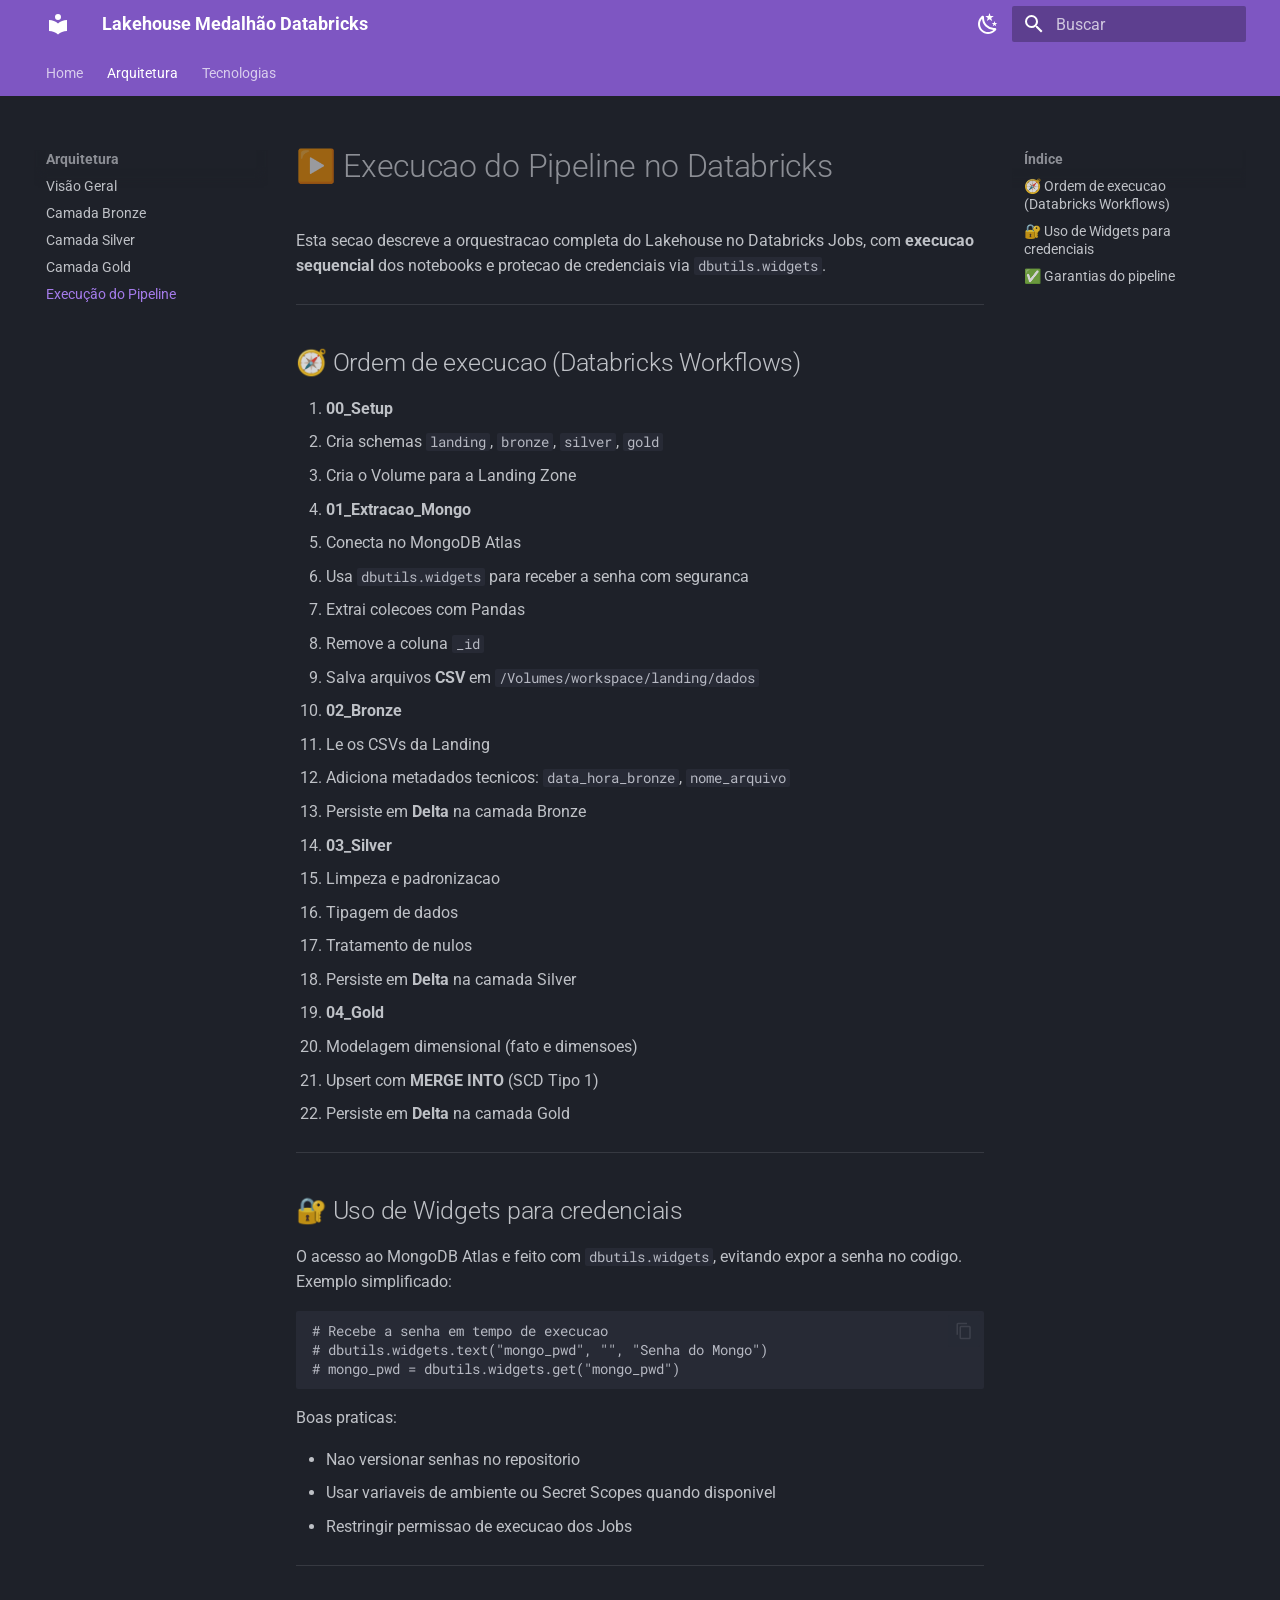
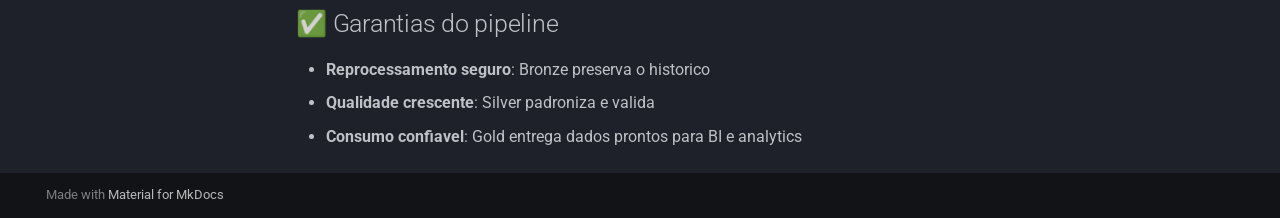
<file: execucao-pipeline/index.html>
<!doctype html>
<html lang="pt" class="no-js">
  <head>
    
      <meta charset="utf-8">
      <meta name="viewport" content="width=device-width,initial-scale=1">
      
      
      
      
        <link rel="prev" href="../gold/">
      
      
        <link rel="next" href="../databricks/">
      
      
        
      
      
      <link rel="icon" href="../assets/images/favicon.png">
      <meta name="generator" content="mkdocs-1.6.1, mkdocs-material-9.7.6">
    
    
      
        <title>Execução do Pipeline - Lakehouse Medalhão Databricks</title>
      
    
    
      <link rel="stylesheet" href="../assets/stylesheets/main.484c7ddc.min.css">
      
        
        <link rel="stylesheet" href="../assets/stylesheets/palette.ab4e12ef.min.css">
      
      


    
    
      
    
    
      
        
        
        <link rel="preconnect" href="https://fonts.gstatic.com" crossorigin>
        <link rel="stylesheet" href="https://fonts.googleapis.com/css?family=Roboto:300,300i,400,400i,700,700i%7CRoboto+Mono:400,400i,700,700i&display=fallback">
        <style>:root{--md-text-font:"Roboto";--md-code-font:"Roboto Mono"}</style>
      
    
    
    <script>__md_scope=new URL("..",location),__md_hash=e=>[...e].reduce(((e,_)=>(e<<5)-e+_.charCodeAt(0)),0),__md_get=(e,_=localStorage,t=__md_scope)=>JSON.parse(_.getItem(t.pathname+"."+e)),__md_set=(e,_,t=localStorage,a=__md_scope)=>{try{t.setItem(a.pathname+"."+e,JSON.stringify(_))}catch(e){}}</script>
    
      

    
    
  </head>
  
  
    
    
      
    
    
    
    
    <body dir="ltr" data-md-color-scheme="slate" data-md-color-primary="deep-purple" data-md-color-accent="cyan">
  
    
    <input class="md-toggle" data-md-toggle="drawer" type="checkbox" id="__drawer" autocomplete="off">
    <input class="md-toggle" data-md-toggle="search" type="checkbox" id="__search" autocomplete="off">
    <label class="md-overlay" for="__drawer"></label>
    <div data-md-component="skip">
      
        
        <a href="#execucao-do-pipeline-no-databricks" class="md-skip">
          Pular para conteúdo
        </a>
      
    </div>
    <div data-md-component="announce">
      
    </div>
    
    
      

<header class="md-header" data-md-component="header">
  <nav class="md-header__inner md-grid" aria-label="Cabeçalho">
    <a href=".." title="Lakehouse Medalhão Databricks" class="md-header__button md-logo" aria-label="Lakehouse Medalhão Databricks" data-md-component="logo">
      
  
  <svg xmlns="http://www.w3.org/2000/svg" viewBox="0 0 24 24"><path d="M12 8a3 3 0 0 0 3-3 3 3 0 0 0-3-3 3 3 0 0 0-3 3 3 3 0 0 0 3 3m0 3.54C9.64 9.35 6.5 8 3 8v11c3.5 0 6.64 1.35 9 3.54 2.36-2.19 5.5-3.54 9-3.54V8c-3.5 0-6.64 1.35-9 3.54"/></svg>

    </a>
    <label class="md-header__button md-icon" for="__drawer">
      
      <svg xmlns="http://www.w3.org/2000/svg" viewBox="0 0 24 24"><path d="M3 6h18v2H3zm0 5h18v2H3zm0 5h18v2H3z"/></svg>
    </label>
    <div class="md-header__title" data-md-component="header-title">
      <div class="md-header__ellipsis">
        <div class="md-header__topic">
          <span class="md-ellipsis">
            Lakehouse Medalhão Databricks
          </span>
        </div>
        <div class="md-header__topic" data-md-component="header-topic">
          <span class="md-ellipsis">
            
              Execução do Pipeline
            
          </span>
        </div>
      </div>
    </div>
    
      
        <form class="md-header__option" data-md-component="palette">
  
    
    
    
    <input class="md-option" data-md-color-media="" data-md-color-scheme="slate" data-md-color-primary="deep-purple" data-md-color-accent="cyan"  aria-label="Modo Escuro"  type="radio" name="__palette" id="__palette_0">
    
      <label class="md-header__button md-icon" title="Modo Escuro" for="__palette_1" hidden>
        <svg xmlns="http://www.w3.org/2000/svg" viewBox="0 0 24 24"><path d="m17.75 4.09-2.53 1.94.91 3.06-2.63-1.81-2.63 1.81.91-3.06-2.53-1.94L12.44 4l1.06-3 1.06 3zm3.5 6.91-1.64 1.25.59 1.98-1.7-1.17-1.7 1.17.59-1.98L15.75 11l2.06-.05L18.5 9l.69 1.95zm-2.28 4.95c.83-.08 1.72 1.1 1.19 1.85-.32.45-.66.87-1.08 1.27C15.17 23 8.84 23 4.94 19.07c-3.91-3.9-3.91-10.24 0-14.14.4-.4.82-.76 1.27-1.08.75-.53 1.93.36 1.85 1.19-.27 2.86.69 5.83 2.89 8.02a9.96 9.96 0 0 0 8.02 2.89m-1.64 2.02a12.08 12.08 0 0 1-7.8-3.47c-2.17-2.19-3.33-5-3.49-7.82-2.81 3.14-2.7 7.96.31 10.98 3.02 3.01 7.84 3.12 10.98.31"/></svg>
      </label>
    
  
    
    
    
    <input class="md-option" data-md-color-media="" data-md-color-scheme="default" data-md-color-primary="deep-purple" data-md-color-accent="cyan"  aria-label="Modo Claro"  type="radio" name="__palette" id="__palette_1">
    
      <label class="md-header__button md-icon" title="Modo Claro" for="__palette_0" hidden>
        <svg xmlns="http://www.w3.org/2000/svg" viewBox="0 0 24 24"><path d="M12 7a5 5 0 0 1 5 5 5 5 0 0 1-5 5 5 5 0 0 1-5-5 5 5 0 0 1 5-5m0 2a3 3 0 0 0-3 3 3 3 0 0 0 3 3 3 3 0 0 0 3-3 3 3 0 0 0-3-3m0-7 2.39 3.42C13.65 5.15 12.84 5 12 5s-1.65.15-2.39.42zM3.34 7l4.16-.35A7.2 7.2 0 0 0 5.94 8.5c-.44.74-.69 1.5-.83 2.29zm.02 10 1.76-3.77a7.131 7.131 0 0 0 2.38 4.14zM20.65 7l-1.77 3.79a7.02 7.02 0 0 0-2.38-4.15zm-.01 10-4.14.36c.59-.51 1.12-1.14 1.54-1.86.42-.73.69-1.5.83-2.29zM12 22l-2.41-3.44c.74.27 1.55.44 2.41.44.82 0 1.63-.17 2.37-.44z"/></svg>
      </label>
    
  
</form>
      
    
    
      <script>var palette=__md_get("__palette");if(palette&&palette.color){if("(prefers-color-scheme)"===palette.color.media){var media=matchMedia("(prefers-color-scheme: light)"),input=document.querySelector(media.matches?"[data-md-color-media='(prefers-color-scheme: light)']":"[data-md-color-media='(prefers-color-scheme: dark)']");palette.color.media=input.getAttribute("data-md-color-media"),palette.color.scheme=input.getAttribute("data-md-color-scheme"),palette.color.primary=input.getAttribute("data-md-color-primary"),palette.color.accent=input.getAttribute("data-md-color-accent")}for(var[key,value]of Object.entries(palette.color))document.body.setAttribute("data-md-color-"+key,value)}</script>
    
    
    
      
      
        <label class="md-header__button md-icon" for="__search">
          
          <svg xmlns="http://www.w3.org/2000/svg" viewBox="0 0 24 24"><path d="M9.5 3A6.5 6.5 0 0 1 16 9.5c0 1.61-.59 3.09-1.56 4.23l.27.27h.79l5 5-1.5 1.5-5-5v-.79l-.27-.27A6.52 6.52 0 0 1 9.5 16 6.5 6.5 0 0 1 3 9.5 6.5 6.5 0 0 1 9.5 3m0 2C7 5 5 7 5 9.5S7 14 9.5 14 14 12 14 9.5 12 5 9.5 5"/></svg>
        </label>
        <div class="md-search" data-md-component="search" role="dialog">
  <label class="md-search__overlay" for="__search"></label>
  <div class="md-search__inner" role="search">
    <form class="md-search__form" name="search">
      <input type="text" class="md-search__input" name="query" aria-label="Buscar" placeholder="Buscar" autocapitalize="off" autocorrect="off" autocomplete="off" spellcheck="false" data-md-component="search-query" required>
      <label class="md-search__icon md-icon" for="__search">
        
        <svg xmlns="http://www.w3.org/2000/svg" viewBox="0 0 24 24"><path d="M9.5 3A6.5 6.5 0 0 1 16 9.5c0 1.61-.59 3.09-1.56 4.23l.27.27h.79l5 5-1.5 1.5-5-5v-.79l-.27-.27A6.52 6.52 0 0 1 9.5 16 6.5 6.5 0 0 1 3 9.5 6.5 6.5 0 0 1 9.5 3m0 2C7 5 5 7 5 9.5S7 14 9.5 14 14 12 14 9.5 12 5 9.5 5"/></svg>
        
        <svg xmlns="http://www.w3.org/2000/svg" viewBox="0 0 24 24"><path d="M20 11v2H8l5.5 5.5-1.42 1.42L4.16 12l7.92-7.92L13.5 5.5 8 11z"/></svg>
      </label>
      <nav class="md-search__options" aria-label="Pesquisar">
        
        <button type="reset" class="md-search__icon md-icon" title="Limpar" aria-label="Limpar" tabindex="-1">
          
          <svg xmlns="http://www.w3.org/2000/svg" viewBox="0 0 24 24"><path d="M19 6.41 17.59 5 12 10.59 6.41 5 5 6.41 10.59 12 5 17.59 6.41 19 12 13.41 17.59 19 19 17.59 13.41 12z"/></svg>
        </button>
      </nav>
      
    </form>
    <div class="md-search__output">
      <div class="md-search__scrollwrap" tabindex="0" data-md-scrollfix>
        <div class="md-search-result" data-md-component="search-result">
          <div class="md-search-result__meta">
            Inicializando busca
          </div>
          <ol class="md-search-result__list" role="presentation"></ol>
        </div>
      </div>
    </div>
  </div>
</div>
      
    
    
  </nav>
  
</header>
    
    <div class="md-container" data-md-component="container">
      
      
        
          
            
<nav class="md-tabs" aria-label="Abas" data-md-component="tabs">
  <div class="md-grid">
    <ul class="md-tabs__list">
      
        
  
  
  
  
    <li class="md-tabs__item">
      <a href=".." class="md-tabs__link">
        
  
  
    
  
  Home

      </a>
    </li>
  

      
        
  
  
  
    
  
  
    
    
      <li class="md-tabs__item md-tabs__item--active">
        <a href="../arquitetura/" class="md-tabs__link">
          
  
  
  Arquitetura

        </a>
      </li>
    
  

      
        
  
  
  
  
    
    
      <li class="md-tabs__item">
        <a href="../databricks/" class="md-tabs__link">
          
  
  
  Tecnologias

        </a>
      </li>
    
  

      
    </ul>
  </div>
</nav>
          
        
      
      <main class="md-main" data-md-component="main">
        <div class="md-main__inner md-grid">
          
            
              
              <div class="md-sidebar md-sidebar--primary" data-md-component="sidebar" data-md-type="navigation" >
                <div class="md-sidebar__scrollwrap">
                  <div class="md-sidebar__inner">
                    


  


<nav class="md-nav md-nav--primary md-nav--lifted" aria-label="Navegação" data-md-level="0">
  <label class="md-nav__title" for="__drawer">
    <a href=".." title="Lakehouse Medalhão Databricks" class="md-nav__button md-logo" aria-label="Lakehouse Medalhão Databricks" data-md-component="logo">
      
  
  <svg xmlns="http://www.w3.org/2000/svg" viewBox="0 0 24 24"><path d="M12 8a3 3 0 0 0 3-3 3 3 0 0 0-3-3 3 3 0 0 0-3 3 3 3 0 0 0 3 3m0 3.54C9.64 9.35 6.5 8 3 8v11c3.5 0 6.64 1.35 9 3.54 2.36-2.19 5.5-3.54 9-3.54V8c-3.5 0-6.64 1.35-9 3.54"/></svg>

    </a>
    Lakehouse Medalhão Databricks
  </label>
  
  <ul class="md-nav__list" data-md-scrollfix>
    
      
      
  
  
  
  
    <li class="md-nav__item">
      <a href=".." class="md-nav__link">
        
  
  
  <span class="md-ellipsis">
    
  
    Home
  

    
  </span>
  
  

      </a>
    </li>
  

    
      
      
  
  
    
  
  
  
    
    
    
    
      
        
        
      
      
    
    
    <li class="md-nav__item md-nav__item--active md-nav__item--section md-nav__item--nested">
      
        
        
        <input class="md-nav__toggle md-toggle " type="checkbox" id="__nav_2" checked>
        
          
          <label class="md-nav__link" for="__nav_2" id="__nav_2_label" tabindex="">
            
  
  
  <span class="md-ellipsis">
    
  
    Arquitetura
  

    
  </span>
  
  

            <span class="md-nav__icon md-icon"></span>
          </label>
        
        <nav class="md-nav" data-md-level="1" aria-labelledby="__nav_2_label" aria-expanded="true">
          <label class="md-nav__title" for="__nav_2">
            <span class="md-nav__icon md-icon"></span>
            
  
    Arquitetura
  

          </label>
          <ul class="md-nav__list" data-md-scrollfix>
            
              
                
  
  
  
  
    <li class="md-nav__item">
      <a href="../arquitetura/" class="md-nav__link">
        
  
  
  <span class="md-ellipsis">
    
  
    Visão Geral
  

    
  </span>
  
  

      </a>
    </li>
  

              
            
              
                
  
  
  
  
    <li class="md-nav__item">
      <a href="../bronze/" class="md-nav__link">
        
  
  
  <span class="md-ellipsis">
    
  
    Camada Bronze
  

    
  </span>
  
  

      </a>
    </li>
  

              
            
              
                
  
  
  
  
    <li class="md-nav__item">
      <a href="../silver/" class="md-nav__link">
        
  
  
  <span class="md-ellipsis">
    
  
    Camada Silver
  

    
  </span>
  
  

      </a>
    </li>
  

              
            
              
                
  
  
  
  
    <li class="md-nav__item">
      <a href="../gold/" class="md-nav__link">
        
  
  
  <span class="md-ellipsis">
    
  
    Camada Gold
  

    
  </span>
  
  

      </a>
    </li>
  

              
            
              
                
  
  
    
  
  
  
    <li class="md-nav__item md-nav__item--active">
      
      <input class="md-nav__toggle md-toggle" type="checkbox" id="__toc">
      
      
        
      
      
        <label class="md-nav__link md-nav__link--active" for="__toc">
          
  
  
  <span class="md-ellipsis">
    
  
    Execução do Pipeline
  

    
  </span>
  
  

          <span class="md-nav__icon md-icon"></span>
        </label>
      
      <a href="./" class="md-nav__link md-nav__link--active">
        
  
  
  <span class="md-ellipsis">
    
  
    Execução do Pipeline
  

    
  </span>
  
  

      </a>
      
        

<nav class="md-nav md-nav--secondary" aria-label="Índice">
  
  
  
    
  
  
    <label class="md-nav__title" for="__toc">
      <span class="md-nav__icon md-icon"></span>
      Índice
    </label>
    <ul class="md-nav__list" data-md-component="toc" data-md-scrollfix>
      
        <li class="md-nav__item">
  <a href="#ordem-de-execucao-databricks-workflows" class="md-nav__link">
    <span class="md-ellipsis">
      
        🧭 Ordem de execucao (Databricks Workflows)
      
    </span>
  </a>
  
</li>
      
        <li class="md-nav__item">
  <a href="#uso-de-widgets-para-credenciais" class="md-nav__link">
    <span class="md-ellipsis">
      
        🔐 Uso de Widgets para credenciais
      
    </span>
  </a>
  
</li>
      
        <li class="md-nav__item">
  <a href="#garantias-do-pipeline" class="md-nav__link">
    <span class="md-ellipsis">
      
        ✅ Garantias do pipeline
      
    </span>
  </a>
  
</li>
      
    </ul>
  
</nav>
      
    </li>
  

              
            
          </ul>
        </nav>
      
    </li>
  

    
      
      
  
  
  
  
    
    
    
    
      
      
    
    
    <li class="md-nav__item md-nav__item--nested">
      
        
        
        <input class="md-nav__toggle md-toggle " type="checkbox" id="__nav_3" >
        
          
          <label class="md-nav__link" for="__nav_3" id="__nav_3_label" tabindex="0">
            
  
  
  <span class="md-ellipsis">
    
  
    Tecnologias
  

    
  </span>
  
  

            <span class="md-nav__icon md-icon"></span>
          </label>
        
        <nav class="md-nav" data-md-level="1" aria-labelledby="__nav_3_label" aria-expanded="false">
          <label class="md-nav__title" for="__nav_3">
            <span class="md-nav__icon md-icon"></span>
            
  
    Tecnologias
  

          </label>
          <ul class="md-nav__list" data-md-scrollfix>
            
              
                
  
  
  
  
    <li class="md-nav__item">
      <a href="../databricks/" class="md-nav__link">
        
  
  
  <span class="md-ellipsis">
    
  
    Databricks
  

    
  </span>
  
  

      </a>
    </li>
  

              
            
              
                
  
  
  
  
    <li class="md-nav__item">
      <a href="../delta-lake/" class="md-nav__link">
        
  
  
  <span class="md-ellipsis">
    
  
    Delta Lake
  

    
  </span>
  
  

      </a>
    </li>
  

              
            
          </ul>
        </nav>
      
    </li>
  

    
  </ul>
</nav>
                  </div>
                </div>
              </div>
            
            
              
              <div class="md-sidebar md-sidebar--secondary" data-md-component="sidebar" data-md-type="toc" >
                <div class="md-sidebar__scrollwrap">
                  <div class="md-sidebar__inner">
                    

<nav class="md-nav md-nav--secondary" aria-label="Índice">
  
  
  
    
  
  
    <label class="md-nav__title" for="__toc">
      <span class="md-nav__icon md-icon"></span>
      Índice
    </label>
    <ul class="md-nav__list" data-md-component="toc" data-md-scrollfix>
      
        <li class="md-nav__item">
  <a href="#ordem-de-execucao-databricks-workflows" class="md-nav__link">
    <span class="md-ellipsis">
      
        🧭 Ordem de execucao (Databricks Workflows)
      
    </span>
  </a>
  
</li>
      
        <li class="md-nav__item">
  <a href="#uso-de-widgets-para-credenciais" class="md-nav__link">
    <span class="md-ellipsis">
      
        🔐 Uso de Widgets para credenciais
      
    </span>
  </a>
  
</li>
      
        <li class="md-nav__item">
  <a href="#garantias-do-pipeline" class="md-nav__link">
    <span class="md-ellipsis">
      
        ✅ Garantias do pipeline
      
    </span>
  </a>
  
</li>
      
    </ul>
  
</nav>
                  </div>
                </div>
              </div>
            
          
          
            <div class="md-content" data-md-component="content">
              
              <article class="md-content__inner md-typeset">
                
                  



<h1 id="execucao-do-pipeline-no-databricks">▶️ Execucao do Pipeline no Databricks</h1>
<p>Esta secao descreve a orquestracao completa do Lakehouse no Databricks Jobs, com <strong>execucao sequencial</strong> dos notebooks e protecao de credenciais via <code>dbutils.widgets</code>.</p>
<hr />
<h2 id="ordem-de-execucao-databricks-workflows">🧭 Ordem de execucao (Databricks Workflows)</h2>
<ol>
<li><strong>00_Setup</strong></li>
<li>Cria schemas <code>landing</code>, <code>bronze</code>, <code>silver</code>, <code>gold</code></li>
<li>
<p>Cria o Volume para a Landing Zone</p>
</li>
<li>
<p><strong>01_Extracao_Mongo</strong></p>
</li>
<li>Conecta no MongoDB Atlas</li>
<li>Usa <code>dbutils.widgets</code> para receber a senha com seguranca</li>
<li>Extrai colecoes com Pandas</li>
<li>Remove a coluna <code>_id</code></li>
<li>
<p>Salva arquivos <strong>CSV</strong> em <code>/Volumes/workspace/landing/dados</code></p>
</li>
<li>
<p><strong>02_Bronze</strong></p>
</li>
<li>Le os CSVs da Landing</li>
<li>Adiciona metadados tecnicos: <code>data_hora_bronze</code>, <code>nome_arquivo</code></li>
<li>
<p>Persiste em <strong>Delta</strong> na camada Bronze</p>
</li>
<li>
<p><strong>03_Silver</strong></p>
</li>
<li>Limpeza e padronizacao</li>
<li>Tipagem de dados</li>
<li>Tratamento de nulos</li>
<li>
<p>Persiste em <strong>Delta</strong> na camada Silver</p>
</li>
<li>
<p><strong>04_Gold</strong></p>
</li>
<li>Modelagem dimensional (fato e dimensoes)</li>
<li>Upsert com <strong>MERGE INTO</strong> (SCD Tipo 1)</li>
<li>Persiste em <strong>Delta</strong> na camada Gold</li>
</ol>
<hr />
<h2 id="uso-de-widgets-para-credenciais">🔐 Uso de Widgets para credenciais</h2>
<p>O acesso ao MongoDB Atlas e feito com <code>dbutils.widgets</code>, evitando expor a senha no codigo. Exemplo simplificado:</p>
<pre><code class="language-python"># Recebe a senha em tempo de execucao
# dbutils.widgets.text(&quot;mongo_pwd&quot;, &quot;&quot;, &quot;Senha do Mongo&quot;)
# mongo_pwd = dbutils.widgets.get(&quot;mongo_pwd&quot;)
</code></pre>
<p>Boas praticas:</p>
<ul>
<li>Nao versionar senhas no repositorio</li>
<li>Usar variaveis de ambiente ou Secret Scopes quando disponivel</li>
<li>Restringir permissao de execucao dos Jobs</li>
</ul>
<hr />
<h2 id="garantias-do-pipeline">✅ Garantias do pipeline</h2>
<ul>
<li><strong>Reprocessamento seguro</strong>: Bronze preserva o historico</li>
<li><strong>Qualidade crescente</strong>: Silver padroniza e valida</li>
<li><strong>Consumo confiavel</strong>: Gold entrega dados prontos para BI e analytics</li>
</ul>












                
              </article>
            </div>
          
          
<script>var target=document.getElementById(location.hash.slice(1));target&&target.name&&(target.checked=target.name.startsWith("__tabbed_"))</script>
        </div>
        
      </main>
      
        <footer class="md-footer">
  
  <div class="md-footer-meta md-typeset">
    <div class="md-footer-meta__inner md-grid">
      <div class="md-copyright">
  
  
    Made with
    <a href="https://squidfunk.github.io/mkdocs-material/" target="_blank" rel="noopener">
      Material for MkDocs
    </a>
  
</div>
      
    </div>
  </div>
</footer>
      
    </div>
    <div class="md-dialog" data-md-component="dialog">
      <div class="md-dialog__inner md-typeset"></div>
    </div>
    
    
    
      
      
      <script id="__config" type="application/json">{"annotate": null, "base": "..", "features": ["navigation.tabs", "content.code.copy"], "search": "../assets/javascripts/workers/search.2c215733.min.js", "tags": null, "translations": {"clipboard.copied": "Copiado para \u00e1rea de transfer\u00eancia", "clipboard.copy": "Copiar para \u00e1rea de transfer\u00eancia", "search.result.more.one": "mais 1 nesta p\u00e1gina", "search.result.more.other": "# mais nesta p\u00e1gina", "search.result.none": "Nenhum documento encontrado", "search.result.one": "1 documento encontrado", "search.result.other": "# documentos encontrados", "search.result.placeholder": "Digite para iniciar a busca", "search.result.term.missing": "Ausente", "select.version": "Selecione a vers\u00e3o"}, "version": null}</script>
    
    
      <script src="../assets/javascripts/bundle.79ae519e.min.js"></script>
      
    
  </body>
</html>
</file>
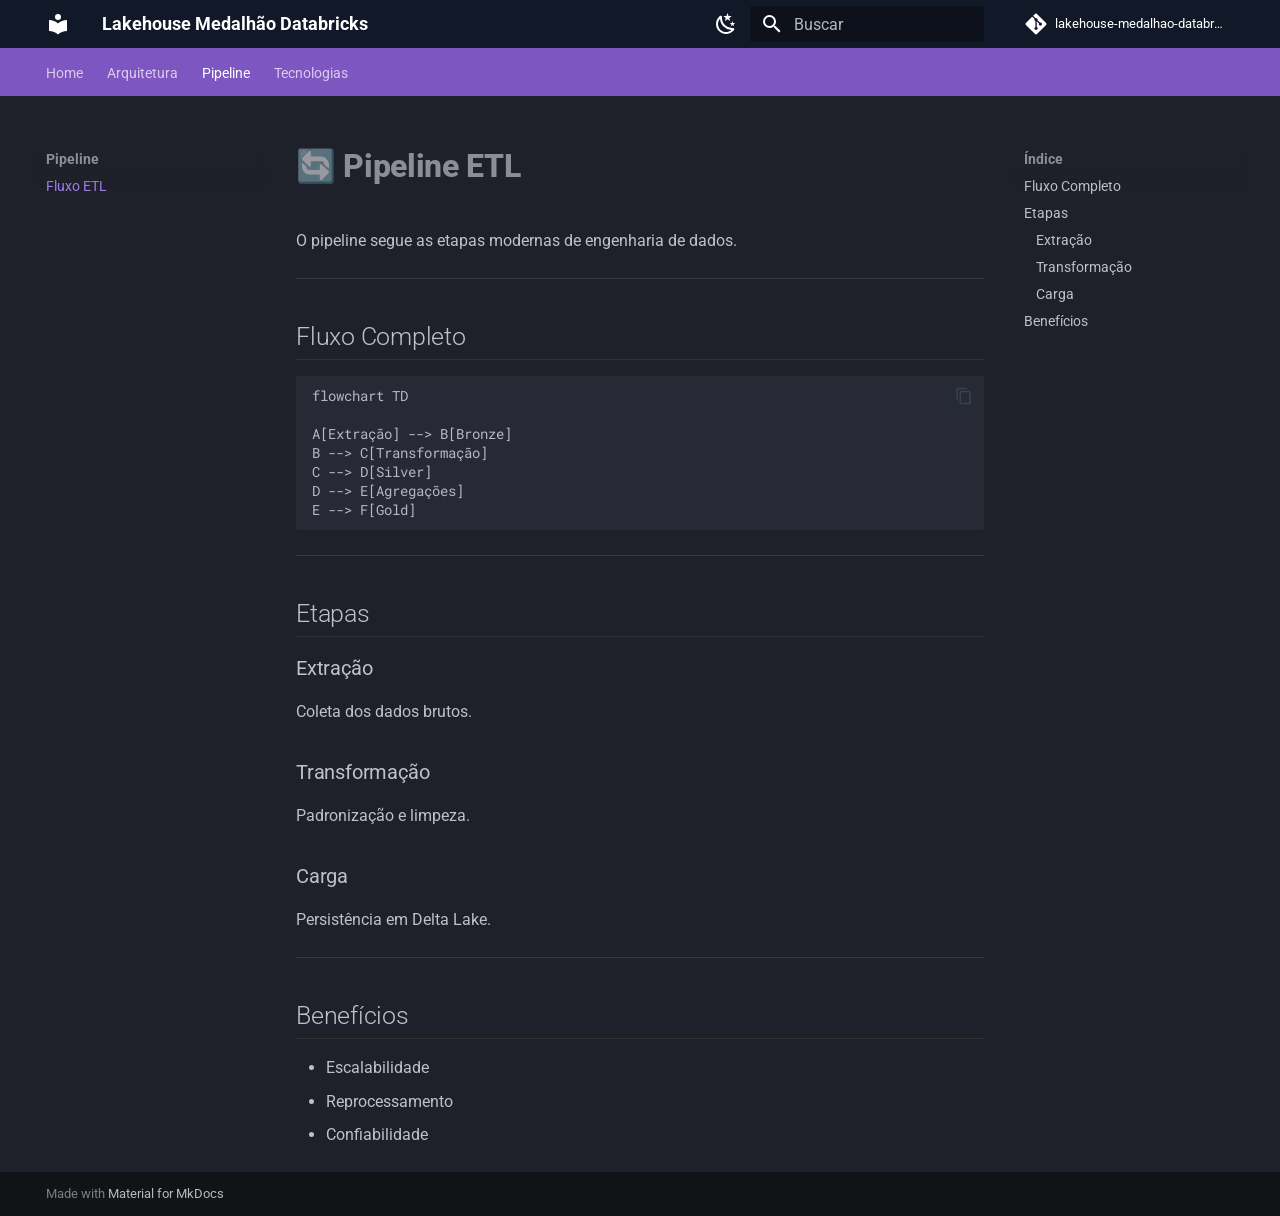
<file: pipeline/index.html>
<!doctype html>
<html lang="pt" class="no-js">
  <head>
    
      <meta charset="utf-8">
      <meta name="viewport" content="width=device-width,initial-scale=1">
      
        <meta name="description" content="Arquitetura Lakehouse com Databricks, Spark e Delta Lake">
      
      
        <meta name="author" content="Frank Cardoso Serrano, Gustavo Nunes Teixeira">
      
      
      
        <link rel="prev" href="../gold/">
      
      
        <link rel="next" href="../databricks/">
      
      
        
      
      
      <link rel="icon" href="../assets/images/favicon.png">
      <meta name="generator" content="mkdocs-1.6.1, mkdocs-material-9.7.6">
    
    
      
        <title>Fluxo ETL - Lakehouse Medalhão Databricks</title>
      
    
    
      <link rel="stylesheet" href="../assets/stylesheets/main.484c7ddc.min.css">
      
        
        <link rel="stylesheet" href="../assets/stylesheets/palette.ab4e12ef.min.css">
      
      


    
    
      
    
    
      
        
        
        <link rel="preconnect" href="https://fonts.gstatic.com" crossorigin>
        <link rel="stylesheet" href="https://fonts.googleapis.com/css?family=Roboto:300,300i,400,400i,700,700i%7CRoboto+Mono:400,400i,700,700i&display=fallback">
        <style>:root{--md-text-font:"Roboto";--md-code-font:"Roboto Mono"}</style>
      
    
    
      <link rel="stylesheet" href="../stylesheets/extra.css">
    
    <script>__md_scope=new URL("..",location),__md_hash=e=>[...e].reduce(((e,_)=>(e<<5)-e+_.charCodeAt(0)),0),__md_get=(e,_=localStorage,t=__md_scope)=>JSON.parse(_.getItem(t.pathname+"."+e)),__md_set=(e,_,t=localStorage,a=__md_scope)=>{try{t.setItem(a.pathname+"."+e,JSON.stringify(_))}catch(e){}}</script>
    
      

    
    
  </head>
  
  
    
    
      
    
    
    
    
    <body dir="ltr" data-md-color-scheme="slate" data-md-color-primary="deep-purple" data-md-color-accent="cyan">
  
    
    <input class="md-toggle" data-md-toggle="drawer" type="checkbox" id="__drawer" autocomplete="off">
    <input class="md-toggle" data-md-toggle="search" type="checkbox" id="__search" autocomplete="off">
    <label class="md-overlay" for="__drawer"></label>
    <div data-md-component="skip">
      
        
        <a href="#pipeline-etl" class="md-skip">
          Pular para conteúdo
        </a>
      
    </div>
    <div data-md-component="announce">
      
    </div>
    
    
      

<header class="md-header" data-md-component="header">
  <nav class="md-header__inner md-grid" aria-label="Cabeçalho">
    <a href=".." title="Lakehouse Medalhão Databricks" class="md-header__button md-logo" aria-label="Lakehouse Medalhão Databricks" data-md-component="logo">
      
  
  <svg xmlns="http://www.w3.org/2000/svg" viewBox="0 0 24 24"><path d="M12 8a3 3 0 0 0 3-3 3 3 0 0 0-3-3 3 3 0 0 0-3 3 3 3 0 0 0 3 3m0 3.54C9.64 9.35 6.5 8 3 8v11c3.5 0 6.64 1.35 9 3.54 2.36-2.19 5.5-3.54 9-3.54V8c-3.5 0-6.64 1.35-9 3.54"/></svg>

    </a>
    <label class="md-header__button md-icon" for="__drawer">
      
      <svg xmlns="http://www.w3.org/2000/svg" viewBox="0 0 24 24"><path d="M3 6h18v2H3zm0 5h18v2H3zm0 5h18v2H3z"/></svg>
    </label>
    <div class="md-header__title" data-md-component="header-title">
      <div class="md-header__ellipsis">
        <div class="md-header__topic">
          <span class="md-ellipsis">
            Lakehouse Medalhão Databricks
          </span>
        </div>
        <div class="md-header__topic" data-md-component="header-topic">
          <span class="md-ellipsis">
            
              Fluxo ETL
            
          </span>
        </div>
      </div>
    </div>
    
      
        <form class="md-header__option" data-md-component="palette">
  
    
    
    
    <input class="md-option" data-md-color-media="" data-md-color-scheme="slate" data-md-color-primary="deep-purple" data-md-color-accent="cyan"  aria-label="Dark mode"  type="radio" name="__palette" id="__palette_0">
    
      <label class="md-header__button md-icon" title="Dark mode" for="__palette_1" hidden>
        <svg xmlns="http://www.w3.org/2000/svg" viewBox="0 0 24 24"><path d="m17.75 4.09-2.53 1.94.91 3.06-2.63-1.81-2.63 1.81.91-3.06-2.53-1.94L12.44 4l1.06-3 1.06 3zm3.5 6.91-1.64 1.25.59 1.98-1.7-1.17-1.7 1.17.59-1.98L15.75 11l2.06-.05L18.5 9l.69 1.95zm-2.28 4.95c.83-.08 1.72 1.1 1.19 1.85-.32.45-.66.87-1.08 1.27C15.17 23 8.84 23 4.94 19.07c-3.91-3.9-3.91-10.24 0-14.14.4-.4.82-.76 1.27-1.08.75-.53 1.93.36 1.85 1.19-.27 2.86.69 5.83 2.89 8.02a9.96 9.96 0 0 0 8.02 2.89m-1.64 2.02a12.08 12.08 0 0 1-7.8-3.47c-2.17-2.19-3.33-5-3.49-7.82-2.81 3.14-2.7 7.96.31 10.98 3.02 3.01 7.84 3.12 10.98.31"/></svg>
      </label>
    
  
    
    
    
    <input class="md-option" data-md-color-media="" data-md-color-scheme="default" data-md-color-primary="deep-purple" data-md-color-accent="cyan"  aria-label="Light mode"  type="radio" name="__palette" id="__palette_1">
    
      <label class="md-header__button md-icon" title="Light mode" for="__palette_0" hidden>
        <svg xmlns="http://www.w3.org/2000/svg" viewBox="0 0 24 24"><path d="M12 7a5 5 0 0 1 5 5 5 5 0 0 1-5 5 5 5 0 0 1-5-5 5 5 0 0 1 5-5m0 2a3 3 0 0 0-3 3 3 3 0 0 0 3 3 3 3 0 0 0 3-3 3 3 0 0 0-3-3m0-7 2.39 3.42C13.65 5.15 12.84 5 12 5s-1.65.15-2.39.42zM3.34 7l4.16-.35A7.2 7.2 0 0 0 5.94 8.5c-.44.74-.69 1.5-.83 2.29zm.02 10 1.76-3.77a7.131 7.131 0 0 0 2.38 4.14zM20.65 7l-1.77 3.79a7.02 7.02 0 0 0-2.38-4.15zm-.01 10-4.14.36c.59-.51 1.12-1.14 1.54-1.86.42-.73.69-1.5.83-2.29zM12 22l-2.41-3.44c.74.27 1.55.44 2.41.44.82 0 1.63-.17 2.37-.44z"/></svg>
      </label>
    
  
</form>
      
    
    
      <script>var palette=__md_get("__palette");if(palette&&palette.color){if("(prefers-color-scheme)"===palette.color.media){var media=matchMedia("(prefers-color-scheme: light)"),input=document.querySelector(media.matches?"[data-md-color-media='(prefers-color-scheme: light)']":"[data-md-color-media='(prefers-color-scheme: dark)']");palette.color.media=input.getAttribute("data-md-color-media"),palette.color.scheme=input.getAttribute("data-md-color-scheme"),palette.color.primary=input.getAttribute("data-md-color-primary"),palette.color.accent=input.getAttribute("data-md-color-accent")}for(var[key,value]of Object.entries(palette.color))document.body.setAttribute("data-md-color-"+key,value)}</script>
    
    
    
      
      
        <label class="md-header__button md-icon" for="__search">
          
          <svg xmlns="http://www.w3.org/2000/svg" viewBox="0 0 24 24"><path d="M9.5 3A6.5 6.5 0 0 1 16 9.5c0 1.61-.59 3.09-1.56 4.23l.27.27h.79l5 5-1.5 1.5-5-5v-.79l-.27-.27A6.52 6.52 0 0 1 9.5 16 6.5 6.5 0 0 1 3 9.5 6.5 6.5 0 0 1 9.5 3m0 2C7 5 5 7 5 9.5S7 14 9.5 14 14 12 14 9.5 12 5 9.5 5"/></svg>
        </label>
        <div class="md-search" data-md-component="search" role="dialog">
  <label class="md-search__overlay" for="__search"></label>
  <div class="md-search__inner" role="search">
    <form class="md-search__form" name="search">
      <input type="text" class="md-search__input" name="query" aria-label="Buscar" placeholder="Buscar" autocapitalize="off" autocorrect="off" autocomplete="off" spellcheck="false" data-md-component="search-query" required>
      <label class="md-search__icon md-icon" for="__search">
        
        <svg xmlns="http://www.w3.org/2000/svg" viewBox="0 0 24 24"><path d="M9.5 3A6.5 6.5 0 0 1 16 9.5c0 1.61-.59 3.09-1.56 4.23l.27.27h.79l5 5-1.5 1.5-5-5v-.79l-.27-.27A6.52 6.52 0 0 1 9.5 16 6.5 6.5 0 0 1 3 9.5 6.5 6.5 0 0 1 9.5 3m0 2C7 5 5 7 5 9.5S7 14 9.5 14 14 12 14 9.5 12 5 9.5 5"/></svg>
        
        <svg xmlns="http://www.w3.org/2000/svg" viewBox="0 0 24 24"><path d="M20 11v2H8l5.5 5.5-1.42 1.42L4.16 12l7.92-7.92L13.5 5.5 8 11z"/></svg>
      </label>
      <nav class="md-search__options" aria-label="Pesquisar">
        
          <a href="javascript:void(0)" class="md-search__icon md-icon" title="Compartilhar" aria-label="Compartilhar" data-clipboard data-clipboard-text="" data-md-component="search-share" tabindex="-1">
            
            <svg xmlns="http://www.w3.org/2000/svg" viewBox="0 0 24 24"><path d="M18 16.08c-.76 0-1.44.3-1.96.77L8.91 12.7c.05-.23.09-.46.09-.7s-.04-.47-.09-.7l7.05-4.11c.54.5 1.25.81 2.04.81a3 3 0 0 0 3-3 3 3 0 0 0-3-3 3 3 0 0 0-3 3c0 .24.04.47.09.7L8.04 9.81C7.5 9.31 6.79 9 6 9a3 3 0 0 0-3 3 3 3 0 0 0 3 3c.79 0 1.5-.31 2.04-.81l7.12 4.15c-.05.21-.08.43-.08.66 0 1.61 1.31 2.91 2.92 2.91s2.92-1.3 2.92-2.91A2.92 2.92 0 0 0 18 16.08"/></svg>
          </a>
        
        <button type="reset" class="md-search__icon md-icon" title="Limpar" aria-label="Limpar" tabindex="-1">
          
          <svg xmlns="http://www.w3.org/2000/svg" viewBox="0 0 24 24"><path d="M19 6.41 17.59 5 12 10.59 6.41 5 5 6.41 10.59 12 5 17.59 6.41 19 12 13.41 17.59 19 19 17.59 13.41 12z"/></svg>
        </button>
      </nav>
      
    </form>
    <div class="md-search__output">
      <div class="md-search__scrollwrap" tabindex="0" data-md-scrollfix>
        <div class="md-search-result" data-md-component="search-result">
          <div class="md-search-result__meta">
            Inicializando busca
          </div>
          <ol class="md-search-result__list" role="presentation"></ol>
        </div>
      </div>
    </div>
  </div>
</div>
      
    
    
      <div class="md-header__source">
        <a href="https://github.com/frank-cardoso/lakehouse-medalhao-databricks" title="Ir para repositório" class="md-source" data-md-component="source">
  <div class="md-source__icon md-icon">
    
    <svg xmlns="http://www.w3.org/2000/svg" viewBox="0 0 448 512"><!--! Font Awesome Free 7.1.0 by @fontawesome - https://fontawesome.com License - https://fontawesome.com/license/free (Icons: CC BY 4.0, Fonts: SIL OFL 1.1, Code: MIT License) Copyright 2025 Fonticons, Inc.--><path d="M439.6 236.1 244 40.5c-5.4-5.5-12.8-8.5-20.4-8.5s-15 3-20.4 8.4L162.5 81l51.5 51.5c27.1-9.1 52.7 16.8 43.4 43.7l49.7 49.7c34.2-11.8 61.2 31 35.5 56.7-26.5 26.5-70.2-2.9-56-37.3L240.3 199v121.9c25.3 12.5 22.3 41.8 9.1 55-6.4 6.4-15.2 10.1-24.3 10.1s-17.8-3.6-24.3-10.1c-17.6-17.6-11.1-46.9 11.2-56v-123c-20.8-8.5-24.6-30.7-18.6-45L142.6 101 8.5 235.1C3 240.6 0 247.9 0 255.5s3 15 8.5 20.4l195.6 195.7c5.4 5.4 12.7 8.4 20.4 8.4s15-3 20.4-8.4l194.7-194.7c5.4-5.4 8.4-12.8 8.4-20.4s-3-15-8.4-20.4"/></svg>
  </div>
  <div class="md-source__repository">
    lakehouse-medalhao-databricks
  </div>
</a>
      </div>
    
  </nav>
  
</header>
    
    <div class="md-container" data-md-component="container">
      
      
        
          
            
<nav class="md-tabs" aria-label="Abas" data-md-component="tabs">
  <div class="md-grid">
    <ul class="md-tabs__list">
      
        
  
  
  
  
    <li class="md-tabs__item">
      <a href=".." class="md-tabs__link">
        
  
  
    
  
  Home

      </a>
    </li>
  

      
        
  
  
  
  
    
    
      <li class="md-tabs__item">
        <a href="../arquitetura/" class="md-tabs__link">
          
  
  
  Arquitetura

        </a>
      </li>
    
  

      
        
  
  
  
    
  
  
    
    
      <li class="md-tabs__item md-tabs__item--active">
        <a href="./" class="md-tabs__link">
          
  
  
  Pipeline

        </a>
      </li>
    
  

      
        
  
  
  
  
    
    
      <li class="md-tabs__item">
        <a href="../databricks/" class="md-tabs__link">
          
  
  
  Tecnologias

        </a>
      </li>
    
  

      
    </ul>
  </div>
</nav>
          
        
      
      <main class="md-main" data-md-component="main">
        <div class="md-main__inner md-grid">
          
            
              
              <div class="md-sidebar md-sidebar--primary" data-md-component="sidebar" data-md-type="navigation" >
                <div class="md-sidebar__scrollwrap">
                  <div class="md-sidebar__inner">
                    


  


<nav class="md-nav md-nav--primary md-nav--lifted" aria-label="Navegação" data-md-level="0">
  <label class="md-nav__title" for="__drawer">
    <a href=".." title="Lakehouse Medalhão Databricks" class="md-nav__button md-logo" aria-label="Lakehouse Medalhão Databricks" data-md-component="logo">
      
  
  <svg xmlns="http://www.w3.org/2000/svg" viewBox="0 0 24 24"><path d="M12 8a3 3 0 0 0 3-3 3 3 0 0 0-3-3 3 3 0 0 0-3 3 3 3 0 0 0 3 3m0 3.54C9.64 9.35 6.5 8 3 8v11c3.5 0 6.64 1.35 9 3.54 2.36-2.19 5.5-3.54 9-3.54V8c-3.5 0-6.64 1.35-9 3.54"/></svg>

    </a>
    Lakehouse Medalhão Databricks
  </label>
  
    <div class="md-nav__source">
      <a href="https://github.com/frank-cardoso/lakehouse-medalhao-databricks" title="Ir para repositório" class="md-source" data-md-component="source">
  <div class="md-source__icon md-icon">
    
    <svg xmlns="http://www.w3.org/2000/svg" viewBox="0 0 448 512"><!--! Font Awesome Free 7.1.0 by @fontawesome - https://fontawesome.com License - https://fontawesome.com/license/free (Icons: CC BY 4.0, Fonts: SIL OFL 1.1, Code: MIT License) Copyright 2025 Fonticons, Inc.--><path d="M439.6 236.1 244 40.5c-5.4-5.5-12.8-8.5-20.4-8.5s-15 3-20.4 8.4L162.5 81l51.5 51.5c27.1-9.1 52.7 16.8 43.4 43.7l49.7 49.7c34.2-11.8 61.2 31 35.5 56.7-26.5 26.5-70.2-2.9-56-37.3L240.3 199v121.9c25.3 12.5 22.3 41.8 9.1 55-6.4 6.4-15.2 10.1-24.3 10.1s-17.8-3.6-24.3-10.1c-17.6-17.6-11.1-46.9 11.2-56v-123c-20.8-8.5-24.6-30.7-18.6-45L142.6 101 8.5 235.1C3 240.6 0 247.9 0 255.5s3 15 8.5 20.4l195.6 195.7c5.4 5.4 12.7 8.4 20.4 8.4s15-3 20.4-8.4l194.7-194.7c5.4-5.4 8.4-12.8 8.4-20.4s-3-15-8.4-20.4"/></svg>
  </div>
  <div class="md-source__repository">
    lakehouse-medalhao-databricks
  </div>
</a>
    </div>
  
  <ul class="md-nav__list" data-md-scrollfix>
    
      
      
  
  
  
  
    <li class="md-nav__item">
      <a href=".." class="md-nav__link">
        
  
  
  <span class="md-ellipsis">
    
  
    Home
  

    
  </span>
  
  

      </a>
    </li>
  

    
      
      
  
  
  
  
    
    
    
    
      
      
        
      
    
    
    <li class="md-nav__item md-nav__item--nested">
      
        
        
          
        
        <input class="md-nav__toggle md-toggle md-toggle--indeterminate" type="checkbox" id="__nav_2" >
        
          
          <label class="md-nav__link" for="__nav_2" id="__nav_2_label" tabindex="0">
            
  
  
  <span class="md-ellipsis">
    
  
    Arquitetura
  

    
  </span>
  
  

            <span class="md-nav__icon md-icon"></span>
          </label>
        
        <nav class="md-nav" data-md-level="1" aria-labelledby="__nav_2_label" aria-expanded="false">
          <label class="md-nav__title" for="__nav_2">
            <span class="md-nav__icon md-icon"></span>
            
  
    Arquitetura
  

          </label>
          <ul class="md-nav__list" data-md-scrollfix>
            
              
                
  
  
  
  
    <li class="md-nav__item">
      <a href="../arquitetura/" class="md-nav__link">
        
  
  
  <span class="md-ellipsis">
    
  
    Visão Geral
  

    
  </span>
  
  

      </a>
    </li>
  

              
            
              
                
  
  
  
  
    <li class="md-nav__item">
      <a href="../bronze/" class="md-nav__link">
        
  
  
  <span class="md-ellipsis">
    
  
    Bronze Layer
  

    
  </span>
  
  

      </a>
    </li>
  

              
            
              
                
  
  
  
  
    <li class="md-nav__item">
      <a href="../silver/" class="md-nav__link">
        
  
  
  <span class="md-ellipsis">
    
  
    Silver Layer
  

    
  </span>
  
  

      </a>
    </li>
  

              
            
              
                
  
  
  
  
    <li class="md-nav__item">
      <a href="../gold/" class="md-nav__link">
        
  
  
  <span class="md-ellipsis">
    
  
    Gold Layer
  

    
  </span>
  
  

      </a>
    </li>
  

              
            
          </ul>
        </nav>
      
    </li>
  

    
      
      
  
  
    
  
  
  
    
    
    
    
      
        
        
      
      
        
      
    
    
    <li class="md-nav__item md-nav__item--active md-nav__item--section md-nav__item--nested">
      
        
        
        <input class="md-nav__toggle md-toggle " type="checkbox" id="__nav_3" checked>
        
          
          <label class="md-nav__link" for="__nav_3" id="__nav_3_label" tabindex="">
            
  
  
  <span class="md-ellipsis">
    
  
    Pipeline
  

    
  </span>
  
  

            <span class="md-nav__icon md-icon"></span>
          </label>
        
        <nav class="md-nav" data-md-level="1" aria-labelledby="__nav_3_label" aria-expanded="true">
          <label class="md-nav__title" for="__nav_3">
            <span class="md-nav__icon md-icon"></span>
            
  
    Pipeline
  

          </label>
          <ul class="md-nav__list" data-md-scrollfix>
            
              
                
  
  
    
  
  
  
    <li class="md-nav__item md-nav__item--active">
      
      <input class="md-nav__toggle md-toggle" type="checkbox" id="__toc">
      
      
        
      
      
        <label class="md-nav__link md-nav__link--active" for="__toc">
          
  
  
  <span class="md-ellipsis">
    
  
    Fluxo ETL
  

    
  </span>
  
  

          <span class="md-nav__icon md-icon"></span>
        </label>
      
      <a href="./" class="md-nav__link md-nav__link--active">
        
  
  
  <span class="md-ellipsis">
    
  
    Fluxo ETL
  

    
  </span>
  
  

      </a>
      
        

<nav class="md-nav md-nav--secondary" aria-label="Índice">
  
  
  
    
  
  
    <label class="md-nav__title" for="__toc">
      <span class="md-nav__icon md-icon"></span>
      Índice
    </label>
    <ul class="md-nav__list" data-md-component="toc" data-md-scrollfix>
      
        <li class="md-nav__item">
  <a href="#fluxo-completo" class="md-nav__link">
    <span class="md-ellipsis">
      
        Fluxo Completo
      
    </span>
  </a>
  
</li>
      
        <li class="md-nav__item">
  <a href="#etapas" class="md-nav__link">
    <span class="md-ellipsis">
      
        Etapas
      
    </span>
  </a>
  
    <nav class="md-nav" aria-label="Etapas">
      <ul class="md-nav__list">
        
          <li class="md-nav__item">
  <a href="#extracao" class="md-nav__link">
    <span class="md-ellipsis">
      
        Extração
      
    </span>
  </a>
  
</li>
        
          <li class="md-nav__item">
  <a href="#transformacao" class="md-nav__link">
    <span class="md-ellipsis">
      
        Transformação
      
    </span>
  </a>
  
</li>
        
          <li class="md-nav__item">
  <a href="#carga" class="md-nav__link">
    <span class="md-ellipsis">
      
        Carga
      
    </span>
  </a>
  
</li>
        
      </ul>
    </nav>
  
</li>
      
        <li class="md-nav__item">
  <a href="#beneficios" class="md-nav__link">
    <span class="md-ellipsis">
      
        Benefícios
      
    </span>
  </a>
  
</li>
      
    </ul>
  
</nav>
      
    </li>
  

              
            
          </ul>
        </nav>
      
    </li>
  

    
      
      
  
  
  
  
    
    
    
    
      
      
        
      
    
    
    <li class="md-nav__item md-nav__item--nested">
      
        
        
          
        
        <input class="md-nav__toggle md-toggle md-toggle--indeterminate" type="checkbox" id="__nav_4" >
        
          
          <label class="md-nav__link" for="__nav_4" id="__nav_4_label" tabindex="0">
            
  
  
  <span class="md-ellipsis">
    
  
    Tecnologias
  

    
  </span>
  
  

            <span class="md-nav__icon md-icon"></span>
          </label>
        
        <nav class="md-nav" data-md-level="1" aria-labelledby="__nav_4_label" aria-expanded="false">
          <label class="md-nav__title" for="__nav_4">
            <span class="md-nav__icon md-icon"></span>
            
  
    Tecnologias
  

          </label>
          <ul class="md-nav__list" data-md-scrollfix>
            
              
                
  
  
  
  
    <li class="md-nav__item">
      <a href="../databricks/" class="md-nav__link">
        
  
  
  <span class="md-ellipsis">
    
  
    Databricks
  

    
  </span>
  
  

      </a>
    </li>
  

              
            
              
                
  
  
  
  
    <li class="md-nav__item">
      <a href="../delta-lake/" class="md-nav__link">
        
  
  
  <span class="md-ellipsis">
    
  
    Delta Lake
  

    
  </span>
  
  

      </a>
    </li>
  

              
            
          </ul>
        </nav>
      
    </li>
  

    
  </ul>
</nav>
                  </div>
                </div>
              </div>
            
            
              
              <div class="md-sidebar md-sidebar--secondary" data-md-component="sidebar" data-md-type="toc" >
                <div class="md-sidebar__scrollwrap">
                  <div class="md-sidebar__inner">
                    

<nav class="md-nav md-nav--secondary" aria-label="Índice">
  
  
  
    
  
  
    <label class="md-nav__title" for="__toc">
      <span class="md-nav__icon md-icon"></span>
      Índice
    </label>
    <ul class="md-nav__list" data-md-component="toc" data-md-scrollfix>
      
        <li class="md-nav__item">
  <a href="#fluxo-completo" class="md-nav__link">
    <span class="md-ellipsis">
      
        Fluxo Completo
      
    </span>
  </a>
  
</li>
      
        <li class="md-nav__item">
  <a href="#etapas" class="md-nav__link">
    <span class="md-ellipsis">
      
        Etapas
      
    </span>
  </a>
  
    <nav class="md-nav" aria-label="Etapas">
      <ul class="md-nav__list">
        
          <li class="md-nav__item">
  <a href="#extracao" class="md-nav__link">
    <span class="md-ellipsis">
      
        Extração
      
    </span>
  </a>
  
</li>
        
          <li class="md-nav__item">
  <a href="#transformacao" class="md-nav__link">
    <span class="md-ellipsis">
      
        Transformação
      
    </span>
  </a>
  
</li>
        
          <li class="md-nav__item">
  <a href="#carga" class="md-nav__link">
    <span class="md-ellipsis">
      
        Carga
      
    </span>
  </a>
  
</li>
        
      </ul>
    </nav>
  
</li>
      
        <li class="md-nav__item">
  <a href="#beneficios" class="md-nav__link">
    <span class="md-ellipsis">
      
        Benefícios
      
    </span>
  </a>
  
</li>
      
    </ul>
  
</nav>
                  </div>
                </div>
              </div>
            
          
          
            <div class="md-content" data-md-component="content">
              
              <article class="md-content__inner md-typeset">
                
                  


  
  


<h1 id="pipeline-etl">🔄 Pipeline ETL</h1>
<p>O pipeline segue as etapas modernas de engenharia de dados.</p>
<hr />
<h2 id="fluxo-completo">Fluxo Completo</h2>
<div class="highlight"><pre><span></span><code>flowchart TD

A[Extração] --&gt; B[Bronze]
B --&gt; C[Transformação]
C --&gt; D[Silver]
D --&gt; E[Agregações]
E --&gt; F[Gold]
</code></pre></div>
<hr />
<h2 id="etapas">Etapas</h2>
<h3 id="extracao">Extração</h3>
<p>Coleta dos dados brutos.</p>
<h3 id="transformacao">Transformação</h3>
<p>Padronização e limpeza.</p>
<h3 id="carga">Carga</h3>
<p>Persistência em Delta Lake.</p>
<hr />
<h2 id="beneficios">Benefícios</h2>
<ul>
<li>Escalabilidade</li>
<li>Reprocessamento</li>
<li>Confiabilidade</li>
</ul>












                
              </article>
            </div>
          
          
  <script>var tabs=__md_get("__tabs");if(Array.isArray(tabs))e:for(var set of document.querySelectorAll(".tabbed-set")){var labels=set.querySelector(".tabbed-labels");for(var tab of tabs)for(var label of labels.getElementsByTagName("label"))if(label.innerText.trim()===tab){var input=document.getElementById(label.htmlFor);input.checked=!0;continue e}}</script>

<script>var target=document.getElementById(location.hash.slice(1));target&&target.name&&(target.checked=target.name.startsWith("__tabbed_"))</script>
        </div>
        
          <button type="button" class="md-top md-icon" data-md-component="top" hidden>
  
  <svg xmlns="http://www.w3.org/2000/svg" viewBox="0 0 24 24"><path d="M13 20h-2V8l-5.5 5.5-1.42-1.42L12 4.16l7.92 7.92-1.42 1.42L13 8z"/></svg>
  Voltar para o topo
</button>
        
      </main>
      
        <footer class="md-footer">
  
  <div class="md-footer-meta md-typeset">
    <div class="md-footer-meta__inner md-grid">
      <div class="md-copyright">
  
  
    Made with
    <a href="https://squidfunk.github.io/mkdocs-material/" target="_blank" rel="noopener">
      Material for MkDocs
    </a>
  
</div>
      
    </div>
  </div>
</footer>
      
    </div>
    <div class="md-dialog" data-md-component="dialog">
      <div class="md-dialog__inner md-typeset"></div>
    </div>
    
    
    
      
      
      <script id="__config" type="application/json">{"annotate": null, "base": "..", "features": ["navigation.tabs", "navigation.sections", "navigation.expand", "navigation.top", "search.highlight", "search.share", "content.code.copy", "content.tabs.link"], "search": "../assets/javascripts/workers/search.2c215733.min.js", "tags": null, "translations": {"clipboard.copied": "Copiado para \u00e1rea de transfer\u00eancia", "clipboard.copy": "Copiar para \u00e1rea de transfer\u00eancia", "search.result.more.one": "mais 1 nesta p\u00e1gina", "search.result.more.other": "# mais nesta p\u00e1gina", "search.result.none": "Nenhum documento encontrado", "search.result.one": "1 documento encontrado", "search.result.other": "# documentos encontrados", "search.result.placeholder": "Digite para iniciar a busca", "search.result.term.missing": "Ausente", "select.version": "Selecione a vers\u00e3o"}, "version": null}</script>
    
    
      <script src="../assets/javascripts/bundle.79ae519e.min.js"></script>
      
    
  </body>
</html>
</file>
<file: stylesheets/extra.css>
.md-header {
    background-color: #111827;
}

.md-typeset h1 {
    font-weight: 800;
}

.md-typeset h2 {
    border-bottom: 1px solid #333;
    padding-bottom: 5px;
}

.md-content__button {
    display: none;
}
</file>
<file: assets/stylesheets/main.484c7ddc.min.css>
@charset "UTF-8";html{-webkit-text-size-adjust:none;-moz-text-size-adjust:none;text-size-adjust:none;box-sizing:border-box}*,:after,:before{box-sizing:inherit}@media (prefers-reduced-motion){*,:after,:before{transition:none!important}}body{margin:0}a,button,input,label{-webkit-tap-highlight-color:transparent}a{color:inherit;text-decoration:none}hr{border:0;box-sizing:initial;display:block;height:.05rem;overflow:visible;padding:0}small{font-size:80%}sub,sup{line-height:1em}img{border-style:none}table{border-collapse:initial;border-spacing:0}td,th{font-weight:400;vertical-align:top}button{background:#0000;border:0;font-family:inherit;font-size:inherit;margin:0;padding:0}input{border:0;outline:none}:root{--md-primary-fg-color:#4051b5;--md-primary-fg-color--light:#5d6cc0;--md-primary-fg-color--dark:#303fa1;--md-primary-bg-color:#fff;--md-primary-bg-color--light:#ffffffb3;--md-accent-fg-color:#526cfe;--md-accent-fg-color--transparent:#526cfe1a;--md-accent-bg-color:#fff;--md-accent-bg-color--light:#ffffffb3}[data-md-color-scheme=default]{color-scheme:light}[data-md-color-scheme=default] img[src$="#gh-dark-mode-only"],[data-md-color-scheme=default] img[src$="#only-dark"]{display:none}:root,[data-md-color-scheme=default]{--md-hue:225deg;--md-default-fg-color:#000000de;--md-default-fg-color--light:#0000008a;--md-default-fg-color--lighter:#00000052;--md-default-fg-color--lightest:#00000012;--md-default-bg-color:#fff;--md-default-bg-color--light:#ffffffb3;--md-default-bg-color--lighter:#ffffff4d;--md-default-bg-color--lightest:#ffffff1f;--md-code-fg-color:#36464e;--md-code-bg-color:#f5f5f5;--md-code-bg-color--light:#f5f5f5b3;--md-code-bg-color--lighter:#f5f5f54d;--md-code-hl-color:#4287ff;--md-code-hl-color--light:#4287ff1a;--md-code-hl-number-color:#d52a2a;--md-code-hl-special-color:#db1457;--md-code-hl-function-color:#a846b9;--md-code-hl-constant-color:#6e59d9;--md-code-hl-keyword-color:#3f6ec6;--md-code-hl-string-color:#1c7d4d;--md-code-hl-name-color:var(--md-code-fg-color);--md-code-hl-operator-color:var(--md-default-fg-color--light);--md-code-hl-punctuation-color:var(--md-default-fg-color--light);--md-code-hl-comment-color:var(--md-default-fg-color--light);--md-code-hl-generic-color:var(--md-default-fg-color--light);--md-code-hl-variable-color:var(--md-default-fg-color--light);--md-typeset-color:var(--md-default-fg-color);--md-typeset-a-color:var(--md-primary-fg-color);--md-typeset-del-color:#f5503d26;--md-typeset-ins-color:#0bd57026;--md-typeset-kbd-color:#fafafa;--md-typeset-kbd-accent-color:#fff;--md-typeset-kbd-border-color:#b8b8b8;--md-typeset-mark-color:#ffff0080;--md-typeset-table-color:#0000001f;--md-typeset-table-color--light:rgba(0,0,0,.035);--md-admonition-fg-color:var(--md-default-fg-color);--md-admonition-bg-color:var(--md-default-bg-color);--md-warning-fg-color:#000000de;--md-warning-bg-color:#ff9;--md-footer-fg-color:#fff;--md-footer-fg-color--light:#ffffffb3;--md-footer-fg-color--lighter:#ffffff73;--md-footer-bg-color:#000000de;--md-footer-bg-color--dark:#00000052;--md-shadow-z1:0 0.2rem 0.5rem #0000000d,0 0 0.05rem #0000001a;--md-shadow-z2:0 0.2rem 0.5rem #0000001a,0 0 0.05rem #00000040;--md-shadow-z3:0 0.2rem 0.5rem #0003,0 0 0.05rem #00000059}.md-icon svg{fill:currentcolor;display:block;height:1.2rem;width:1.2rem}body{-webkit-font-smoothing:antialiased;-moz-osx-font-smoothing:grayscale;--md-text-font-family:var(--md-text-font,_),-apple-system,BlinkMacSystemFont,Helvetica,Arial,sans-serif;--md-code-font-family:var(--md-code-font,_),SFMono-Regular,Consolas,Menlo,monospace}aside,body,input{font-feature-settings:"kern","liga";color:var(--md-typeset-color);font-family:var(--md-text-font-family)}code,kbd,pre{font-feature-settings:"kern";font-family:var(--md-code-font-family)}:root{--md-typeset-table-sort-icon:url('data:image/svg+xml;charset=utf-8,<svg xmlns="http://www.w3.org/2000/svg" viewBox="0 0 24 24"><path d="m18 21-4-4h3V7h-3l4-4 4 4h-3v10h3M2 19v-2h10v2M2 13v-2h7v2M2 7V5h4v2z"/></svg>');--md-typeset-table-sort-icon--asc:url('data:image/svg+xml;charset=utf-8,<svg xmlns="http://www.w3.org/2000/svg" viewBox="0 0 24 24"><path d="M19 17h3l-4 4-4-4h3V3h2M2 17h10v2H2M6 5v2H2V5m0 6h7v2H2z"/></svg>');--md-typeset-table-sort-icon--desc:url('data:image/svg+xml;charset=utf-8,<svg xmlns="http://www.w3.org/2000/svg" viewBox="0 0 24 24"><path d="M19 7h3l-4-4-4 4h3v14h2M2 17h10v2H2M6 5v2H2V5m0 6h7v2H2z"/></svg>')}.md-typeset{-webkit-print-color-adjust:exact;color-adjust:exact;font-size:.8rem;line-height:1.6;overflow-wrap:break-word}@media print{.md-typeset{font-size:.68rem}}.md-typeset blockquote,.md-typeset dl,.md-typeset figure,.md-typeset ol,.md-typeset pre,.md-typeset ul{margin-bottom:1em;margin-top:1em}.md-typeset h1{color:var(--md-default-fg-color--light);font-size:2em;line-height:1.3;margin:0 0 1.25em}.md-typeset h1,.md-typeset h2{font-weight:300;letter-spacing:-.01em}.md-typeset h2{font-size:1.5625em;line-height:1.4;margin:1.6em 0 .64em}.md-typeset h3{font-size:1.25em;font-weight:400;letter-spacing:-.01em;line-height:1.5;margin:1.6em 0 .8em}.md-typeset h2+h3{margin-top:.8em}.md-typeset h4{font-weight:700;letter-spacing:-.01em;margin:1em 0}.md-typeset h5,.md-typeset h6{color:var(--md-default-fg-color--light);font-size:.8em;font-weight:700;letter-spacing:-.01em;margin:1.25em 0}.md-typeset h5{text-transform:uppercase}.md-typeset h5 code{text-transform:none}.md-typeset hr{border-bottom:.05rem solid var(--md-default-fg-color--lightest);display:flow-root;margin:1.5em 0}.md-typeset a{color:var(--md-typeset-a-color);word-break:break-word}.md-typeset a,.md-typeset a:before{transition:color 125ms}.md-typeset a:focus,.md-typeset a:hover{color:var(--md-accent-fg-color)}.md-typeset a:focus code,.md-typeset a:hover code{background-color:var(--md-accent-fg-color--transparent);color:var(--md-accent-fg-color)}.md-typeset a code{color:var(--md-typeset-a-color)}.md-typeset a.focus-visible{outline-color:var(--md-accent-fg-color);outline-offset:.2rem}.md-typeset code,.md-typeset kbd,.md-typeset pre{color:var(--md-code-fg-color);direction:ltr;font-variant-ligatures:none;transition:background-color 125ms}@media print{.md-typeset code,.md-typeset kbd,.md-typeset pre{white-space:pre-wrap}}.md-typeset code{background-color:var(--md-code-bg-color);border-radius:.1rem;-webkit-box-decoration-break:clone;box-decoration-break:clone;font-size:.85em;padding:0 .2941176471em;transition:color 125ms,background-color 125ms;word-break:break-word}.md-typeset code:not(.focus-visible){-webkit-tap-highlight-color:transparent;outline:none}.md-typeset pre{display:flow-root;line-height:1.4;position:relative}.md-typeset pre>code{-webkit-box-decoration-break:slice;box-decoration-break:slice;box-shadow:none;display:block;margin:0;outline-color:var(--md-accent-fg-color);overflow:auto;padding:.7720588235em 1.1764705882em;scrollbar-color:var(--md-default-fg-color--lighter) #0000;scrollbar-width:thin;touch-action:auto;word-break:normal}.md-typeset pre>code:hover{scrollbar-color:var(--md-accent-fg-color) #0000}.md-typeset pre>code::-webkit-scrollbar{height:.2rem;width:.2rem}.md-typeset pre>code::-webkit-scrollbar-thumb{background-color:var(--md-default-fg-color--lighter)}.md-typeset pre>code::-webkit-scrollbar-thumb:hover{background-color:var(--md-accent-fg-color)}.md-typeset kbd{background-color:var(--md-typeset-kbd-color);border-radius:.1rem;box-shadow:0 .1rem 0 .05rem var(--md-typeset-kbd-border-color),0 .1rem 0 var(--md-typeset-kbd-border-color),0 -.1rem .2rem var(--md-typeset-kbd-accent-color) inset;color:var(--md-default-fg-color);display:inline-block;font-size:.75em;padding:0 .6666666667em;vertical-align:text-top;word-break:break-word}.md-typeset mark{background-color:var(--md-typeset-mark-color);-webkit-box-decoration-break:clone;box-decoration-break:clone;color:inherit;word-break:break-word}.md-typeset abbr{cursor:help;text-decoration:none}.md-typeset [data-preview],.md-typeset abbr{border-bottom:.05rem dotted var(--md-default-fg-color--light)}.md-typeset small{opacity:.75}[dir=ltr] .md-typeset sub,[dir=ltr] .md-typeset sup{margin-left:.078125em}[dir=rtl] .md-typeset sub,[dir=rtl] .md-typeset sup{margin-right:.078125em}[dir=ltr] .md-typeset blockquote{padding-left:.6rem}[dir=rtl] .md-typeset blockquote{padding-right:.6rem}[dir=ltr] .md-typeset blockquote{border-left:.2rem solid var(--md-default-fg-color--lighter)}[dir=rtl] .md-typeset blockquote{border-right:.2rem solid var(--md-default-fg-color--lighter)}.md-typeset blockquote{color:var(--md-default-fg-color--light);margin-left:0;margin-right:0}.md-typeset ul{list-style-type:disc}.md-typeset ul[type]{list-style-type:revert-layer}[dir=ltr] .md-typeset ol,[dir=ltr] .md-typeset ul{margin-left:.625em}[dir=rtl] .md-typeset ol,[dir=rtl] .md-typeset ul{margin-right:.625em}.md-typeset ol,.md-typeset ul{padding:0}.md-typeset ol:not([hidden]),.md-typeset ul:not([hidden]){display:flow-root}.md-typeset ol ol,.md-typeset ul ol{list-style-type:lower-alpha}.md-typeset ol ol ol,.md-typeset ul ol ol{list-style-type:lower-roman}.md-typeset ol ol ol ol,.md-typeset ul ol ol ol{list-style-type:upper-alpha}.md-typeset ol ol ol ol ol,.md-typeset ul ol ol ol ol{list-style-type:upper-roman}.md-typeset ol[type],.md-typeset ul[type]{list-style-type:revert-layer}[dir=ltr] .md-typeset ol li,[dir=ltr] .md-typeset ul li{margin-left:1.25em}[dir=rtl] .md-typeset ol li,[dir=rtl] .md-typeset ul li{margin-right:1.25em}.md-typeset ol li,.md-typeset ul li{margin-bottom:.5em}.md-typeset ol li blockquote,.md-typeset ol li p,.md-typeset ul li blockquote,.md-typeset ul li p{margin:.5em 0}.md-typeset ol li:last-child,.md-typeset ul li:last-child{margin-bottom:0}[dir=ltr] .md-typeset ol li ol,[dir=ltr] .md-typeset ol li ul,[dir=ltr] .md-typeset ul li ol,[dir=ltr] .md-typeset ul li ul{margin-left:.625em}[dir=rtl] .md-typeset ol li ol,[dir=rtl] .md-typeset ol li ul,[dir=rtl] .md-typeset ul li ol,[dir=rtl] .md-typeset ul li ul{margin-right:.625em}.md-typeset ol li ol,.md-typeset ol li ul,.md-typeset ul li ol,.md-typeset ul li ul{margin-bottom:.5em;margin-top:.5em}[dir=ltr] .md-typeset dd{margin-left:1.875em}[dir=rtl] .md-typeset dd{margin-right:1.875em}.md-typeset dd{margin-bottom:1.5em;margin-top:1em}.md-typeset img,.md-typeset svg,.md-typeset video{height:auto;max-width:100%}.md-typeset img[align=left]{margin:1em 1em 1em 0}.md-typeset img[align=right]{margin:1em 0 1em 1em}.md-typeset img[align]:only-child{margin-top:0}.md-typeset figure{display:flow-root;margin:1em auto;max-width:100%;text-align:center;width:fit-content}.md-typeset figure img{display:block;margin:0 auto}.md-typeset figcaption{font-style:italic;margin:1em auto;max-width:24rem}.md-typeset iframe{max-width:100%}.md-typeset table:not([class]){background-color:var(--md-default-bg-color);border:.05rem solid var(--md-typeset-table-color);border-radius:.1rem;display:inline-block;font-size:.64rem;max-width:100%;overflow:auto;touch-action:auto}@media print{.md-typeset table:not([class]){display:table}}.md-typeset table:not([class])+*{margin-top:1.5em}.md-typeset table:not([class]) td>:first-child,.md-typeset table:not([class]) th>:first-child{margin-top:0}.md-typeset table:not([class]) td>:last-child,.md-typeset table:not([class]) th>:last-child{margin-bottom:0}.md-typeset table:not([class]) td:not([align]),.md-typeset table:not([class]) th:not([align]){text-align:left}[dir=rtl] .md-typeset table:not([class]) td:not([align]),[dir=rtl] .md-typeset table:not([class]) th:not([align]){text-align:right}.md-typeset table:not([class]) th{font-weight:700;min-width:5rem;padding:.9375em 1.25em;vertical-align:top}.md-typeset table:not([class]) td{border-top:.05rem solid var(--md-typeset-table-color);padding:.9375em 1.25em;vertical-align:top}.md-typeset table:not([class]) tbody tr{transition:background-color 125ms}.md-typeset table:not([class]) tbody tr:hover{background-color:var(--md-typeset-table-color--light);box-shadow:0 .05rem 0 var(--md-default-bg-color) inset}.md-typeset table:not([class]) a{word-break:normal}.md-typeset table th[role=columnheader]{cursor:pointer}[dir=ltr] .md-typeset table th[role=columnheader]:after{margin-left:.5em}[dir=rtl] .md-typeset table th[role=columnheader]:after{margin-right:.5em}.md-typeset table th[role=columnheader]:after{content:"";display:inline-block;height:1.2em;-webkit-mask-image:var(--md-typeset-table-sort-icon);mask-image:var(--md-typeset-table-sort-icon);-webkit-mask-repeat:no-repeat;mask-repeat:no-repeat;-webkit-mask-size:contain;mask-size:contain;transition:background-color 125ms;vertical-align:text-bottom;width:1.2em}.md-typeset table th[role=columnheader]:hover:after{background-color:var(--md-default-fg-color--lighter)}.md-typeset table th[role=columnheader][aria-sort=ascending]:after{background-color:var(--md-default-fg-color--light);-webkit-mask-image:var(--md-typeset-table-sort-icon--asc);mask-image:var(--md-typeset-table-sort-icon--asc)}.md-typeset table th[role=columnheader][aria-sort=descending]:after{background-color:var(--md-default-fg-color--light);-webkit-mask-image:var(--md-typeset-table-sort-icon--desc);mask-image:var(--md-typeset-table-sort-icon--desc)}.md-typeset__scrollwrap{margin:1em -.8rem;overflow-x:auto;touch-action:auto}.md-typeset__table{display:inline-block;margin-bottom:.5em;padding:0 .8rem}@media print{.md-typeset__table{display:block}}html .md-typeset__table table{display:table;margin:0;overflow:hidden;width:100%}@media screen and (max-width:44.984375em){.md-content__inner>pre{margin:1em -.8rem}.md-content__inner>pre code{border-radius:0}}.md-typeset .md-author{border-radius:100%;display:block;flex-shrink:0;height:1.6rem;overflow:hidden;position:relative;transition:color 125ms,transform 125ms;width:1.6rem}.md-typeset .md-author img{display:block}.md-typeset .md-author--more{background:var(--md-default-fg-color--lightest);color:var(--md-default-fg-color--lighter);font-size:.6rem;font-weight:700;line-height:1.6rem;text-align:center}.md-typeset .md-author--long{height:2.4rem;width:2.4rem}.md-typeset a.md-author{transform:scale(1)}.md-typeset a.md-author img{border-radius:100%;filter:grayscale(100%) opacity(75%);transition:filter 125ms}.md-typeset a.md-author:focus,.md-typeset a.md-author:hover{transform:scale(1.1);z-index:1}.md-typeset a.md-author:focus img,.md-typeset a.md-author:hover img{filter:grayscale(0)}.md-banner{background-color:var(--md-footer-bg-color);color:var(--md-footer-fg-color);overflow:auto}@media print{.md-banner{display:none}}.md-banner--warning{background-color:var(--md-warning-bg-color);color:var(--md-warning-fg-color)}.md-banner__inner{font-size:.7rem;margin:.6rem auto;padding:0 .8rem}[dir=ltr] .md-banner__button{float:right}[dir=rtl] .md-banner__button{float:left}.md-banner__button{color:inherit;cursor:pointer;transition:opacity .25s}.no-js .md-banner__button{display:none}.md-banner__button:hover{opacity:.7}html{font-size:125%;height:100%;overflow-x:hidden}@media screen and (min-width:100em){html{font-size:137.5%}}@media screen and (min-width:125em){html{font-size:150%}}body{background-color:var(--md-default-bg-color);display:flex;flex-direction:column;font-size:.5rem;min-height:100%;position:relative;width:100%}@media print{body{display:block}}@media screen and (max-width:59.984375em){body[data-md-scrolllock]{position:fixed}}.md-grid{margin-left:auto;margin-right:auto;max-width:61rem}.md-container{display:flex;flex-direction:column;flex-grow:1}@media print{.md-container{display:block}}.md-main{flex-grow:1}.md-main__inner{display:flex;height:100%;margin-top:1.5rem}.md-ellipsis{overflow:hidden;text-overflow:ellipsis}.md-toggle{display:none}.md-option{height:0;opacity:0;position:absolute;width:0}.md-option:checked+label:not([hidden]){display:block}.md-option.focus-visible+label{outline-color:var(--md-accent-fg-color);outline-style:auto}.md-skip{background-color:var(--md-default-fg-color);border-radius:.1rem;color:var(--md-default-bg-color);font-size:.64rem;margin:.5rem;opacity:0;outline-color:var(--md-accent-fg-color);padding:.3rem .5rem;position:fixed;transform:translateY(.4rem);z-index:-1}.md-skip:focus{opacity:1;transform:translateY(0);transition:transform .25s cubic-bezier(.4,0,.2,1),opacity 175ms 75ms;z-index:10}@page{margin:25mm}:root{--md-clipboard-icon:url('data:image/svg+xml;charset=utf-8,<svg xmlns="http://www.w3.org/2000/svg" viewBox="0 0 24 24"><path d="M19 21H8V7h11m0-2H8a2 2 0 0 0-2 2v14a2 2 0 0 0 2 2h11a2 2 0 0 0 2-2V7a2 2 0 0 0-2-2m-3-4H4a2 2 0 0 0-2 2v14h2V3h12z"/></svg>')}.md-clipboard{border-radius:.1rem;color:var(--md-default-fg-color--lightest);cursor:pointer;height:1.5em;outline-color:var(--md-accent-fg-color);outline-offset:.1rem;transition:color .25s;width:1.5em;z-index:1}@media print{.md-clipboard{display:none}}.md-clipboard:not(.focus-visible){-webkit-tap-highlight-color:transparent;outline:none}:hover>.md-clipboard{color:var(--md-default-fg-color--light)}.md-clipboard:focus,.md-clipboard:hover{color:var(--md-accent-fg-color)}.md-clipboard:after{background-color:currentcolor;content:"";display:block;height:1.125em;margin:0 auto;-webkit-mask-image:var(--md-clipboard-icon);mask-image:var(--md-clipboard-icon);-webkit-mask-position:center;mask-position:center;-webkit-mask-repeat:no-repeat;mask-repeat:no-repeat;-webkit-mask-size:contain;mask-size:contain;width:1.125em}.md-clipboard--inline{cursor:pointer}.md-clipboard--inline code{transition:color .25s,background-color .25s}.md-clipboard--inline:focus code,.md-clipboard--inline:hover code{background-color:var(--md-accent-fg-color--transparent);color:var(--md-accent-fg-color)}:root{--md-code-select-icon:url('data:image/svg+xml;charset=utf-8,<svg xmlns="http://www.w3.org/2000/svg" viewBox="0 0 24 24"><path d="M19 19h-4v2h4c1.1 0 2-.9 2-2v-4h-2m0-12h-4v2h4v4h2V5c0-1.1-.9-2-2-2M5 5h4V3H5c-1.1 0-2 .9-2 2v4h2m0 6H3v4c0 1.1.9 2 2 2h4v-2H5zm2-4h2v2H7zm4 0h2v2h-2zm4 0h2v2h-2zM7 7h2v2H7zm4 0h2v2h-2zm4 0h2v2h-2zm-8 8h2v2H7zm4 0h2v2h-2zm4 0h2v2h-2z"/></svg>');--md-code-copy-icon:url('data:image/svg+xml;charset=utf-8,<svg xmlns="http://www.w3.org/2000/svg" viewBox="0 0 24 24"><path d="M19 21H8V7h11m0-2H8a2 2 0 0 0-2 2v14a2 2 0 0 0 2 2h11a2 2 0 0 0 2-2V7a2 2 0 0 0-2-2m-3-4H4a2 2 0 0 0-2 2v14h2V3h12z"/></svg>')}.md-typeset .md-code__content{display:grid}.md-code__nav{background-color:var(--md-code-bg-color--lighter);border-radius:.1rem;display:flex;gap:.2rem;padding:.2rem;position:absolute;right:.25em;top:.25em;transition:background-color .25s;z-index:1}:hover>.md-code__nav{background-color:var(--md-code-bg-color--light)}.md-code__button{color:var(--md-default-fg-color--lightest);cursor:pointer;display:block;height:1.5em;outline-color:var(--md-accent-fg-color);outline-offset:.1rem;transition:color .25s;width:1.5em}:hover>*>.md-code__button{color:var(--md-default-fg-color--light)}.md-code__button.focus-visible,.md-code__button:hover{color:var(--md-accent-fg-color)}.md-code__button--active{color:var(--md-default-fg-color)!important}.md-code__button:after{background-color:currentcolor;content:"";display:block;height:1.125em;margin:0 auto;-webkit-mask-position:center;mask-position:center;-webkit-mask-repeat:no-repeat;mask-repeat:no-repeat;-webkit-mask-size:contain;mask-size:contain;width:1.125em}.md-code__button[data-md-type=select]:after{-webkit-mask-image:var(--md-code-select-icon);mask-image:var(--md-code-select-icon)}.md-code__button[data-md-type=copy]:after{-webkit-mask-image:var(--md-code-copy-icon);mask-image:var(--md-code-copy-icon)}@keyframes consent{0%{opacity:0;transform:translateY(100%)}to{opacity:1;transform:translateY(0)}}@keyframes overlay{0%{opacity:0}to{opacity:1}}.md-consent__overlay{animation:overlay .25s both;-webkit-backdrop-filter:blur(.1rem);backdrop-filter:blur(.1rem);background-color:#0000008a;height:100%;opacity:1;position:fixed;top:0;width:100%;z-index:5}.md-consent__inner{animation:consent .5s cubic-bezier(.1,.7,.1,1) both;background-color:var(--md-default-bg-color);border:0;border-radius:.1rem;bottom:0;box-shadow:0 0 .2rem #0000001a,0 .2rem .4rem #0003;max-height:100%;overflow:auto;padding:0;position:fixed;width:100%;z-index:5}.md-consent__form{padding:.8rem}.md-consent__settings{display:none;margin:1em 0}input:checked+.md-consent__settings{display:block}.md-consent__controls{margin-bottom:.8rem}.md-typeset .md-consent__controls .md-button{display:inline}@media screen and (max-width:44.984375em){.md-typeset .md-consent__controls .md-button{display:block;margin-top:.4rem;text-align:center;width:100%}}.md-consent label{cursor:pointer}.md-content{flex-grow:1;min-width:0}.md-content__inner{margin:0 .8rem 1.2rem;padding-top:.6rem}@media screen and (min-width:76.25em){[dir=ltr] .md-sidebar--primary:not([hidden])~.md-content>.md-content__inner{margin-left:1.2rem}[dir=ltr] .md-sidebar--secondary:not([hidden])~.md-content>.md-content__inner,[dir=rtl] .md-sidebar--primary:not([hidden])~.md-content>.md-content__inner{margin-right:1.2rem}[dir=rtl] .md-sidebar--secondary:not([hidden])~.md-content>.md-content__inner{margin-left:1.2rem}}.md-content__inner:before{content:"";display:block;height:.4rem}.md-content__inner>:last-child{margin-bottom:0}[dir=ltr] .md-content__button{float:right}[dir=rtl] .md-content__button{float:left}[dir=ltr] .md-content__button{margin-left:.4rem}[dir=rtl] .md-content__button{margin-right:.4rem}.md-content__button{margin:.4rem 0;padding:0}@media print{.md-content__button{display:none}}.md-typeset .md-content__button{color:var(--md-default-fg-color--lighter)}.md-content__button svg{display:inline;vertical-align:top}[dir=rtl] .md-content__button svg{transform:scaleX(-1)}[dir=ltr] .md-dialog{right:.8rem}[dir=rtl] .md-dialog{left:.8rem}.md-dialog{background-color:var(--md-default-fg-color);border-radius:.1rem;bottom:.8rem;box-shadow:var(--md-shadow-z3);min-width:11.1rem;opacity:0;padding:.4rem .6rem;pointer-events:none;position:fixed;transform:translateY(100%);transition:transform 0ms .4s,opacity .4s;z-index:4}@media print{.md-dialog{display:none}}.md-dialog--active{opacity:1;pointer-events:auto;transform:translateY(0);transition:transform .4s cubic-bezier(.075,.85,.175,1),opacity .4s}.md-dialog__inner{color:var(--md-default-bg-color);font-size:.7rem}.md-feedback{margin:2em 0 1em;text-align:center}.md-feedback fieldset{border:none;margin:0;padding:0}.md-feedback__title{font-weight:700;margin:1em auto}.md-feedback__inner{position:relative}.md-feedback__list{display:flex;flex-wrap:wrap;place-content:baseline center;position:relative}.md-feedback__list:hover .md-icon:not(:disabled){color:var(--md-default-fg-color--lighter)}:disabled .md-feedback__list{min-height:1.8rem}.md-feedback__icon{color:var(--md-default-fg-color--light);cursor:pointer;flex-shrink:0;margin:0 .1rem;transition:color 125ms}.md-feedback__icon:not(:disabled).md-icon:hover{color:var(--md-accent-fg-color)}.md-feedback__icon:disabled{color:var(--md-default-fg-color--lightest);pointer-events:none}.md-feedback__note{opacity:0;position:relative;transform:translateY(.4rem);transition:transform .4s cubic-bezier(.1,.7,.1,1),opacity .15s}.md-feedback__note>*{margin:0 auto;max-width:16rem}:disabled .md-feedback__note{opacity:1;transform:translateY(0)}@media print{.md-feedback{display:none}}.md-footer{background-color:var(--md-footer-bg-color);color:var(--md-footer-fg-color)}@media print{.md-footer{display:none}}.md-footer__inner{justify-content:space-between;overflow:auto;padding:.2rem}.md-footer__inner:not([hidden]){display:flex}.md-footer__link{align-items:end;display:flex;flex-grow:0.01;margin-bottom:.4rem;margin-top:1rem;max-width:100%;outline-color:var(--md-accent-fg-color);overflow:hidden;transition:opacity .25s}.md-footer__link:focus,.md-footer__link:hover{opacity:.7}[dir=rtl] .md-footer__link svg{transform:scaleX(-1)}@media screen and (max-width:44.984375em){.md-footer__link--prev{flex-shrink:0}.md-footer__link--prev .md-footer__title{display:none}}[dir=ltr] .md-footer__link--next{margin-left:auto}[dir=rtl] .md-footer__link--next{margin-right:auto}.md-footer__link--next{text-align:right}[dir=rtl] .md-footer__link--next{text-align:left}.md-footer__title{flex-grow:1;font-size:.9rem;margin-bottom:.7rem;max-width:calc(100% - 2.4rem);padding:0 1rem;white-space:nowrap}.md-footer__button{margin:.2rem;padding:.4rem}.md-footer__direction{font-size:.64rem;opacity:.7}.md-footer-meta{background-color:var(--md-footer-bg-color--dark)}.md-footer-meta__inner{display:flex;flex-wrap:wrap;justify-content:space-between;padding:.2rem}html .md-footer-meta.md-typeset a{color:var(--md-footer-fg-color--light)}html .md-footer-meta.md-typeset a:focus,html .md-footer-meta.md-typeset a:hover{color:var(--md-footer-fg-color)}.md-copyright{color:var(--md-footer-fg-color--lighter);font-size:.64rem;margin:auto .6rem;padding:.4rem 0;width:100%}@media screen and (min-width:45em){.md-copyright{width:auto}}.md-copyright__highlight{color:var(--md-footer-fg-color--light)}.md-social{display:inline-flex;gap:.2rem;margin:0 .4rem;padding:.2rem 0 .6rem}@media screen and (min-width:45em){.md-social{padding:.6rem 0}}.md-social__link{display:inline-block;height:1.6rem;text-align:center;width:1.6rem}.md-social__link:before{line-height:1.9}.md-social__link svg{fill:currentcolor;max-height:.8rem;vertical-align:-25%}.md-typeset .md-button{border:.1rem solid;border-radius:.1rem;color:var(--md-primary-fg-color);cursor:pointer;display:inline-block;font-weight:700;padding:.625em 2em;transition:color 125ms,background-color 125ms,border-color 125ms}.md-typeset .md-button--primary{background-color:var(--md-primary-fg-color);border-color:var(--md-primary-fg-color);color:var(--md-primary-bg-color)}.md-typeset .md-button:focus,.md-typeset .md-button:hover{background-color:var(--md-accent-fg-color);border-color:var(--md-accent-fg-color);color:var(--md-accent-bg-color)}[dir=ltr] .md-typeset .md-input{border-top-left-radius:.1rem}[dir=ltr] .md-typeset .md-input,[dir=rtl] .md-typeset .md-input{border-top-right-radius:.1rem}[dir=rtl] .md-typeset .md-input{border-top-left-radius:.1rem}.md-typeset .md-input{border-bottom:.1rem solid var(--md-default-fg-color--lighter);box-shadow:var(--md-shadow-z1);font-size:.8rem;height:1.8rem;padding:0 .6rem;transition:border .25s,box-shadow .25s}.md-typeset .md-input:focus,.md-typeset .md-input:hover{border-bottom-color:var(--md-accent-fg-color);box-shadow:var(--md-shadow-z2)}.md-typeset .md-input--stretch{width:100%}.md-header{background-color:var(--md-primary-fg-color);box-shadow:0 0 .2rem #0000,0 .2rem .4rem #0000;color:var(--md-primary-bg-color);display:block;left:0;position:sticky;right:0;top:0;z-index:4}@media print{.md-header{display:none}}.md-header[hidden]{transform:translateY(-100%);transition:transform .25s cubic-bezier(.8,0,.6,1),box-shadow .25s}.md-header--shadow{box-shadow:0 0 .2rem #0000001a,0 .2rem .4rem #0003;transition:transform .25s cubic-bezier(.1,.7,.1,1),box-shadow .25s}.md-header__inner{align-items:center;display:flex;padding:0 .2rem}.md-header__button{color:currentcolor;cursor:pointer;margin:.2rem;outline-color:var(--md-accent-fg-color);padding:.4rem;position:relative;transition:opacity .25s;vertical-align:middle;z-index:1}.md-header__button:hover{opacity:.7}.md-header__button:not([hidden]){display:inline-block}.md-header__button:not(.focus-visible){-webkit-tap-highlight-color:transparent;outline:none}.md-header__button.md-logo{margin:.2rem;padding:.4rem}@media screen and (max-width:76.234375em){.md-header__button.md-logo{display:none}}.md-header__button.md-logo img,.md-header__button.md-logo svg{fill:currentcolor;display:block;height:1.2rem;width:auto}@media screen and (min-width:60em){.md-header__button[for=__search]{display:none}}.no-js .md-header__button[for=__search]{display:none}[dir=rtl] .md-header__button[for=__search] svg{transform:scaleX(-1)}@media screen and (min-width:76.25em){.md-header__button[for=__drawer]{display:none}}.md-header__topic{display:flex;max-width:100%;position:absolute;transition:transform .4s cubic-bezier(.1,.7,.1,1),opacity .15s;white-space:nowrap}.md-header__topic+.md-header__topic{opacity:0;pointer-events:none;transform:translateX(1.25rem);transition:transform .4s cubic-bezier(1,.7,.1,.1),opacity .15s;z-index:-1}[dir=rtl] .md-header__topic+.md-header__topic{transform:translateX(-1.25rem)}.md-header__topic:first-child{font-weight:700}[dir=ltr] .md-header__title{margin-left:1rem;margin-right:.4rem}[dir=rtl] .md-header__title{margin-left:.4rem;margin-right:1rem}.md-header__title{flex-grow:1;font-size:.9rem;height:2.4rem;line-height:2.4rem}.md-header__title--active .md-header__topic{opacity:0;pointer-events:none;transform:translateX(-1.25rem);transition:transform .4s cubic-bezier(1,.7,.1,.1),opacity .15s;z-index:-1}[dir=rtl] .md-header__title--active .md-header__topic{transform:translateX(1.25rem)}.md-header__title--active .md-header__topic+.md-header__topic{opacity:1;pointer-events:auto;transform:translateX(0);transition:transform .4s cubic-bezier(.1,.7,.1,1),opacity .15s;z-index:0}.md-header__title>.md-header__ellipsis{height:100%;position:relative;width:100%}.md-header__option{display:flex;flex-shrink:0;max-width:100%;transition:max-width 0ms .25s,opacity .25s .25s;white-space:nowrap}[data-md-toggle=search]:checked~.md-header .md-header__option{max-width:0;opacity:0;transition:max-width 0ms,opacity 0ms}.md-header__option>input{bottom:0}.md-header__source{display:none}@media screen and (min-width:60em){[dir=ltr] .md-header__source{margin-left:1rem}[dir=rtl] .md-header__source{margin-right:1rem}.md-header__source{display:block;max-width:11.7rem;width:11.7rem}}@media screen and (min-width:76.25em){[dir=ltr] .md-header__source{margin-left:1.4rem}[dir=rtl] .md-header__source{margin-right:1.4rem}}.md-meta{color:var(--md-default-fg-color--light);font-size:.7rem;line-height:1.3}.md-meta__list{display:inline-flex;flex-wrap:wrap;list-style:none;margin:0;padding:0}.md-meta__item:not(:last-child):after{content:"·";margin-left:.2rem;margin-right:.2rem}.md-meta__link{color:var(--md-typeset-a-color)}.md-meta__link:focus,.md-meta__link:hover{color:var(--md-accent-fg-color)}.md-draft{background-color:#ff1744;border-radius:.125em;color:#fff;display:inline-block;font-weight:700;padding-left:.5714285714em;padding-right:.5714285714em}:root{--md-nav-icon--prev:url('data:image/svg+xml;charset=utf-8,<svg xmlns="http://www.w3.org/2000/svg" viewBox="0 0 24 24"><path d="M20 11v2H8l5.5 5.5-1.42 1.42L4.16 12l7.92-7.92L13.5 5.5 8 11z"/></svg>');--md-nav-icon--next:url('data:image/svg+xml;charset=utf-8,<svg xmlns="http://www.w3.org/2000/svg" viewBox="0 0 24 24"><path d="M8.59 16.58 13.17 12 8.59 7.41 10 6l6 6-6 6z"/></svg>');--md-toc-icon:url('data:image/svg+xml;charset=utf-8,<svg xmlns="http://www.w3.org/2000/svg" viewBox="0 0 24 24"><path d="M3 9h14V7H3zm0 4h14v-2H3zm0 4h14v-2H3zm16 0h2v-2h-2zm0-10v2h2V7zm0 6h2v-2h-2z"/></svg>')}.md-nav{font-size:.7rem;line-height:1.3}.md-nav__title{color:var(--md-default-fg-color--light);display:block;font-weight:700;overflow:hidden;padding:0 .6rem;text-overflow:ellipsis}.md-nav__title .md-nav__button{display:none}.md-nav__title .md-nav__button img{height:100%;width:auto}.md-nav__title .md-nav__button.md-logo img,.md-nav__title .md-nav__button.md-logo svg{fill:currentcolor;display:block;height:2.4rem;max-width:100%;object-fit:contain;width:auto}.md-nav__list{list-style:none;margin:0;padding:0}.md-nav__link{align-items:flex-start;display:flex;gap:.4rem;margin-top:.625em;scroll-snap-align:start;transition:color 125ms}.md-nav__link--passed,.md-nav__link--passed code{color:var(--md-default-fg-color--light)}.md-nav__item .md-nav__link--active,.md-nav__item .md-nav__link--active code{color:var(--md-typeset-a-color)}.md-nav__link .md-ellipsis{position:relative}.md-nav__link .md-ellipsis code{word-break:normal}[dir=ltr] .md-nav__link .md-icon:last-child{margin-left:auto}[dir=rtl] .md-nav__link .md-icon:last-child{margin-right:auto}.md-nav__link .md-typeset{font-size:.7rem;line-height:1.3}.md-nav__link svg{fill:currentcolor;flex-shrink:0;height:1.3em;position:relative}.md-nav__link[for]:focus,.md-nav__link[for]:hover,.md-nav__link[href]:focus,.md-nav__link[href]:hover{color:var(--md-accent-fg-color);cursor:pointer}.md-nav__link[for]:focus code,.md-nav__link[for]:hover code,.md-nav__link[href]:focus code,.md-nav__link[href]:hover code{background-color:var(--md-accent-fg-color--transparent);color:var(--md-accent-fg-color)}.md-nav__link.focus-visible{outline-color:var(--md-accent-fg-color);outline-offset:.2rem}.md-nav--primary .md-nav__link[for=__toc]{display:none}.md-nav--primary .md-nav__link[for=__toc] .md-icon:after{background-color:currentcolor;display:block;height:100%;-webkit-mask-image:var(--md-toc-icon);mask-image:var(--md-toc-icon);width:100%}.md-nav--primary .md-nav__link[for=__toc]~.md-nav{display:none}.md-nav__container>.md-nav__link{margin-top:0}.md-nav__container>.md-nav__link:first-child{flex-grow:1;min-width:0}.md-nav__icon{flex-shrink:0}.md-nav__source{display:none}@media screen and (max-width:76.234375em){.md-nav--primary,.md-nav--primary .md-nav{background-color:var(--md-default-bg-color);display:flex;flex-direction:column;height:100%;left:0;position:absolute;right:0;top:0;z-index:1}.md-nav--primary .md-nav__item,.md-nav--primary .md-nav__title{font-size:.8rem;line-height:1.5}.md-nav--primary .md-nav__title{background-color:var(--md-default-fg-color--lightest);color:var(--md-default-fg-color--light);cursor:pointer;height:5.6rem;line-height:2.4rem;padding:3rem .8rem .2rem;position:relative;white-space:nowrap}[dir=ltr] .md-nav--primary .md-nav__title .md-nav__icon{left:.4rem}[dir=rtl] .md-nav--primary .md-nav__title .md-nav__icon{right:.4rem}.md-nav--primary .md-nav__title .md-nav__icon{display:block;height:1.2rem;margin:.2rem;position:absolute;top:.4rem;width:1.2rem}.md-nav--primary .md-nav__title .md-nav__icon:after{background-color:currentcolor;content:"";display:block;height:100%;-webkit-mask-image:var(--md-nav-icon--prev);mask-image:var(--md-nav-icon--prev);-webkit-mask-position:center;mask-position:center;-webkit-mask-repeat:no-repeat;mask-repeat:no-repeat;-webkit-mask-size:contain;mask-size:contain;width:100%}.md-nav--primary .md-nav__title~.md-nav__list{background-color:var(--md-default-bg-color);box-shadow:0 .05rem 0 var(--md-default-fg-color--lightest) inset;overflow-y:auto;scroll-snap-type:y mandatory;touch-action:pan-y}.md-nav--primary .md-nav__title~.md-nav__list>:first-child{border-top:0}.md-nav--primary .md-nav__title[for=__drawer]{background-color:var(--md-primary-fg-color);color:var(--md-primary-bg-color);font-weight:700}.md-nav--primary .md-nav__title .md-logo{display:block;left:.2rem;margin:.2rem;padding:.4rem;position:absolute;right:.2rem;top:.2rem}.md-nav--primary .md-nav__list{flex:1}.md-nav--primary .md-nav__item{border-top:.05rem solid var(--md-default-fg-color--lightest)}.md-nav--primary .md-nav__item--active>.md-nav__link{color:var(--md-typeset-a-color)}.md-nav--primary .md-nav__item--active>.md-nav__link:focus,.md-nav--primary .md-nav__item--active>.md-nav__link:hover{color:var(--md-accent-fg-color)}.md-nav--primary .md-nav__link{margin-top:0;padding:.6rem .8rem}.md-nav--primary .md-nav__link svg{margin-top:.1em}.md-nav--primary .md-nav__link>.md-nav__link{padding:0}[dir=ltr] .md-nav--primary .md-nav__link .md-nav__icon{margin-right:-.2rem}[dir=rtl] .md-nav--primary .md-nav__link .md-nav__icon{margin-left:-.2rem}.md-nav--primary .md-nav__link .md-nav__icon{font-size:1.2rem;height:1.2rem;width:1.2rem}.md-nav--primary .md-nav__link .md-nav__icon:after{background-color:currentcolor;content:"";display:block;height:100%;-webkit-mask-image:var(--md-nav-icon--next);mask-image:var(--md-nav-icon--next);-webkit-mask-position:center;mask-position:center;-webkit-mask-repeat:no-repeat;mask-repeat:no-repeat;-webkit-mask-size:contain;mask-size:contain;width:100%}[dir=rtl] .md-nav--primary .md-nav__icon:after{transform:scale(-1)}.md-nav--primary .md-nav--secondary .md-nav{background-color:initial;position:static}[dir=ltr] .md-nav--primary .md-nav--secondary .md-nav .md-nav__link{padding-left:1.4rem}[dir=rtl] .md-nav--primary .md-nav--secondary .md-nav .md-nav__link{padding-right:1.4rem}[dir=ltr] .md-nav--primary .md-nav--secondary .md-nav .md-nav .md-nav__link{padding-left:2rem}[dir=rtl] .md-nav--primary .md-nav--secondary .md-nav .md-nav .md-nav__link{padding-right:2rem}[dir=ltr] .md-nav--primary .md-nav--secondary .md-nav .md-nav .md-nav .md-nav__link{padding-left:2.6rem}[dir=rtl] .md-nav--primary .md-nav--secondary .md-nav .md-nav .md-nav .md-nav__link{padding-right:2.6rem}[dir=ltr] .md-nav--primary .md-nav--secondary .md-nav .md-nav .md-nav .md-nav .md-nav__link{padding-left:3.2rem}[dir=rtl] .md-nav--primary .md-nav--secondary .md-nav .md-nav .md-nav .md-nav .md-nav__link{padding-right:3.2rem}.md-nav--secondary{background-color:initial}.md-nav__toggle~.md-nav{display:flex;opacity:0;transform:translateX(100%);transition:transform .25s cubic-bezier(.8,0,.6,1),opacity 125ms 50ms}[dir=rtl] .md-nav__toggle~.md-nav{transform:translateX(-100%)}.md-nav__toggle:checked~.md-nav{opacity:1;transform:translateX(0);transition:transform .25s cubic-bezier(.4,0,.2,1),opacity 125ms 125ms}.md-nav__toggle:checked~.md-nav>.md-nav__list{backface-visibility:hidden}}@media screen and (max-width:59.984375em){.md-nav--primary .md-nav__link[for=__toc]{display:flex}.md-nav--primary .md-nav__link[for=__toc] .md-icon:after{content:""}.md-nav--primary .md-nav__link[for=__toc]+.md-nav__link{display:none}.md-nav--primary .md-nav__link[for=__toc]~.md-nav{display:flex}.md-nav__source{background-color:var(--md-primary-fg-color--dark);color:var(--md-primary-bg-color);display:block;padding:0 .2rem}}@media screen and (min-width:60em) and (max-width:76.234375em){.md-nav--integrated .md-nav__link[for=__toc]{display:flex}.md-nav--integrated .md-nav__link[for=__toc] .md-icon:after{content:""}.md-nav--integrated .md-nav__link[for=__toc]+.md-nav__link{display:none}.md-nav--integrated .md-nav__link[for=__toc]~.md-nav{display:flex}}@media screen and (min-width:60em){.md-nav{margin-bottom:-.4rem}.md-nav--secondary .md-nav__title{background:var(--md-default-bg-color);box-shadow:0 0 .4rem .4rem var(--md-default-bg-color);position:sticky;top:0;z-index:1}.md-nav--secondary .md-nav__title[for=__toc]{scroll-snap-align:start}.md-nav--secondary .md-nav__title .md-nav__icon{display:none}[dir=ltr] .md-nav--secondary .md-nav__list{padding-left:.6rem}[dir=rtl] .md-nav--secondary .md-nav__list{padding-right:.6rem}.md-nav--secondary .md-nav__list{padding-bottom:.4rem}[dir=ltr] .md-nav--secondary .md-nav__item>.md-nav__link{margin-right:.4rem}[dir=rtl] .md-nav--secondary .md-nav__item>.md-nav__link{margin-left:.4rem}}@media screen and (min-width:76.25em){.md-nav{margin-bottom:-.4rem;transition:max-height .25s cubic-bezier(.86,0,.07,1)}.md-nav--primary .md-nav__title{background:var(--md-default-bg-color);box-shadow:0 0 .4rem .4rem var(--md-default-bg-color);position:sticky;top:0;z-index:1}.md-nav--primary .md-nav__title[for=__drawer]{scroll-snap-align:start}.md-nav--primary .md-nav__title .md-nav__icon{display:none}[dir=ltr] .md-nav--primary .md-nav__list{padding-left:.6rem}[dir=rtl] .md-nav--primary .md-nav__list{padding-right:.6rem}.md-nav--primary .md-nav__list{padding-bottom:.4rem}[dir=ltr] .md-nav--primary .md-nav__item>.md-nav__link{margin-right:.4rem}[dir=rtl] .md-nav--primary .md-nav__item>.md-nav__link{margin-left:.4rem}.md-nav__toggle~.md-nav{display:grid;grid-template-rows:minmax(.4rem,0fr);opacity:0;transition:grid-template-rows .25s cubic-bezier(.86,0,.07,1),opacity .25s,visibility 0ms .25s;visibility:collapse}.md-nav__toggle~.md-nav>.md-nav__list{overflow:hidden}.md-nav__toggle.md-toggle--indeterminate~.md-nav,.md-nav__toggle:checked~.md-nav{grid-template-rows:minmax(.4rem,1fr);opacity:1;transition:grid-template-rows .25s cubic-bezier(.86,0,.07,1),opacity .15s .1s,visibility 0ms;visibility:visible}.md-nav__toggle.md-toggle--indeterminate~.md-nav{transition:none}.md-nav__item--nested>.md-nav>.md-nav__title{display:none}.md-nav__item--section{display:block;margin:1.25em 0}.md-nav__item--section:last-child{margin-bottom:0}.md-nav__item--section>.md-nav__link{font-weight:700}.md-nav__item--section>.md-nav__link[for]{color:var(--md-default-fg-color--light)}.md-nav__item--section>.md-nav__link:not(.md-nav__container){pointer-events:none}.md-nav__item--section>.md-nav__link .md-icon,.md-nav__item--section>.md-nav__link>[for]{display:none}[dir=ltr] .md-nav__item--section>.md-nav{margin-left:-.6rem}[dir=rtl] .md-nav__item--section>.md-nav{margin-right:-.6rem}.md-nav__item--section>.md-nav{display:block;opacity:1;visibility:visible}.md-nav__item--section>.md-nav>.md-nav__list>.md-nav__item{padding:0}.md-nav__icon{border-radius:100%;height:.9rem;transition:background-color .25s;width:.9rem}.md-nav__icon:hover{background-color:var(--md-accent-fg-color--transparent)}.md-nav__icon:after{background-color:currentcolor;border-radius:100%;content:"";display:inline-block;height:100%;-webkit-mask-image:var(--md-nav-icon--next);mask-image:var(--md-nav-icon--next);-webkit-mask-position:center;mask-position:center;-webkit-mask-repeat:no-repeat;mask-repeat:no-repeat;-webkit-mask-size:contain;mask-size:contain;transition:transform .25s;vertical-align:-.1rem;width:100%}[dir=rtl] .md-nav__icon:after{transform:rotate(180deg)}.md-nav__item--nested .md-nav__toggle:checked~.md-nav__link .md-nav__icon:after,.md-nav__item--nested .md-toggle--indeterminate~.md-nav__link .md-nav__icon:after{transform:rotate(90deg)}.md-nav--lifted>.md-nav__list>.md-nav__item,.md-nav--lifted>.md-nav__title{display:none}.md-nav--lifted>.md-nav__list>.md-nav__item--active{display:block}.md-nav--lifted>.md-nav__list>.md-nav__item--active>.md-nav__link{background:var(--md-default-bg-color);box-shadow:0 0 .4rem .4rem var(--md-default-bg-color);margin-top:0;position:sticky;top:0;z-index:1}.md-nav--lifted>.md-nav__list>.md-nav__item--active>.md-nav__link:not(.md-nav__container){pointer-events:none}.md-nav--lifted>.md-nav__list>.md-nav__item--active.md-nav__item--section{margin:0}[dir=ltr] .md-nav--lifted>.md-nav__list>.md-nav__item>.md-nav:not(.md-nav--secondary){margin-left:-.6rem}[dir=rtl] .md-nav--lifted>.md-nav__list>.md-nav__item>.md-nav:not(.md-nav--secondary){margin-right:-.6rem}.md-nav--lifted>.md-nav__list>.md-nav__item>[for]{color:var(--md-default-fg-color--light)}.md-nav--lifted .md-nav[data-md-level="1"]{grid-template-rows:minmax(.4rem,1fr);opacity:1;visibility:visible}[dir=ltr] .md-nav--integrated>.md-nav__list>.md-nav__item--active .md-nav--secondary{border-left:.05rem solid var(--md-primary-fg-color)}[dir=rtl] .md-nav--integrated>.md-nav__list>.md-nav__item--active .md-nav--secondary{border-right:.05rem solid var(--md-primary-fg-color)}.md-nav--integrated>.md-nav__list>.md-nav__item--active .md-nav--secondary{display:block;margin-bottom:1.25em;opacity:1;visibility:visible}.md-nav--integrated>.md-nav__list>.md-nav__item--active .md-nav--secondary>.md-nav__list{overflow:visible;padding-bottom:0}.md-nav--integrated>.md-nav__list>.md-nav__item--active .md-nav--secondary>.md-nav__title{display:none}}.md-pagination{font-size:.8rem;font-weight:700;gap:.4rem}.md-pagination,.md-pagination>*{align-items:center;display:flex;justify-content:center}.md-pagination>*{border-radius:.2rem;height:1.8rem;min-width:1.8rem;text-align:center}.md-pagination__current{background-color:var(--md-default-fg-color--lightest);color:var(--md-default-fg-color--light)}.md-pagination__link{transition:color 125ms,background-color 125ms}.md-pagination__link:focus,.md-pagination__link:hover{background-color:var(--md-accent-fg-color--transparent);color:var(--md-accent-fg-color)}.md-pagination__link:focus svg,.md-pagination__link:hover svg{color:var(--md-accent-fg-color)}.md-pagination__link.focus-visible{outline-color:var(--md-accent-fg-color);outline-offset:.2rem}.md-pagination__link svg{fill:currentcolor;color:var(--md-default-fg-color--lighter);display:block;max-height:100%;width:1.2rem}:root{--md-path-icon:url('data:image/svg+xml;charset=utf-8,<svg xmlns="http://www.w3.org/2000/svg" viewBox="0 0 24 24"><path d="M8.59 16.58 13.17 12 8.59 7.41 10 6l6 6-6 6z"/></svg>')}.md-path{font-size:.7rem;margin:0 .8rem;overflow:auto;padding-top:1.2rem}.md-path:not([hidden]){display:block}@media screen and (min-width:76.25em){.md-path{margin:0 1.2rem}}.md-path__list{align-items:center;display:flex;gap:.2rem;list-style:none;margin:0;padding:0}.md-path__item:not(:first-child){display:inline-flex;gap:.2rem;white-space:nowrap}.md-path__item:not(:first-child):before{background-color:var(--md-default-fg-color--lighter);content:"";display:inline;height:.8rem;-webkit-mask-image:var(--md-path-icon);mask-image:var(--md-path-icon);width:.8rem}.md-path__link{align-items:center;color:var(--md-default-fg-color--light);display:flex}.md-path__link:focus,.md-path__link:hover{color:var(--md-accent-fg-color)}:root{--md-post-pin-icon:url('data:image/svg+xml;charset=utf-8,<svg xmlns="http://www.w3.org/2000/svg" viewBox="0 0 24 24"><path d="M16 12V4h1V2H7v2h1v8l-2 2v2h5.2v6h1.6v-6H18v-2z"/></svg>')}.md-post__back{border-bottom:.05rem solid var(--md-default-fg-color--lightest);margin-bottom:1.2rem;padding-bottom:1.2rem}@media screen and (max-width:76.234375em){.md-post__back{display:none}}[dir=rtl] .md-post__back svg{transform:scaleX(-1)}.md-post__authors{display:flex;flex-direction:column;gap:.6rem;margin:0 .6rem 1.2rem}.md-post .md-post__meta a{transition:color 125ms}.md-post .md-post__meta a:focus,.md-post .md-post__meta a:hover{color:var(--md-accent-fg-color)}.md-post__title{color:var(--md-default-fg-color--light);font-weight:700}.md-post--excerpt{margin-bottom:3.2rem}.md-post--excerpt .md-post__header{align-items:center;display:flex;gap:.6rem;min-height:1.6rem}.md-post--excerpt .md-post__authors{align-items:center;display:inline-flex;flex-direction:row;gap:.2rem;margin:0;min-height:2.4rem}[dir=ltr] .md-post--excerpt .md-post__meta .md-meta__list{margin-right:.4rem}[dir=rtl] .md-post--excerpt .md-post__meta .md-meta__list{margin-left:.4rem}.md-post--excerpt .md-post__content>:first-child{--md-scroll-margin:6rem;margin-top:0}.md-post>.md-nav--secondary{margin:1em 0}.md-pin{background:var(--md-default-fg-color--lightest);border-radius:1rem;margin-top:-.05rem;padding:.2rem}.md-pin:after{background-color:currentcolor;content:"";display:block;height:.6rem;margin:0 auto;-webkit-mask-image:var(--md-post-pin-icon);mask-image:var(--md-post-pin-icon);-webkit-mask-position:center;mask-position:center;-webkit-mask-repeat:no-repeat;mask-repeat:no-repeat;-webkit-mask-size:contain;mask-size:contain;width:.6rem}.md-profile{align-items:center;display:flex;font-size:.7rem;gap:.6rem;line-height:1.4;width:100%}.md-profile__description{flex-grow:1}.md-content--post{display:flex}@media screen and (max-width:76.234375em){.md-content--post{flex-flow:column-reverse}}.md-content--post>.md-content__inner{flex-grow:1;min-width:0}@media screen and (min-width:76.25em){[dir=ltr] .md-content--post>.md-content__inner{margin-left:1.2rem}[dir=rtl] .md-content--post>.md-content__inner{margin-right:1.2rem}}@media screen and (max-width:76.234375em){.md-sidebar.md-sidebar--post{padding:0;position:static;width:100%}.md-sidebar.md-sidebar--post .md-sidebar__scrollwrap{overflow:visible}.md-sidebar.md-sidebar--post .md-sidebar__inner{padding:0}.md-sidebar.md-sidebar--post .md-post__meta{margin-left:.6rem;margin-right:.6rem}.md-sidebar.md-sidebar--post .md-nav__item{border:none;display:inline}.md-sidebar.md-sidebar--post .md-nav__list{display:inline-flex;flex-wrap:wrap;gap:.6rem;padding-bottom:.6rem;padding-top:.6rem}.md-sidebar.md-sidebar--post .md-nav__link{padding:0}.md-sidebar.md-sidebar--post .md-nav{height:auto;margin-bottom:0;position:static}}:root{--md-progress-value:0;--md-progress-delay:400ms}.md-progress{background:var(--md-primary-bg-color);height:.075rem;opacity:min(clamp(0,var(--md-progress-value),1),clamp(0,100 - var(--md-progress-value),1));position:fixed;top:0;transform:scaleX(calc(var(--md-progress-value)*1%));transform-origin:left;transition:transform .5s cubic-bezier(.19,1,.22,1),opacity .25s var(--md-progress-delay);width:100%;z-index:4}:root{--md-search-result-icon:url('data:image/svg+xml;charset=utf-8,<svg xmlns="http://www.w3.org/2000/svg" viewBox="0 0 24 24"><path d="M14 2H6a2 2 0 0 0-2 2v16a2 2 0 0 0 2 2h7c-.41-.25-.8-.56-1.14-.9-.33-.33-.61-.7-.86-1.1H6V4h7v5h5v1.18c.71.16 1.39.43 2 .82V8zm6.31 16.9c1.33-2.11.69-4.9-1.4-6.22-2.11-1.33-4.91-.68-6.22 1.4-1.34 2.11-.69 4.89 1.4 6.22 1.46.93 3.32.93 4.79.02L22 23.39 23.39 22zm-3.81.1a2.5 2.5 0 0 1-2.5-2.5 2.5 2.5 0 0 1 2.5-2.5 2.5 2.5 0 0 1 2.5 2.5 2.5 2.5 0 0 1-2.5 2.5"/></svg>')}.md-search{position:relative}@media screen and (min-width:60em){.md-search{padding:.2rem 0}}.no-js .md-search{display:none}.md-search__overlay{opacity:0;z-index:1}@media screen and (max-width:59.984375em){[dir=ltr] .md-search__overlay{left:-2.2rem}[dir=rtl] .md-search__overlay{right:-2.2rem}.md-search__overlay{background-color:var(--md-default-bg-color);border-radius:1rem;height:2rem;overflow:hidden;pointer-events:none;position:absolute;top:-1rem;transform-origin:center;transition:transform .3s .1s,opacity .2s .2s;width:2rem}[data-md-toggle=search]:checked~.md-header .md-search__overlay{opacity:1;transition:transform .4s,opacity .1s}}@media screen and (min-width:60em){[dir=ltr] .md-search__overlay{left:0}[dir=rtl] .md-search__overlay{right:0}.md-search__overlay{background-color:#0000008a;cursor:pointer;height:0;position:fixed;top:0;transition:width 0ms .25s,height 0ms .25s,opacity .25s;width:0}[data-md-toggle=search]:checked~.md-header .md-search__overlay{height:200vh;opacity:1;transition:width 0ms,height 0ms,opacity .25s;width:100%}}@media screen and (max-width:29.984375em){[data-md-toggle=search]:checked~.md-header .md-search__overlay{transform:scale(45)}}@media screen and (min-width:30em) and (max-width:44.984375em){[data-md-toggle=search]:checked~.md-header .md-search__overlay{transform:scale(60)}}@media screen and (min-width:45em) and (max-width:59.984375em){[data-md-toggle=search]:checked~.md-header .md-search__overlay{transform:scale(75)}}.md-search__inner{backface-visibility:hidden}@media screen and (max-width:59.984375em){[dir=ltr] .md-search__inner{left:0}[dir=rtl] .md-search__inner{right:0}.md-search__inner{height:0;opacity:0;overflow:hidden;position:fixed;top:0;transform:translateX(5%);transition:width 0ms .3s,height 0ms .3s,transform .15s cubic-bezier(.4,0,.2,1) .15s,opacity .15s .15s;width:0;z-index:2}[dir=rtl] .md-search__inner{transform:translateX(-5%)}[data-md-toggle=search]:checked~.md-header .md-search__inner{height:100%;opacity:1;transform:translateX(0);transition:width 0ms 0ms,height 0ms 0ms,transform .15s cubic-bezier(.1,.7,.1,1) .15s,opacity .15s .15s;width:100%}}@media screen and (min-width:60em){[dir=ltr] .md-search__inner{float:right}[dir=rtl] .md-search__inner{float:left}.md-search__inner{padding:.1rem 0;position:relative;transition:width .25s cubic-bezier(.1,.7,.1,1);width:11.7rem}}@media screen and (min-width:60em) and (max-width:76.234375em){[data-md-toggle=search]:checked~.md-header .md-search__inner{width:23.4rem}}@media screen and (min-width:76.25em){[data-md-toggle=search]:checked~.md-header .md-search__inner{width:34.4rem}}.md-search__form{background-color:var(--md-default-bg-color);box-shadow:0 0 .6rem #0000;height:2.4rem;position:relative;transition:color .25s,background-color .25s;z-index:2}@media screen and (min-width:60em){.md-search__form{background-color:#00000042;border-radius:.1rem;height:1.8rem}.md-search__form:hover{background-color:#ffffff1f}}[data-md-toggle=search]:checked~.md-header .md-search__form{background-color:var(--md-default-bg-color);border-radius:.1rem .1rem 0 0;box-shadow:0 0 .6rem #00000012;color:var(--md-default-fg-color)}[dir=ltr] .md-search__input{padding-left:3.6rem;padding-right:2.2rem}[dir=rtl] .md-search__input{padding-left:2.2rem;padding-right:3.6rem}.md-search__input{background:#0000;font-size:.9rem;height:100%;position:relative;text-overflow:ellipsis;width:100%;z-index:2}.md-search__input::placeholder{transition:color .25s}.md-search__input::placeholder,.md-search__input~.md-search__icon{color:var(--md-default-fg-color--light)}.md-search__input::-ms-clear{display:none}@media screen and (max-width:59.984375em){.md-search__input{font-size:.9rem;height:2.4rem;width:100%}}@media screen and (min-width:60em){[dir=ltr] .md-search__input{padding-left:2.2rem}[dir=rtl] .md-search__input{padding-right:2.2rem}.md-search__input{color:inherit;font-size:.8rem}.md-search__input::placeholder{color:var(--md-primary-bg-color--light)}.md-search__input+.md-search__icon{color:var(--md-primary-bg-color)}[data-md-toggle=search]:checked~.md-header .md-search__input{text-overflow:clip}[data-md-toggle=search]:checked~.md-header .md-search__input+.md-search__icon{color:var(--md-default-fg-color--light)}[data-md-toggle=search]:checked~.md-header .md-search__input::placeholder{color:#0000}}.md-search__icon{cursor:pointer;display:inline-block;height:1.2rem;transition:color .25s,opacity .25s;width:1.2rem}.md-search__icon:hover{opacity:.7}[dir=ltr] .md-search__icon[for=__search]{left:.5rem}[dir=rtl] .md-search__icon[for=__search]{right:.5rem}.md-search__icon[for=__search]{position:absolute;top:.3rem;z-index:2}[dir=rtl] .md-search__icon[for=__search] svg{transform:scaleX(-1)}@media screen and (max-width:59.984375em){[dir=ltr] .md-search__icon[for=__search]{left:.8rem}[dir=rtl] .md-search__icon[for=__search]{right:.8rem}.md-search__icon[for=__search]{top:.6rem}.md-search__icon[for=__search] svg:first-child{display:none}}@media screen and (min-width:60em){.md-search__icon[for=__search]{pointer-events:none}.md-search__icon[for=__search] svg:last-child{display:none}}[dir=ltr] .md-search__options{right:.5rem}[dir=rtl] .md-search__options{left:.5rem}.md-search__options{pointer-events:none;position:absolute;top:.3rem;z-index:2}@media screen and (max-width:59.984375em){[dir=ltr] .md-search__options{right:.8rem}[dir=rtl] .md-search__options{left:.8rem}.md-search__options{top:.6rem}}[dir=ltr] .md-search__options>.md-icon{margin-left:.2rem}[dir=rtl] .md-search__options>.md-icon{margin-right:.2rem}.md-search__options>.md-icon{color:var(--md-default-fg-color--light);opacity:0;transform:scale(.75);transition:transform .15s cubic-bezier(.1,.7,.1,1),opacity .15s}.md-search__options>.md-icon:not(.focus-visible){-webkit-tap-highlight-color:transparent;outline:none}[data-md-toggle=search]:checked~.md-header .md-search__input:valid~.md-search__options>.md-icon{opacity:1;pointer-events:auto;transform:scale(1)}[data-md-toggle=search]:checked~.md-header .md-search__input:valid~.md-search__options>.md-icon:hover{opacity:.7}[dir=ltr] .md-search__suggest{padding-left:3.6rem;padding-right:2.2rem}[dir=rtl] .md-search__suggest{padding-left:2.2rem;padding-right:3.6rem}.md-search__suggest{align-items:center;color:var(--md-default-fg-color--lighter);display:flex;font-size:.9rem;height:100%;opacity:0;position:absolute;top:0;transition:opacity 50ms;white-space:nowrap;width:100%}@media screen and (min-width:60em){[dir=ltr] .md-search__suggest{padding-left:2.2rem}[dir=rtl] .md-search__suggest{padding-right:2.2rem}.md-search__suggest{font-size:.8rem}}[data-md-toggle=search]:checked~.md-header .md-search__suggest{opacity:1;transition:opacity .3s .1s}[dir=ltr] .md-search__output{border-bottom-left-radius:.1rem}[dir=ltr] .md-search__output,[dir=rtl] .md-search__output{border-bottom-right-radius:.1rem}[dir=rtl] .md-search__output{border-bottom-left-radius:.1rem}.md-search__output{overflow:hidden;position:absolute;width:100%;z-index:1}@media screen and (max-width:59.984375em){.md-search__output{bottom:0;top:2.4rem}}@media screen and (min-width:60em){.md-search__output{opacity:0;top:1.9rem;transition:opacity .4s}[data-md-toggle=search]:checked~.md-header .md-search__output{box-shadow:var(--md-shadow-z3);opacity:1}}.md-search__scrollwrap{backface-visibility:hidden;background-color:var(--md-default-bg-color);height:100%;overflow-y:auto;touch-action:pan-y}@media (-webkit-max-device-pixel-ratio:1),(max-resolution:1dppx){.md-search__scrollwrap{transform:translateZ(0)}}@media screen and (min-width:60em) and (max-width:76.234375em){.md-search__scrollwrap{width:23.4rem}}@media screen and (min-width:76.25em){.md-search__scrollwrap{width:34.4rem}}@media screen and (min-width:60em){.md-search__scrollwrap{max-height:0;scrollbar-color:var(--md-default-fg-color--lighter) #0000;scrollbar-width:thin}[data-md-toggle=search]:checked~.md-header .md-search__scrollwrap{max-height:75vh}.md-search__scrollwrap:hover{scrollbar-color:var(--md-accent-fg-color) #0000}.md-search__scrollwrap::-webkit-scrollbar{height:.2rem;width:.2rem}.md-search__scrollwrap::-webkit-scrollbar-thumb{background-color:var(--md-default-fg-color--lighter)}.md-search__scrollwrap::-webkit-scrollbar-thumb:hover{background-color:var(--md-accent-fg-color)}}.md-search-result{color:var(--md-default-fg-color);word-break:break-word}.md-search-result__meta{background-color:var(--md-default-fg-color--lightest);color:var(--md-default-fg-color--light);font-size:.64rem;line-height:1.8rem;padding:0 .8rem;scroll-snap-align:start}@media screen and (min-width:60em){[dir=ltr] .md-search-result__meta{padding-left:2.2rem}[dir=rtl] .md-search-result__meta{padding-right:2.2rem}}.md-search-result__list{list-style:none;margin:0;padding:0;-webkit-user-select:none;user-select:none}.md-search-result__item{box-shadow:0 -.05rem var(--md-default-fg-color--lightest)}.md-search-result__item:first-child{box-shadow:none}.md-search-result__link{display:block;outline:none;scroll-snap-align:start;transition:background-color .25s}.md-search-result__link:focus,.md-search-result__link:hover{background-color:var(--md-accent-fg-color--transparent)}.md-search-result__link:last-child p:last-child{margin-bottom:.6rem}.md-search-result__more>summary{cursor:pointer;display:block;outline:none;position:sticky;scroll-snap-align:start;top:0;z-index:1}.md-search-result__more>summary::marker{display:none}.md-search-result__more>summary::-webkit-details-marker{display:none}.md-search-result__more>summary>div{color:var(--md-typeset-a-color);font-size:.64rem;padding:.75em .8rem;transition:color .25s,background-color .25s}@media screen and (min-width:60em){[dir=ltr] .md-search-result__more>summary>div{padding-left:2.2rem}[dir=rtl] .md-search-result__more>summary>div{padding-right:2.2rem}}.md-search-result__more>summary:focus>div,.md-search-result__more>summary:hover>div{background-color:var(--md-accent-fg-color--transparent);color:var(--md-accent-fg-color)}.md-search-result__more[open]>summary{background-color:var(--md-default-bg-color)}.md-search-result__article{overflow:hidden;padding:0 .8rem;position:relative}@media screen and (min-width:60em){[dir=ltr] .md-search-result__article{padding-left:2.2rem}[dir=rtl] .md-search-result__article{padding-right:2.2rem}}[dir=ltr] .md-search-result__icon{left:0}[dir=rtl] .md-search-result__icon{right:0}.md-search-result__icon{color:var(--md-default-fg-color--light);height:1.2rem;margin:.5rem;position:absolute;width:1.2rem}@media screen and (max-width:59.984375em){.md-search-result__icon{display:none}}.md-search-result__icon:after{background-color:currentcolor;content:"";display:inline-block;height:100%;-webkit-mask-image:var(--md-search-result-icon);mask-image:var(--md-search-result-icon);-webkit-mask-position:center;mask-position:center;-webkit-mask-repeat:no-repeat;mask-repeat:no-repeat;-webkit-mask-size:contain;mask-size:contain;width:100%}[dir=rtl] .md-search-result__icon:after{transform:scaleX(-1)}.md-search-result .md-typeset{color:var(--md-default-fg-color--light);font-size:.64rem;line-height:1.6}.md-search-result .md-typeset h1{color:var(--md-default-fg-color);font-size:.8rem;font-weight:400;line-height:1.4;margin:.55rem 0}.md-search-result .md-typeset h1 mark{text-decoration:none}.md-search-result .md-typeset h2{color:var(--md-default-fg-color);font-size:.64rem;font-weight:700;line-height:1.6;margin:.5em 0}.md-search-result .md-typeset h2 mark{text-decoration:none}.md-search-result__terms{color:var(--md-default-fg-color);display:block;font-size:.64rem;font-style:italic;margin:.5em 0}.md-search-result mark{background-color:initial;color:var(--md-accent-fg-color);text-decoration:underline}.md-select{position:relative;z-index:1}.md-select__inner{background-color:var(--md-default-bg-color);border-radius:.1rem;box-shadow:var(--md-shadow-z2);color:var(--md-default-fg-color);left:50%;margin-top:.2rem;max-height:0;opacity:0;position:absolute;top:calc(100% - .2rem);transform:translate3d(-50%,.3rem,0);transition:transform .25s 375ms,opacity .25s .25s,max-height 0ms .5s}.md-select:focus-within .md-select__inner,.md-select:hover .md-select__inner{max-height:10rem;opacity:1;transform:translate3d(-50%,0,0);transition:transform .25s cubic-bezier(.1,.7,.1,1),opacity .25s,max-height 0ms}.md-select__inner:after{border-bottom:.2rem solid #0000;border-bottom-color:var(--md-default-bg-color);border-left:.2rem solid #0000;border-right:.2rem solid #0000;border-top:0;content:"";height:0;left:50%;margin-left:-.2rem;margin-top:-.2rem;position:absolute;top:0;width:0}.md-select__list{border-radius:.1rem;font-size:.8rem;list-style-type:none;margin:0;max-height:inherit;overflow:auto;padding:0}.md-select__item{line-height:1.8rem}[dir=ltr] .md-select__link{padding-left:.6rem;padding-right:1.2rem}[dir=rtl] .md-select__link{padding-left:1.2rem;padding-right:.6rem}.md-select__link{cursor:pointer;display:block;outline:none;scroll-snap-align:start;transition:background-color .25s,color .25s;width:100%}.md-select__link:focus,.md-select__link:hover{color:var(--md-accent-fg-color)}.md-select__link:focus{background-color:var(--md-default-fg-color--lightest)}.md-sidebar{align-self:flex-start;flex-shrink:0;padding:1.2rem 0;position:sticky;top:2.4rem;width:12.1rem}@media print{.md-sidebar{display:none}}@media screen and (max-width:76.234375em){[dir=ltr] .md-sidebar--primary{left:-12.1rem}[dir=rtl] .md-sidebar--primary{right:-12.1rem}.md-sidebar--primary{background-color:var(--md-default-bg-color);display:block;height:100%;position:fixed;top:0;transform:translateX(0);transition:transform .25s cubic-bezier(.4,0,.2,1),box-shadow .25s;width:12.1rem;z-index:5}[data-md-toggle=drawer]:checked~.md-container .md-sidebar--primary{box-shadow:var(--md-shadow-z3);transform:translateX(12.1rem)}[dir=rtl] [data-md-toggle=drawer]:checked~.md-container .md-sidebar--primary{transform:translateX(-12.1rem)}.md-sidebar--primary .md-sidebar__scrollwrap{bottom:0;left:0;margin:0;overflow:hidden;position:absolute;right:0;scroll-snap-type:none;top:0}}@media screen and (min-width:76.25em){.md-sidebar{height:0}.no-js .md-sidebar{height:auto}.md-header--lifted~.md-container .md-sidebar{top:4.8rem}}.md-sidebar--secondary{display:none;order:2}@media screen and (min-width:60em){.md-sidebar--secondary{height:0}.no-js .md-sidebar--secondary{height:auto}.md-sidebar--secondary:not([hidden]){display:block}.md-sidebar--secondary .md-sidebar__scrollwrap{touch-action:pan-y}}.md-sidebar__scrollwrap{backface-visibility:hidden;margin:0 .2rem;overflow-y:auto;scrollbar-color:var(--md-default-fg-color--lighter) #0000}@media screen and (min-width:60em){.md-sidebar__scrollwrap{scrollbar-gutter:stable;scrollbar-width:thin}}.md-sidebar__scrollwrap::-webkit-scrollbar{height:.2rem;width:.2rem}.md-sidebar__scrollwrap:focus-within,.md-sidebar__scrollwrap:hover{scrollbar-color:var(--md-accent-fg-color) #0000}.md-sidebar__scrollwrap:focus-within::-webkit-scrollbar-thumb,.md-sidebar__scrollwrap:hover::-webkit-scrollbar-thumb{background-color:var(--md-default-fg-color--lighter)}.md-sidebar__scrollwrap:focus-within::-webkit-scrollbar-thumb:hover,.md-sidebar__scrollwrap:hover::-webkit-scrollbar-thumb:hover{background-color:var(--md-accent-fg-color)}@supports selector(::-webkit-scrollbar){.md-sidebar__scrollwrap{scrollbar-gutter:auto}[dir=ltr] .md-sidebar__inner{padding-right:calc(100% - 11.5rem)}[dir=rtl] .md-sidebar__inner{padding-left:calc(100% - 11.5rem)}}@media screen and (max-width:76.234375em){.md-overlay{background-color:#0000008a;height:0;opacity:0;position:fixed;top:0;transition:width 0ms .25s,height 0ms .25s,opacity .25s;width:0;z-index:5}[data-md-toggle=drawer]:checked~.md-overlay{height:100%;opacity:1;transition:width 0ms,height 0ms,opacity .25s;width:100%}}@keyframes facts{0%{height:0}to{height:.65rem}}@keyframes fact{0%{opacity:0;transform:translateY(100%)}50%{opacity:0}to{opacity:1;transform:translateY(0)}}:root{--md-source-forks-icon:url('data:image/svg+xml;charset=utf-8,<svg xmlns="http://www.w3.org/2000/svg" viewBox="0 0 16 16"><path d="M5 5.372v.878c0 .414.336.75.75.75h4.5a.75.75 0 0 0 .75-.75v-.878a2.25 2.25 0 1 1 1.5 0v.878a2.25 2.25 0 0 1-2.25 2.25h-1.5v2.128a2.251 2.251 0 1 1-1.5 0V8.5h-1.5A2.25 2.25 0 0 1 3.5 6.25v-.878a2.25 2.25 0 1 1 1.5 0M5 3.25a.75.75 0 1 0-1.5 0 .75.75 0 0 0 1.5 0m6.75.75a.75.75 0 1 0 0-1.5.75.75 0 0 0 0 1.5m-3 8.75a.75.75 0 1 0-1.5 0 .75.75 0 0 0 1.5 0"/></svg>');--md-source-repositories-icon:url('data:image/svg+xml;charset=utf-8,<svg xmlns="http://www.w3.org/2000/svg" viewBox="0 0 16 16"><path d="M2 2.5A2.5 2.5 0 0 1 4.5 0h8.75a.75.75 0 0 1 .75.75v12.5a.75.75 0 0 1-.75.75h-2.5a.75.75 0 0 1 0-1.5h1.75v-2h-8a1 1 0 0 0-.714 1.7.75.75 0 1 1-1.072 1.05A2.5 2.5 0 0 1 2 11.5Zm10.5-1h-8a1 1 0 0 0-1 1v6.708A2.5 2.5 0 0 1 4.5 9h8ZM5 12.25a.25.25 0 0 1 .25-.25h3.5a.25.25 0 0 1 .25.25v3.25a.25.25 0 0 1-.4.2l-1.45-1.087a.25.25 0 0 0-.3 0L5.4 15.7a.25.25 0 0 1-.4-.2Z"/></svg>');--md-source-stars-icon:url('data:image/svg+xml;charset=utf-8,<svg xmlns="http://www.w3.org/2000/svg" viewBox="0 0 16 16"><path d="M8 .25a.75.75 0 0 1 .673.418l1.882 3.815 4.21.612a.75.75 0 0 1 .416 1.279l-3.046 2.97.719 4.192a.751.751 0 0 1-1.088.791L8 12.347l-3.766 1.98a.75.75 0 0 1-1.088-.79l.72-4.194L.818 6.374a.75.75 0 0 1 .416-1.28l4.21-.611L7.327.668A.75.75 0 0 1 8 .25m0 2.445L6.615 5.5a.75.75 0 0 1-.564.41l-3.097.45 2.24 2.184a.75.75 0 0 1 .216.664l-.528 3.084 2.769-1.456a.75.75 0 0 1 .698 0l2.77 1.456-.53-3.084a.75.75 0 0 1 .216-.664l2.24-2.183-3.096-.45a.75.75 0 0 1-.564-.41z"/></svg>');--md-source-version-icon:url('data:image/svg+xml;charset=utf-8,<svg xmlns="http://www.w3.org/2000/svg" viewBox="0 0 16 16"><path d="M1 7.775V2.75C1 1.784 1.784 1 2.75 1h5.025c.464 0 .91.184 1.238.513l6.25 6.25a1.75 1.75 0 0 1 0 2.474l-5.026 5.026a1.75 1.75 0 0 1-2.474 0l-6.25-6.25A1.75 1.75 0 0 1 1 7.775m1.5 0c0 .066.026.13.073.177l6.25 6.25a.25.25 0 0 0 .354 0l5.025-5.025a.25.25 0 0 0 0-.354l-6.25-6.25a.25.25 0 0 0-.177-.073H2.75a.25.25 0 0 0-.25.25ZM6 5a1 1 0 1 1 0 2 1 1 0 0 1 0-2"/></svg>')}.md-source{backface-visibility:hidden;display:block;font-size:.65rem;line-height:1.2;outline-color:var(--md-accent-fg-color);transition:opacity .25s;white-space:nowrap}.md-source:hover{opacity:.7}.md-source__icon{display:inline-block;height:2.4rem;vertical-align:middle;width:2rem}[dir=ltr] .md-source__icon svg{margin-left:.6rem}[dir=rtl] .md-source__icon svg{margin-right:.6rem}.md-source__icon svg{margin-top:.6rem}[dir=ltr] .md-source__icon+.md-source__repository{padding-left:2rem}[dir=rtl] .md-source__icon+.md-source__repository{padding-right:2rem}[dir=ltr] .md-source__icon+.md-source__repository{margin-left:-2rem}[dir=rtl] .md-source__icon+.md-source__repository{margin-right:-2rem}[dir=ltr] .md-source__repository{margin-left:.6rem}[dir=rtl] .md-source__repository{margin-right:.6rem}.md-source__repository{display:inline-block;max-width:calc(100% - 1.2rem);overflow:hidden;text-overflow:ellipsis;vertical-align:middle}.md-source__facts{display:flex;font-size:.55rem;gap:.4rem;list-style-type:none;margin:.1rem 0 0;opacity:.75;overflow:hidden;padding:0;width:100%}.md-source__repository--active .md-source__facts{animation:facts .25s ease-in}.md-source__fact{overflow:hidden;text-overflow:ellipsis}.md-source__repository--active .md-source__fact{animation:fact .4s ease-out}[dir=ltr] .md-source__fact:before{margin-right:.1rem}[dir=rtl] .md-source__fact:before{margin-left:.1rem}.md-source__fact:before{background-color:currentcolor;content:"";display:inline-block;height:.6rem;-webkit-mask-position:center;mask-position:center;-webkit-mask-repeat:no-repeat;mask-repeat:no-repeat;-webkit-mask-size:contain;mask-size:contain;vertical-align:text-top;width:.6rem}.md-source__fact:nth-child(1n+2){flex-shrink:0}.md-source__fact--version:before{-webkit-mask-image:var(--md-source-version-icon);mask-image:var(--md-source-version-icon)}.md-source__fact--stars:before{-webkit-mask-image:var(--md-source-stars-icon);mask-image:var(--md-source-stars-icon)}.md-source__fact--forks:before{-webkit-mask-image:var(--md-source-forks-icon);mask-image:var(--md-source-forks-icon)}.md-source__fact--repositories:before{-webkit-mask-image:var(--md-source-repositories-icon);mask-image:var(--md-source-repositories-icon)}.md-source-file{margin:1em 0}[dir=ltr] .md-source-file__fact{margin-right:.6rem}[dir=rtl] .md-source-file__fact{margin-left:.6rem}.md-source-file__fact{align-items:center;color:var(--md-default-fg-color--light);display:inline-flex;font-size:.68rem;gap:.3rem}.md-source-file__fact .md-icon{flex-shrink:0;margin-bottom:.05rem}[dir=ltr] .md-source-file__fact .md-author{float:left}[dir=rtl] .md-source-file__fact .md-author{float:right}.md-source-file__fact .md-author{margin-right:.2rem}.md-source-file__fact svg{width:.9rem}:root{--md-status:url('data:image/svg+xml;charset=utf-8,<svg xmlns="http://www.w3.org/2000/svg" viewBox="0 0 24 24"><path d="M11 9h2V7h-2m1 13c-4.41 0-8-3.59-8-8s3.59-8 8-8 8 3.59 8 8-3.59 8-8 8m0-18A10 10 0 0 0 2 12a10 10 0 0 0 10 10 10 10 0 0 0 10-10A10 10 0 0 0 12 2m-1 15h2v-6h-2z"/></svg>');--md-status--new:url('data:image/svg+xml;charset=utf-8,<svg xmlns="http://www.w3.org/2000/svg" viewBox="0 0 24 24"><path d="m23 12-2.44-2.78.34-3.68-3.61-.82-1.89-3.18L12 3 8.6 1.54 6.71 4.72l-3.61.81.34 3.68L1 12l2.44 2.78-.34 3.69 3.61.82 1.89 3.18L12 21l3.4 1.46 1.89-3.18 3.61-.82-.34-3.68zm-10 5h-2v-2h2zm0-4h-2V7h2z"/></svg>');--md-status--deprecated:url('data:image/svg+xml;charset=utf-8,<svg xmlns="http://www.w3.org/2000/svg" viewBox="0 0 24 24"><path d="M9 3v1H4v2h1v13a2 2 0 0 0 2 2h10a2 2 0 0 0 2-2V6h1V4h-5V3zm0 5h2v9H9zm4 0h2v9h-2z"/></svg>');--md-status--encrypted:url('data:image/svg+xml;charset=utf-8,<svg xmlns="http://www.w3.org/2000/svg" viewBox="0 0 24 24"><path d="M12 1 3 5v6c0 5.55 3.84 10.74 9 12 5.16-1.26 9-6.45 9-12V5zm0 6c1.4 0 2.8 1.1 2.8 2.5V11c.6 0 1.2.6 1.2 1.3v3.5c0 .6-.6 1.2-1.3 1.2H9.2c-.6 0-1.2-.6-1.2-1.3v-3.5c0-.6.6-1.2 1.2-1.2V9.5C9.2 8.1 10.6 7 12 7m0 1.2c-.8 0-1.5.5-1.5 1.3V11h3V9.5c0-.8-.7-1.3-1.5-1.3"/></svg>')}.md-status:after{background-color:var(--md-default-fg-color--light);content:"";display:inline-block;height:1.125em;-webkit-mask-image:var(--md-status);mask-image:var(--md-status);-webkit-mask-position:center;mask-position:center;-webkit-mask-repeat:no-repeat;mask-repeat:no-repeat;-webkit-mask-size:contain;mask-size:contain;vertical-align:text-bottom;width:1.125em}.md-status:hover:after{background-color:currentcolor}.md-status--new:after{-webkit-mask-image:var(--md-status--new);mask-image:var(--md-status--new)}.md-status--deprecated:after{-webkit-mask-image:var(--md-status--deprecated);mask-image:var(--md-status--deprecated)}.md-status--encrypted:after{-webkit-mask-image:var(--md-status--encrypted);mask-image:var(--md-status--encrypted)}.md-tabs{background-color:var(--md-primary-fg-color);color:var(--md-primary-bg-color);display:block;line-height:1.3;overflow:auto;width:100%;z-index:3}@media print{.md-tabs{display:none}}@media screen and (max-width:76.234375em){.md-tabs{display:none}}.md-tabs[hidden]{pointer-events:none}[dir=ltr] .md-tabs__list{margin-left:.2rem}[dir=rtl] .md-tabs__list{margin-right:.2rem}.md-tabs__list{contain:content;display:flex;list-style:none;margin:0;overflow:auto;padding:0;scrollbar-width:none;white-space:nowrap}.md-tabs__list::-webkit-scrollbar{display:none}.md-tabs__item{height:2.4rem;padding-left:.6rem;padding-right:.6rem}.md-tabs__item--active .md-tabs__link{color:inherit;opacity:1}.md-tabs__link{backface-visibility:hidden;display:flex;font-size:.7rem;margin-top:.8rem;opacity:.7;outline-color:var(--md-accent-fg-color);outline-offset:.2rem;transition:transform .4s cubic-bezier(.1,.7,.1,1),opacity .25s}.md-tabs__link:focus,.md-tabs__link:hover{color:inherit;opacity:1}[dir=ltr] .md-tabs__link svg{margin-right:.4rem}[dir=rtl] .md-tabs__link svg{margin-left:.4rem}.md-tabs__link svg{fill:currentcolor;height:1.3em}.md-tabs__item:nth-child(2) .md-tabs__link{transition-delay:20ms}.md-tabs__item:nth-child(3) .md-tabs__link{transition-delay:40ms}.md-tabs__item:nth-child(4) .md-tabs__link{transition-delay:60ms}.md-tabs__item:nth-child(5) .md-tabs__link{transition-delay:80ms}.md-tabs__item:nth-child(6) .md-tabs__link{transition-delay:.1s}.md-tabs__item:nth-child(7) .md-tabs__link{transition-delay:.12s}.md-tabs__item:nth-child(8) .md-tabs__link{transition-delay:.14s}.md-tabs__item:nth-child(9) .md-tabs__link{transition-delay:.16s}.md-tabs__item:nth-child(10) .md-tabs__link{transition-delay:.18s}.md-tabs__item:nth-child(11) .md-tabs__link{transition-delay:.2s}.md-tabs__item:nth-child(12) .md-tabs__link{transition-delay:.22s}.md-tabs__item:nth-child(13) .md-tabs__link{transition-delay:.24s}.md-tabs__item:nth-child(14) .md-tabs__link{transition-delay:.26s}.md-tabs__item:nth-child(15) .md-tabs__link{transition-delay:.28s}.md-tabs__item:nth-child(16) .md-tabs__link{transition-delay:.3s}.md-tabs[hidden] .md-tabs__link{opacity:0;transform:translateY(50%);transition:transform 0ms .1s,opacity .1s}:root{--md-tag-icon:url('data:image/svg+xml;charset=utf-8,<svg xmlns="http://www.w3.org/2000/svg" viewBox="0 0 24 24"><path d="m5.41 21 .71-4h-4l.35-2h4l1.06-6h-4l.35-2h4l.71-4h2l-.71 4h6l.71-4h2l-.71 4h4l-.35 2h-4l-1.06 6h4l-.35 2h-4l-.71 4h-2l.71-4h-6l-.71 4zM9.53 9l-1.06 6h6l1.06-6z"/></svg>')}.md-typeset .md-tags:not([hidden]){display:inline-flex;flex-wrap:wrap;gap:.5em;margin-bottom:.75em;margin-top:-.125em}.md-typeset .md-tag{align-items:center;background:var(--md-default-fg-color--lightest);border-radius:2.4rem;display:inline-flex;font-size:.64rem;font-size:min(.8em,.64rem);font-weight:700;gap:.5em;letter-spacing:normal;line-height:1.6;padding:.3125em .78125em}.md-typeset .md-tag[href]{-webkit-tap-highlight-color:transparent;color:inherit;outline:none;transition:color 125ms,background-color 125ms}.md-typeset .md-tag[href]:focus,.md-typeset .md-tag[href]:hover{background-color:var(--md-accent-fg-color);color:var(--md-accent-bg-color)}[id]>.md-typeset .md-tag{vertical-align:text-top}.md-typeset .md-tag-shadow{opacity:.5}.md-typeset .md-tag-icon:before{background-color:var(--md-default-fg-color--lighter);content:"";display:inline-block;height:1.2em;-webkit-mask-image:var(--md-tag-icon);mask-image:var(--md-tag-icon);-webkit-mask-position:center;mask-position:center;-webkit-mask-repeat:no-repeat;mask-repeat:no-repeat;-webkit-mask-size:contain;mask-size:contain;transition:background-color 125ms;vertical-align:text-bottom;width:1.2em}.md-typeset .md-tag-icon[href]:focus:before,.md-typeset .md-tag-icon[href]:hover:before{background-color:var(--md-accent-bg-color)}@keyframes pulse{0%{transform:scale(.95)}75%{transform:scale(1)}to{transform:scale(.95)}}:root{--md-annotation-bg-icon:url('data:image/svg+xml;charset=utf-8,<svg xmlns="http://www.w3.org/2000/svg" viewBox="0 0 24 24"><path d="M12 2A10 10 0 0 0 2 12a10 10 0 0 0 10 10 10 10 0 0 0 10-10A10 10 0 0 0 12 2"/></svg>');--md-annotation-icon:url('data:image/svg+xml;charset=utf-8,<svg xmlns="http://www.w3.org/2000/svg" viewBox="0 0 24 24"><path d="M17 13h-4v4h-2v-4H7v-2h4V7h2v4h4m-5-9A10 10 0 0 0 2 12a10 10 0 0 0 10 10 10 10 0 0 0 10-10A10 10 0 0 0 12 2"/></svg>')}.md-tooltip{backface-visibility:hidden;background-color:var(--md-default-bg-color);border-radius:.1rem;box-shadow:var(--md-shadow-z2);color:var(--md-default-fg-color);font-family:var(--md-text-font-family);left:clamp(var(--md-tooltip-0,0rem) + .8rem,var(--md-tooltip-x),100vw + var(--md-tooltip-0,0rem) + .8rem - var(--md-tooltip-width) - 2 * .8rem);max-width:calc(100vw - 1.6rem);opacity:0;position:absolute;top:var(--md-tooltip-y);transform:translateY(-.4rem);transition:transform 0ms .25s,opacity .25s,z-index .25s;width:var(--md-tooltip-width);z-index:0}.md-tooltip--active{opacity:1;transform:translateY(0);transition:transform .25s cubic-bezier(.1,.7,.1,1),opacity .25s,z-index 0ms;z-index:2}.md-tooltip--inline{font-weight:700;-webkit-user-select:none;user-select:none;width:auto}.md-tooltip--inline:not(.md-tooltip--active){transform:translateY(.2rem) scale(.9)}.md-tooltip--inline .md-tooltip__inner{font-size:.5rem;padding:.2rem .4rem}[hidden]+.md-tooltip--inline{display:none}.focus-visible>.md-tooltip,.md-tooltip:target{outline:var(--md-accent-fg-color) auto}.md-tooltip__inner{font-size:.64rem;padding:.8rem}.md-tooltip__inner.md-typeset>:first-child{margin-top:0}.md-tooltip__inner.md-typeset>:last-child{margin-bottom:0}.md-annotation{font-style:normal;font-weight:400;outline:none;text-align:initial;vertical-align:text-bottom;white-space:normal}[dir=rtl] .md-annotation{direction:rtl}code .md-annotation{font-family:var(--md-code-font-family);font-size:inherit}.md-annotation:not([hidden]){display:inline-block;line-height:1.25}.md-annotation__index{border-radius:.01px;cursor:pointer;display:inline-block;margin-left:.4ch;margin-right:.4ch;outline:none;overflow:hidden;position:relative;-webkit-user-select:none;user-select:none;vertical-align:text-top;z-index:0}.md-annotation .md-annotation__index{transition:z-index .25s}@media screen{.md-annotation__index{width:2.2ch}[data-md-visible]>.md-annotation__index{animation:pulse 2s infinite}.md-annotation__index:before{background:var(--md-default-bg-color);-webkit-mask-image:var(--md-annotation-bg-icon);mask-image:var(--md-annotation-bg-icon)}.md-annotation__index:after,.md-annotation__index:before{content:"";height:2.2ch;-webkit-mask-position:center;mask-position:center;-webkit-mask-repeat:no-repeat;mask-repeat:no-repeat;-webkit-mask-size:contain;mask-size:contain;position:absolute;top:-.1ch;width:2.2ch;z-index:-1}.md-annotation__index:after{background-color:var(--md-default-fg-color--lighter);-webkit-mask-image:var(--md-annotation-icon);mask-image:var(--md-annotation-icon);transform:scale(1.0001);transition:background-color .25s,transform .25s}.md-tooltip--active+.md-annotation__index:after{transform:rotate(45deg)}.md-tooltip--active+.md-annotation__index:after,:hover>.md-annotation__index:after{background-color:var(--md-accent-fg-color)}}.md-tooltip--active+.md-annotation__index{animation-play-state:paused;transition-duration:0ms;z-index:2}.md-annotation__index [data-md-annotation-id]{display:inline-block}@media print{.md-annotation__index [data-md-annotation-id]{background:var(--md-default-fg-color--lighter);border-radius:2ch;color:var(--md-default-bg-color);font-weight:700;padding:0 .6ch;white-space:nowrap}.md-annotation__index [data-md-annotation-id]:after{content:attr(data-md-annotation-id)}}.md-typeset .md-annotation-list{counter-reset:annotation;list-style:none!important}.md-typeset .md-annotation-list li{position:relative}[dir=ltr] .md-typeset .md-annotation-list li:before{left:-2.125em}[dir=rtl] .md-typeset .md-annotation-list li:before{right:-2.125em}.md-typeset .md-annotation-list li:before{background:var(--md-default-fg-color--lighter);border-radius:2ch;color:var(--md-default-bg-color);content:counter(annotation);counter-increment:annotation;font-size:.8875em;font-weight:700;height:2ch;line-height:1.25;min-width:2ch;padding:0 .6ch;position:absolute;text-align:center;top:.25em}:root{--md-tooltip-width:20rem;--md-tooltip-tail:0.3rem}.md-tooltip2{backface-visibility:hidden;color:var(--md-default-fg-color);font-family:var(--md-text-font-family);opacity:0;pointer-events:none;position:absolute;top:calc(var(--md-tooltip-host-y) + var(--md-tooltip-y));transform:translateY(-.4rem);transform-origin:calc(var(--md-tooltip-host-x) + var(--md-tooltip-x)) 0;transition:transform 0ms .25s,opacity .25s,z-index .25s;width:100%;z-index:0}.md-tooltip2:before{border-left:var(--md-tooltip-tail) solid #0000;border-right:var(--md-tooltip-tail) solid #0000;content:"";display:block;left:clamp(1.5 * .8rem,var(--md-tooltip-host-x) + var(--md-tooltip-x) - var(--md-tooltip-tail),100vw - 2 * var(--md-tooltip-tail) - 1.5 * .8rem);position:absolute;z-index:1}.md-tooltip2--top:before{border-top:var(--md-tooltip-tail) solid var(--md-default-bg-color);bottom:calc(var(--md-tooltip-tail)*-1 + .025rem);filter:drop-shadow(0 1px 0 hsla(0,0%,0%,.05))}.md-tooltip2--bottom:before{border-bottom:var(--md-tooltip-tail) solid var(--md-default-bg-color);filter:drop-shadow(0 -1px 0 hsla(0,0%,0%,.05));top:calc(var(--md-tooltip-tail)*-1 + .025rem)}.md-tooltip2--active{opacity:1;transform:translateY(0);transition:transform .4s cubic-bezier(0,1,.5,1),opacity .25s,z-index 0ms;z-index:2}.md-tooltip2__inner{scrollbar-gutter:stable;background-color:var(--md-default-bg-color);border-radius:.1rem;box-shadow:var(--md-shadow-z2);left:clamp(.8rem,var(--md-tooltip-host-x) - .8rem,100vw - var(--md-tooltip-width) - .8rem);max-height:40vh;max-width:calc(100vw - 1.6rem);position:relative;scrollbar-width:thin}.md-tooltip2__inner::-webkit-scrollbar{height:.2rem;width:.2rem}.md-tooltip2__inner::-webkit-scrollbar-thumb{background-color:var(--md-default-fg-color--lighter)}.md-tooltip2__inner::-webkit-scrollbar-thumb:hover{background-color:var(--md-accent-fg-color)}[role=dialog]>.md-tooltip2__inner{font-size:.64rem;overflow:auto;padding:0 .8rem;pointer-events:auto;width:var(--md-tooltip-width)}[role=dialog]>.md-tooltip2__inner:after,[role=dialog]>.md-tooltip2__inner:before{content:"";display:block;height:.8rem;position:sticky;width:100%;z-index:10}[role=dialog]>.md-tooltip2__inner:before{background:linear-gradient(var(--md-default-bg-color),#0000 75%);top:0}[role=dialog]>.md-tooltip2__inner:after{background:linear-gradient(#0000,var(--md-default-bg-color) 75%);bottom:0}[role=tooltip]>.md-tooltip2__inner{font-size:.5rem;font-weight:700;left:clamp(.8rem,var(--md-tooltip-host-x) + var(--md-tooltip-x) - var(--md-tooltip-width)/2,100vw - var(--md-tooltip-width) - .8rem);max-width:min(100vw - 2 * .8rem,400px);padding:.2rem .4rem;-webkit-user-select:none;user-select:none;width:fit-content}.md-tooltip2__inner.md-typeset>:first-child{margin-top:0}.md-tooltip2__inner.md-typeset>:last-child{margin-bottom:0}[dir=ltr] .md-top{margin-left:50%}[dir=rtl] .md-top{margin-right:50%}.md-top{background-color:var(--md-default-bg-color);border-radius:1.6rem;box-shadow:var(--md-shadow-z2);color:var(--md-default-fg-color--light);cursor:pointer;display:block;font-size:.7rem;outline:none;padding:.4rem .8rem;position:fixed;top:3.2rem;transform:translate(-50%);transition:color 125ms,background-color 125ms,transform 125ms cubic-bezier(.4,0,.2,1),opacity 125ms;z-index:2}@media print{.md-top{display:none}}[dir=rtl] .md-top{transform:translate(50%)}.md-top[hidden]{opacity:0;pointer-events:none;transform:translate(-50%,.2rem);transition-duration:0ms}[dir=rtl] .md-top[hidden]{transform:translate(50%,.2rem)}.md-top:focus,.md-top:hover{background-color:var(--md-accent-fg-color);color:var(--md-accent-bg-color)}.md-top svg{display:inline-block;vertical-align:-.5em}@keyframes hoverfix{0%{pointer-events:none}}:root{--md-version-icon:url('data:image/svg+xml;charset=utf-8,<svg xmlns="http://www.w3.org/2000/svg" viewBox="0 0 320 512"><!--! Font Awesome Free 7.1.0 by @fontawesome - https://fontawesome.com License - https://fontawesome.com/license/free (Icons: CC BY 4.0, Fonts: SIL OFL 1.1, Code: MIT License) Copyright 2025 Fonticons, Inc.--><path d="M140.3 376.8c12.6 10.2 31.1 9.5 42.8-2.2l128-128c9.2-9.2 11.9-22.9 6.9-34.9S301.4 192 288.5 192h-256c-12.9 0-24.6 7.8-29.6 19.8s-2.2 25.7 7 34.8l128 128z"/></svg>')}.md-version{flex-shrink:0;font-size:.8rem;height:2.4rem}[dir=ltr] .md-version__current{margin-left:1.4rem;margin-right:.4rem}[dir=rtl] .md-version__current{margin-left:.4rem;margin-right:1.4rem}.md-version__current{color:inherit;cursor:pointer;outline:none;position:relative;top:.05rem}[dir=ltr] .md-version__current:after{margin-left:.4rem}[dir=rtl] .md-version__current:after{margin-right:.4rem}.md-version__current:after{background-color:currentcolor;content:"";display:inline-block;height:.6rem;-webkit-mask-image:var(--md-version-icon);mask-image:var(--md-version-icon);-webkit-mask-position:center;mask-position:center;-webkit-mask-repeat:no-repeat;mask-repeat:no-repeat;-webkit-mask-size:contain;mask-size:contain;width:.4rem}.md-version__alias{margin-left:.3rem;opacity:.7}.md-version__list{background-color:var(--md-default-bg-color);border-radius:.1rem;box-shadow:var(--md-shadow-z2);color:var(--md-default-fg-color);list-style-type:none;margin:.2rem .8rem;max-height:0;opacity:0;overflow:auto;padding:0;position:absolute;scroll-snap-type:y mandatory;top:.15rem;transition:max-height 0ms .5s,opacity .25s .25s;z-index:3}.md-version:focus-within .md-version__list,.md-version:hover .md-version__list{max-height:10rem;opacity:1;transition:max-height 0ms,opacity .25s}@media (hover:none),(pointer:coarse){.md-version:hover .md-version__list{animation:hoverfix .25s forwards}.md-version:focus-within .md-version__list{animation:none}}.md-version__item{line-height:1.8rem}[dir=ltr] .md-version__link{padding-left:.6rem;padding-right:1.2rem}[dir=rtl] .md-version__link{padding-left:1.2rem;padding-right:.6rem}.md-version__link{cursor:pointer;display:block;outline:none;scroll-snap-align:start;transition:color .25s,background-color .25s;white-space:nowrap;width:100%}.md-version__link:focus,.md-version__link:hover{color:var(--md-accent-fg-color)}.md-version__link:focus{background-color:var(--md-default-fg-color--lightest)}:root{--md-admonition-icon--note:url('data:image/svg+xml;charset=utf-8,<svg xmlns="http://www.w3.org/2000/svg" viewBox="0 0 24 24"><path d="M12 2C6.47 2 2 6.47 2 12s4.47 10 10 10 10-4.47 10-10S17.53 2 12 2m3.1 5.07c.14 0 .28.05.4.16l1.27 1.27c.23.22.23.57 0 .78l-1 1-2.05-2.05 1-1c.1-.11.24-.16.38-.16m-1.97 1.74 2.06 2.06-6.06 6.06H7.07v-2.06z"/></svg>');--md-admonition-icon--abstract:url('data:image/svg+xml;charset=utf-8,<svg xmlns="http://www.w3.org/2000/svg" viewBox="0 0 24 24"><path d="M17 9H7V7h10m0 6H7v-2h10m-3 6H7v-2h7M12 3a1 1 0 0 1 1 1 1 1 0 0 1-1 1 1 1 0 0 1-1-1 1 1 0 0 1 1-1m7 0h-4.18C14.4 1.84 13.3 1 12 1s-2.4.84-2.82 2H5a2 2 0 0 0-2 2v14a2 2 0 0 0 2 2h14a2 2 0 0 0 2-2V5a2 2 0 0 0-2-2"/></svg>');--md-admonition-icon--info:url('data:image/svg+xml;charset=utf-8,<svg xmlns="http://www.w3.org/2000/svg" viewBox="0 0 24 24"><path d="M13 9h-2V7h2m0 10h-2v-6h2m-1-9A10 10 0 0 0 2 12a10 10 0 0 0 10 10 10 10 0 0 0 10-10A10 10 0 0 0 12 2"/></svg>');--md-admonition-icon--tip:url('data:image/svg+xml;charset=utf-8,<svg xmlns="http://www.w3.org/2000/svg" viewBox="0 0 24 24"><path d="M17.66 11.2c-.23-.3-.51-.56-.77-.82-.67-.6-1.43-1.03-2.07-1.66C13.33 7.26 13 4.85 13.95 3c-.95.23-1.78.75-2.49 1.32-2.59 2.08-3.61 5.75-2.39 8.9.04.1.08.2.08.33 0 .22-.15.42-.35.5-.23.1-.47.04-.66-.12a.6.6 0 0 1-.14-.17c-1.13-1.43-1.31-3.48-.55-5.12C5.78 10 4.87 12.3 5 14.47c.06.5.12 1 .29 1.5.14.6.41 1.2.71 1.73 1.08 1.73 2.95 2.97 4.96 3.22 2.14.27 4.43-.12 6.07-1.6 1.83-1.66 2.47-4.32 1.53-6.6l-.13-.26c-.21-.46-.77-1.26-.77-1.26m-3.16 6.3c-.28.24-.74.5-1.1.6-1.12.4-2.24-.16-2.9-.82 1.19-.28 1.9-1.16 2.11-2.05.17-.8-.15-1.46-.28-2.23-.12-.74-.1-1.37.17-2.06.19.38.39.76.63 1.06.77 1 1.98 1.44 2.24 2.8.04.14.06.28.06.43.03.82-.33 1.72-.93 2.27"/></svg>');--md-admonition-icon--success:url('data:image/svg+xml;charset=utf-8,<svg xmlns="http://www.w3.org/2000/svg" viewBox="0 0 24 24"><path d="M21 7 9 19l-5.5-5.5 1.41-1.41L9 16.17 19.59 5.59z"/></svg>');--md-admonition-icon--question:url('data:image/svg+xml;charset=utf-8,<svg xmlns="http://www.w3.org/2000/svg" viewBox="0 0 24 24"><path d="m15.07 11.25-.9.92C13.45 12.89 13 13.5 13 15h-2v-.5c0-1.11.45-2.11 1.17-2.83l1.24-1.26c.37-.36.59-.86.59-1.41a2 2 0 0 0-2-2 2 2 0 0 0-2 2H8a4 4 0 0 1 4-4 4 4 0 0 1 4 4 3.2 3.2 0 0 1-.93 2.25M13 19h-2v-2h2M12 2A10 10 0 0 0 2 12a10 10 0 0 0 10 10 10 10 0 0 0 10-10c0-5.53-4.5-10-10-10"/></svg>');--md-admonition-icon--warning:url('data:image/svg+xml;charset=utf-8,<svg xmlns="http://www.w3.org/2000/svg" viewBox="0 0 24 24"><path d="M13 14h-2V9h2m0 9h-2v-2h2M1 21h22L12 2z"/></svg>');--md-admonition-icon--failure:url('data:image/svg+xml;charset=utf-8,<svg xmlns="http://www.w3.org/2000/svg" viewBox="0 0 24 24"><path d="M19 6.41 17.59 5 12 10.59 6.41 5 5 6.41 10.59 12 5 17.59 6.41 19 12 13.41 17.59 19 19 17.59 13.41 12z"/></svg>');--md-admonition-icon--danger:url('data:image/svg+xml;charset=utf-8,<svg xmlns="http://www.w3.org/2000/svg" viewBox="0 0 24 24"><path d="m11.5 20 4.86-9.73H13V4l-5 9.73h3.5zM12 2c2.75 0 5.1 1 7.05 2.95S22 9.25 22 12s-1 5.1-2.95 7.05S14.75 22 12 22s-5.1-1-7.05-2.95S2 14.75 2 12s1-5.1 2.95-7.05S9.25 2 12 2"/></svg>');--md-admonition-icon--bug:url('data:image/svg+xml;charset=utf-8,<svg xmlns="http://www.w3.org/2000/svg" viewBox="0 0 24 24"><path d="M11 13h2v1h-2zm10-8v6c0 5.5-3.8 10.7-9 12-5.2-1.3-9-6.5-9-12V5l9-4zm-4 5h-2.2c-.2-.6-.6-1.1-1.1-1.5l1.2-1.2-.7-.7L12.8 8H12c-.2 0-.5 0-.7.1L9.9 6.6l-.8.8 1.2 1.2c-.5.3-.9.8-1.1 1.4H7v1h2v1H7v1h2v1H7v1h2.2c.4 1.2 1.5 2 2.8 2s2.4-.8 2.8-2H17v-1h-2v-1h2v-1h-2v-1h2zm-6 2h2v-1h-2z"/></svg>');--md-admonition-icon--example:url('data:image/svg+xml;charset=utf-8,<svg xmlns="http://www.w3.org/2000/svg" viewBox="0 0 24 24"><path d="M7 2v2h1v14a4 4 0 0 0 4 4 4 4 0 0 0 4-4V4h1V2zm4 14c-.6 0-1-.4-1-1s.4-1 1-1 1 .4 1 1-.4 1-1 1m2-4c-.6 0-1-.4-1-1s.4-1 1-1 1 .4 1 1-.4 1-1 1m1-5h-4V4h4z"/></svg>');--md-admonition-icon--quote:url('data:image/svg+xml;charset=utf-8,<svg xmlns="http://www.w3.org/2000/svg" viewBox="0 0 24 24"><path d="M14 17h3l2-4V7h-6v6h3M6 17h3l2-4V7H5v6h3z"/></svg>')}.md-typeset .admonition,.md-typeset details{background-color:var(--md-admonition-bg-color);border:.075rem solid #448aff;border-radius:.2rem;box-shadow:var(--md-shadow-z1);color:var(--md-admonition-fg-color);display:flow-root;font-size:.64rem;margin:1.5625em 0;padding:0 .6rem;page-break-inside:avoid;transition:box-shadow 125ms}@media print{.md-typeset .admonition,.md-typeset details{box-shadow:none}}.md-typeset .admonition:focus-within,.md-typeset details:focus-within{box-shadow:0 0 0 .2rem #448aff1a}.md-typeset .admonition>*,.md-typeset details>*{box-sizing:border-box}.md-typeset .admonition .admonition,.md-typeset .admonition details,.md-typeset details .admonition,.md-typeset details details{margin-bottom:1em;margin-top:1em}.md-typeset .admonition .md-typeset__scrollwrap,.md-typeset details .md-typeset__scrollwrap{margin:1em -.6rem}.md-typeset .admonition .md-typeset__table,.md-typeset details .md-typeset__table{padding:0 .6rem}.md-typeset .admonition>.tabbed-set:only-child,.md-typeset details>.tabbed-set:only-child{margin-top:0}html .md-typeset .admonition>:last-child,html .md-typeset details>:last-child{margin-bottom:.6rem}[dir=ltr] .md-typeset .admonition-title,[dir=ltr] .md-typeset summary{padding-left:2rem;padding-right:.6rem}[dir=rtl] .md-typeset .admonition-title,[dir=rtl] .md-typeset summary{padding-left:.6rem;padding-right:2rem}[dir=ltr] .md-typeset .admonition-title,[dir=ltr] .md-typeset summary{border-left-width:.2rem}[dir=rtl] .md-typeset .admonition-title,[dir=rtl] .md-typeset summary{border-right-width:.2rem}[dir=ltr] .md-typeset .admonition-title,[dir=ltr] .md-typeset summary{border-top-left-radius:.1rem}[dir=ltr] .md-typeset .admonition-title,[dir=ltr] .md-typeset summary,[dir=rtl] .md-typeset .admonition-title,[dir=rtl] .md-typeset summary{border-top-right-radius:.1rem}[dir=rtl] .md-typeset .admonition-title,[dir=rtl] .md-typeset summary{border-top-left-radius:.1rem}.md-typeset .admonition-title,.md-typeset summary{background-color:#448aff1a;border:none;font-weight:700;margin:0 -.6rem;padding-bottom:.4rem;padding-top:.4rem;position:relative}html .md-typeset .admonition-title:last-child,html .md-typeset summary:last-child{margin-bottom:0}[dir=ltr] .md-typeset .admonition-title:before,[dir=ltr] .md-typeset summary:before{left:.6rem}[dir=rtl] .md-typeset .admonition-title:before,[dir=rtl] .md-typeset summary:before{right:.6rem}.md-typeset .admonition-title:before,.md-typeset summary:before{background-color:#448aff;content:"";height:1rem;-webkit-mask-image:var(--md-admonition-icon--note);mask-image:var(--md-admonition-icon--note);-webkit-mask-position:center;mask-position:center;-webkit-mask-repeat:no-repeat;mask-repeat:no-repeat;-webkit-mask-size:contain;mask-size:contain;position:absolute;top:.625em;width:1rem}.md-typeset .admonition-title code,.md-typeset summary code{box-shadow:0 0 0 .05rem var(--md-default-fg-color--lightest)}.md-typeset .admonition.note,.md-typeset details.note{border-color:#448aff}.md-typeset .admonition.note:focus-within,.md-typeset details.note:focus-within{box-shadow:0 0 0 .2rem #448aff1a}.md-typeset .note>.admonition-title,.md-typeset .note>summary{background-color:#448aff1a}.md-typeset .note>.admonition-title:before,.md-typeset .note>summary:before{background-color:#448aff;-webkit-mask-image:var(--md-admonition-icon--note);mask-image:var(--md-admonition-icon--note)}.md-typeset .note>.admonition-title:after,.md-typeset .note>summary:after{color:#448aff}.md-typeset .admonition.abstract,.md-typeset details.abstract{border-color:#00b0ff}.md-typeset .admonition.abstract:focus-within,.md-typeset details.abstract:focus-within{box-shadow:0 0 0 .2rem #00b0ff1a}.md-typeset .abstract>.admonition-title,.md-typeset .abstract>summary{background-color:#00b0ff1a}.md-typeset .abstract>.admonition-title:before,.md-typeset .abstract>summary:before{background-color:#00b0ff;-webkit-mask-image:var(--md-admonition-icon--abstract);mask-image:var(--md-admonition-icon--abstract)}.md-typeset .abstract>.admonition-title:after,.md-typeset .abstract>summary:after{color:#00b0ff}.md-typeset .admonition.info,.md-typeset details.info{border-color:#00b8d4}.md-typeset .admonition.info:focus-within,.md-typeset details.info:focus-within{box-shadow:0 0 0 .2rem #00b8d41a}.md-typeset .info>.admonition-title,.md-typeset .info>summary{background-color:#00b8d41a}.md-typeset .info>.admonition-title:before,.md-typeset .info>summary:before{background-color:#00b8d4;-webkit-mask-image:var(--md-admonition-icon--info);mask-image:var(--md-admonition-icon--info)}.md-typeset .info>.admonition-title:after,.md-typeset .info>summary:after{color:#00b8d4}.md-typeset .admonition.tip,.md-typeset details.tip{border-color:#00bfa5}.md-typeset .admonition.tip:focus-within,.md-typeset details.tip:focus-within{box-shadow:0 0 0 .2rem #00bfa51a}.md-typeset .tip>.admonition-title,.md-typeset .tip>summary{background-color:#00bfa51a}.md-typeset .tip>.admonition-title:before,.md-typeset .tip>summary:before{background-color:#00bfa5;-webkit-mask-image:var(--md-admonition-icon--tip);mask-image:var(--md-admonition-icon--tip)}.md-typeset .tip>.admonition-title:after,.md-typeset .tip>summary:after{color:#00bfa5}.md-typeset .admonition.success,.md-typeset details.success{border-color:#00c853}.md-typeset .admonition.success:focus-within,.md-typeset details.success:focus-within{box-shadow:0 0 0 .2rem #00c8531a}.md-typeset .success>.admonition-title,.md-typeset .success>summary{background-color:#00c8531a}.md-typeset .success>.admonition-title:before,.md-typeset .success>summary:before{background-color:#00c853;-webkit-mask-image:var(--md-admonition-icon--success);mask-image:var(--md-admonition-icon--success)}.md-typeset .success>.admonition-title:after,.md-typeset .success>summary:after{color:#00c853}.md-typeset .admonition.question,.md-typeset details.question{border-color:#64dd17}.md-typeset .admonition.question:focus-within,.md-typeset details.question:focus-within{box-shadow:0 0 0 .2rem #64dd171a}.md-typeset .question>.admonition-title,.md-typeset .question>summary{background-color:#64dd171a}.md-typeset .question>.admonition-title:before,.md-typeset .question>summary:before{background-color:#64dd17;-webkit-mask-image:var(--md-admonition-icon--question);mask-image:var(--md-admonition-icon--question)}.md-typeset .question>.admonition-title:after,.md-typeset .question>summary:after{color:#64dd17}.md-typeset .admonition.warning,.md-typeset details.warning{border-color:#ff9100}.md-typeset .admonition.warning:focus-within,.md-typeset details.warning:focus-within{box-shadow:0 0 0 .2rem #ff91001a}.md-typeset .warning>.admonition-title,.md-typeset .warning>summary{background-color:#ff91001a}.md-typeset .warning>.admonition-title:before,.md-typeset .warning>summary:before{background-color:#ff9100;-webkit-mask-image:var(--md-admonition-icon--warning);mask-image:var(--md-admonition-icon--warning)}.md-typeset .warning>.admonition-title:after,.md-typeset .warning>summary:after{color:#ff9100}.md-typeset .admonition.failure,.md-typeset details.failure{border-color:#ff5252}.md-typeset .admonition.failure:focus-within,.md-typeset details.failure:focus-within{box-shadow:0 0 0 .2rem #ff52521a}.md-typeset .failure>.admonition-title,.md-typeset .failure>summary{background-color:#ff52521a}.md-typeset .failure>.admonition-title:before,.md-typeset .failure>summary:before{background-color:#ff5252;-webkit-mask-image:var(--md-admonition-icon--failure);mask-image:var(--md-admonition-icon--failure)}.md-typeset .failure>.admonition-title:after,.md-typeset .failure>summary:after{color:#ff5252}.md-typeset .admonition.danger,.md-typeset details.danger{border-color:#ff1744}.md-typeset .admonition.danger:focus-within,.md-typeset details.danger:focus-within{box-shadow:0 0 0 .2rem #ff17441a}.md-typeset .danger>.admonition-title,.md-typeset .danger>summary{background-color:#ff17441a}.md-typeset .danger>.admonition-title:before,.md-typeset .danger>summary:before{background-color:#ff1744;-webkit-mask-image:var(--md-admonition-icon--danger);mask-image:var(--md-admonition-icon--danger)}.md-typeset .danger>.admonition-title:after,.md-typeset .danger>summary:after{color:#ff1744}.md-typeset .admonition.bug,.md-typeset details.bug{border-color:#f50057}.md-typeset .admonition.bug:focus-within,.md-typeset details.bug:focus-within{box-shadow:0 0 0 .2rem #f500571a}.md-typeset .bug>.admonition-title,.md-typeset .bug>summary{background-color:#f500571a}.md-typeset .bug>.admonition-title:before,.md-typeset .bug>summary:before{background-color:#f50057;-webkit-mask-image:var(--md-admonition-icon--bug);mask-image:var(--md-admonition-icon--bug)}.md-typeset .bug>.admonition-title:after,.md-typeset .bug>summary:after{color:#f50057}.md-typeset .admonition.example,.md-typeset details.example{border-color:#7c4dff}.md-typeset .admonition.example:focus-within,.md-typeset details.example:focus-within{box-shadow:0 0 0 .2rem #7c4dff1a}.md-typeset .example>.admonition-title,.md-typeset .example>summary{background-color:#7c4dff1a}.md-typeset .example>.admonition-title:before,.md-typeset .example>summary:before{background-color:#7c4dff;-webkit-mask-image:var(--md-admonition-icon--example);mask-image:var(--md-admonition-icon--example)}.md-typeset .example>.admonition-title:after,.md-typeset .example>summary:after{color:#7c4dff}.md-typeset .admonition.quote,.md-typeset details.quote{border-color:#9e9e9e}.md-typeset .admonition.quote:focus-within,.md-typeset details.quote:focus-within{box-shadow:0 0 0 .2rem #9e9e9e1a}.md-typeset .quote>.admonition-title,.md-typeset .quote>summary{background-color:#9e9e9e1a}.md-typeset .quote>.admonition-title:before,.md-typeset .quote>summary:before{background-color:#9e9e9e;-webkit-mask-image:var(--md-admonition-icon--quote);mask-image:var(--md-admonition-icon--quote)}.md-typeset .quote>.admonition-title:after,.md-typeset .quote>summary:after{color:#9e9e9e}:root{--md-footnotes-icon:url('data:image/svg+xml;charset=utf-8,<svg xmlns="http://www.w3.org/2000/svg" viewBox="0 0 24 24"><path d="M19 7v4H5.83l3.58-3.59L8 6l-6 6 6 6 1.41-1.42L5.83 13H21V7z"/></svg>')}.md-typeset .footnote{color:var(--md-default-fg-color--light);font-size:.64rem}[dir=ltr] .md-typeset .footnote>ol{margin-left:0}[dir=rtl] .md-typeset .footnote>ol{margin-right:0}.md-typeset .footnote>ol>li{transition:color 125ms}.md-typeset .footnote>ol>li:target{color:var(--md-default-fg-color)}.md-typeset .footnote>ol>li:focus-within .footnote-backref{opacity:1;transform:translateX(0);transition:none}.md-typeset .footnote>ol>li:hover .footnote-backref,.md-typeset .footnote>ol>li:target .footnote-backref{opacity:1;transform:translateX(0)}.md-typeset .footnote>ol>li>:first-child{margin-top:0}.md-typeset .footnote-ref{font-size:.75em;font-weight:700}html .md-typeset .footnote-ref{outline-offset:.1rem}.md-typeset [id^="fnref:"]:target>.footnote-ref{outline:auto}.md-typeset .footnote-backref{color:var(--md-typeset-a-color);display:inline-block;font-size:0;opacity:0;transform:translateX(.25rem);transition:color .25s,transform .25s .25s,opacity 125ms .25s;vertical-align:text-bottom}@media print{.md-typeset .footnote-backref{color:var(--md-typeset-a-color);opacity:1;transform:translateX(0)}}[dir=rtl] .md-typeset .footnote-backref{transform:translateX(-.25rem)}.md-typeset .footnote-backref:hover{color:var(--md-accent-fg-color)}.md-typeset .footnote-backref:before{background-color:currentcolor;content:"";display:inline-block;height:.8rem;-webkit-mask-image:var(--md-footnotes-icon);mask-image:var(--md-footnotes-icon);-webkit-mask-position:center;mask-position:center;-webkit-mask-repeat:no-repeat;mask-repeat:no-repeat;-webkit-mask-size:contain;mask-size:contain;width:.8rem}[dir=rtl] .md-typeset .footnote-backref:before{transform:scaleX(-1)}[dir=ltr] .md-typeset .headerlink{margin-left:.5rem}[dir=rtl] .md-typeset .headerlink{margin-right:.5rem}.md-typeset .headerlink{color:var(--md-default-fg-color--lighter);display:inline-block;opacity:0;transition:color .25s,opacity 125ms}@media print{.md-typeset .headerlink{display:none}}.md-typeset .headerlink:focus,.md-typeset :hover>.headerlink,.md-typeset :target>.headerlink{opacity:1;transition:color .25s,opacity 125ms}.md-typeset .headerlink:focus,.md-typeset .headerlink:hover,.md-typeset :target>.headerlink{color:var(--md-accent-fg-color)}.md-typeset :target{--md-scroll-margin:3.6rem;--md-scroll-offset:0rem;scroll-margin-top:calc(var(--md-scroll-margin) - var(--md-scroll-offset))}@media screen and (min-width:76.25em){.md-header--lifted~.md-container .md-typeset :target{--md-scroll-margin:6rem}}.md-typeset h1:target,.md-typeset h2:target,.md-typeset h3:target{--md-scroll-offset:0.2rem}.md-typeset h4:target{--md-scroll-offset:0.15rem}.md-typeset div.arithmatex{overflow:auto}@media screen and (max-width:44.984375em){.md-typeset div.arithmatex{margin:0 -.8rem}.md-typeset div.arithmatex>*{width:min-content}}.md-typeset div.arithmatex>*{margin-left:auto!important;margin-right:auto!important;padding:0 .8rem;touch-action:auto}.md-typeset div.arithmatex>* mjx-container{margin:0!important}.md-typeset div.arithmatex mjx-assistive-mml{height:0}.md-typeset .katex-html svg{max-width:revert}.md-typeset del.critic{background-color:var(--md-typeset-del-color)}.md-typeset del.critic,.md-typeset ins.critic{-webkit-box-decoration-break:clone;box-decoration-break:clone}.md-typeset ins.critic{background-color:var(--md-typeset-ins-color)}.md-typeset .critic.comment{-webkit-box-decoration-break:clone;box-decoration-break:clone;color:var(--md-code-hl-comment-color)}.md-typeset .critic.comment:before{content:"/* "}.md-typeset .critic.comment:after{content:" */"}.md-typeset .critic.block{box-shadow:none;display:block;margin:1em 0;overflow:auto;padding-left:.8rem;padding-right:.8rem}.md-typeset .critic.block>:first-child{margin-top:.5em}.md-typeset .critic.block>:last-child{margin-bottom:.5em}:root{--md-details-icon:url('data:image/svg+xml;charset=utf-8,<svg xmlns="http://www.w3.org/2000/svg" viewBox="0 0 24 24"><path d="M8.59 16.58 13.17 12 8.59 7.41 10 6l6 6-6 6z"/></svg>')}.md-typeset details{display:flow-root;overflow:visible;padding-top:0}.md-typeset details[open]>summary:after{transform:rotate(90deg)}.md-typeset details:not([open]){box-shadow:none;padding-bottom:0}.md-typeset details:not([open])>summary{border-radius:.1rem}[dir=ltr] .md-typeset summary{padding-right:1.8rem}[dir=rtl] .md-typeset summary{padding-left:1.8rem}[dir=ltr] .md-typeset summary{border-top-left-radius:.1rem}[dir=ltr] .md-typeset summary,[dir=rtl] .md-typeset summary{border-top-right-radius:.1rem}[dir=rtl] .md-typeset summary{border-top-left-radius:.1rem}.md-typeset summary{cursor:pointer;display:block;min-height:1rem;overflow:hidden}.md-typeset summary.focus-visible{outline-color:var(--md-accent-fg-color);outline-offset:.2rem}.md-typeset summary:not(.focus-visible){-webkit-tap-highlight-color:transparent;outline:none}[dir=ltr] .md-typeset summary:after{right:.4rem}[dir=rtl] .md-typeset summary:after{left:.4rem}.md-typeset summary:after{background-color:currentcolor;content:"";height:1rem;-webkit-mask-image:var(--md-details-icon);mask-image:var(--md-details-icon);-webkit-mask-position:center;mask-position:center;-webkit-mask-repeat:no-repeat;mask-repeat:no-repeat;-webkit-mask-size:contain;mask-size:contain;position:absolute;top:.625em;transform:rotate(0deg);transition:transform .25s;width:1rem}[dir=rtl] .md-typeset summary:after{transform:rotate(180deg)}.md-typeset summary::marker{display:none}.md-typeset summary::-webkit-details-marker{display:none}.md-typeset .emojione,.md-typeset .gemoji,.md-typeset .twemoji{--md-icon-size:1.125em;display:inline-flex;height:var(--md-icon-size);vertical-align:text-top}.md-typeset .emojione svg,.md-typeset .gemoji svg,.md-typeset .twemoji svg{fill:currentcolor;max-height:100%;width:var(--md-icon-size)}.md-typeset .lg,.md-typeset .xl,.md-typeset .xxl,.md-typeset .xxxl{vertical-align:text-bottom}.md-typeset .middle{vertical-align:middle}.md-typeset .lg{--md-icon-size:1.5em}.md-typeset .xl{--md-icon-size:2.25em}.md-typeset .xxl{--md-icon-size:3em}.md-typeset .xxxl{--md-icon-size:4em}.highlight .o,.highlight .ow{color:var(--md-code-hl-operator-color)}.highlight .p{color:var(--md-code-hl-punctuation-color)}.highlight .cpf,.highlight .l,.highlight .s,.highlight .s1,.highlight .s2,.highlight .sb,.highlight .sc,.highlight .si,.highlight .ss{color:var(--md-code-hl-string-color)}.highlight .cp,.highlight .se,.highlight .sh,.highlight .sr,.highlight .sx{color:var(--md-code-hl-special-color)}.highlight .il,.highlight .m,.highlight .mb,.highlight .mf,.highlight .mh,.highlight .mi,.highlight .mo{color:var(--md-code-hl-number-color)}.highlight .k,.highlight .kd,.highlight .kn,.highlight .kp,.highlight .kr,.highlight .kt{color:var(--md-code-hl-keyword-color)}.highlight .kc,.highlight .n{color:var(--md-code-hl-name-color)}.highlight .bp,.highlight .nb,.highlight .no{color:var(--md-code-hl-constant-color)}.highlight .nc,.highlight .ne,.highlight .nf,.highlight .nn{color:var(--md-code-hl-function-color)}.highlight .nd,.highlight .ni,.highlight .nl,.highlight .nt{color:var(--md-code-hl-keyword-color)}.highlight .c,.highlight .c1,.highlight .ch,.highlight .cm,.highlight .cs,.highlight .sd{color:var(--md-code-hl-comment-color)}.highlight .na,.highlight .nv,.highlight .vc,.highlight .vg,.highlight .vi{color:var(--md-code-hl-variable-color)}.highlight .ge,.highlight .gh,.highlight .go,.highlight .gp,.highlight .gr,.highlight .gs,.highlight .gt,.highlight .gu{color:var(--md-code-hl-generic-color)}.highlight .gd,.highlight .gi{border-radius:.1rem;margin:0 -.125em;padding:0 .125em}.highlight .gd{background-color:var(--md-typeset-del-color)}.highlight .gi{background-color:var(--md-typeset-ins-color)}.highlight .hll{background-color:var(--md-code-hl-color--light);box-shadow:2px 0 0 0 var(--md-code-hl-color) inset;display:block;margin:0 -1.1764705882em;padding:0 1.1764705882em}.highlight span.filename{background-color:var(--md-code-bg-color);border-bottom:.05rem solid var(--md-default-fg-color--lightest);border-top-left-radius:.1rem;border-top-right-radius:.1rem;display:flow-root;font-size:.85em;font-weight:700;margin-top:1em;padding:.6617647059em 1.1764705882em;position:relative}.highlight span.filename+pre{margin-top:0}.highlight span.filename+pre>code{border-top-left-radius:0;border-top-right-radius:0}.highlight [data-linenos]:before{background-color:var(--md-code-bg-color);box-shadow:-.05rem 0 var(--md-default-fg-color--lightest) inset;color:var(--md-default-fg-color--light);content:attr(data-linenos);float:left;left:-1.1764705882em;margin-left:-1.1764705882em;margin-right:1.1764705882em;padding-left:1.1764705882em;position:sticky;-webkit-user-select:none;user-select:none;z-index:3}.highlight code a[id]{position:absolute;visibility:hidden}.highlight code[data-md-copying]{display:initial}.highlight code[data-md-copying] .hll{display:contents}.highlight code[data-md-copying] .md-annotation{display:none}.highlighttable{display:flow-root}.highlighttable tbody,.highlighttable td{display:block;padding:0}.highlighttable tr{display:flex}.highlighttable pre{margin:0}.highlighttable th.filename{flex-grow:1;padding:0;text-align:left}.highlighttable th.filename span.filename{margin-top:0}.highlighttable .linenos{background-color:var(--md-code-bg-color);border-bottom-left-radius:.1rem;border-top-left-radius:.1rem;font-size:.85em;padding:.7720588235em 0 .7720588235em 1.1764705882em;-webkit-user-select:none;user-select:none}.highlighttable .linenodiv{box-shadow:-.05rem 0 var(--md-default-fg-color--lightest) inset}.highlighttable .linenodiv pre{color:var(--md-default-fg-color--light);text-align:right}.highlighttable .linenodiv span[class]{padding-right:.5882352941em}.highlighttable .code{flex:1;min-width:0}.linenodiv a{color:inherit}.md-typeset .highlighttable{direction:ltr;margin:1em 0}.md-typeset .highlighttable>tbody>tr>.code>div>pre>code{border-bottom-left-radius:0;border-top-left-radius:0}.md-typeset .highlight+.result{border:.05rem solid var(--md-code-bg-color);border-bottom-left-radius:.1rem;border-bottom-right-radius:.1rem;border-top-width:.1rem;margin-top:-1.125em;overflow:visible;padding:0 1em}.md-typeset .highlight+.result:after{clear:both;content:"";display:block}@media screen and (max-width:44.984375em){.md-content__inner>.highlight{margin:1em -.8rem}.md-content__inner>.highlight>.filename,.md-content__inner>.highlight>.highlighttable>tbody>tr>.code>div>pre>code,.md-content__inner>.highlight>.highlighttable>tbody>tr>.filename span.filename,.md-content__inner>.highlight>.highlighttable>tbody>tr>.linenos,.md-content__inner>.highlight>pre>code{border-radius:0}.md-content__inner>.highlight+.result{border-left-width:0;border-radius:0;border-right-width:0;margin-left:-.8rem;margin-right:-.8rem}}.md-typeset .keys kbd:after,.md-typeset .keys kbd:before{-moz-osx-font-smoothing:initial;-webkit-font-smoothing:initial;color:inherit;margin:0;position:relative}.md-typeset .keys span{color:var(--md-default-fg-color--light);padding:0 .2em}.md-typeset .keys .key-alt:before,.md-typeset .keys .key-left-alt:before,.md-typeset .keys .key-right-alt:before{content:"⎇";padding-right:.4em}.md-typeset .keys .key-command:before,.md-typeset .keys .key-left-command:before,.md-typeset .keys .key-right-command:before{content:"⌘";padding-right:.4em}.md-typeset .keys .key-control:before,.md-typeset .keys .key-left-control:before,.md-typeset .keys .key-right-control:before{content:"⌃";padding-right:.4em}.md-typeset .keys .key-left-meta:before,.md-typeset .keys .key-meta:before,.md-typeset .keys .key-right-meta:before{content:"◆";padding-right:.4em}.md-typeset .keys .key-left-option:before,.md-typeset .keys .key-option:before,.md-typeset .keys .key-right-option:before{content:"⌥";padding-right:.4em}.md-typeset .keys .key-left-shift:before,.md-typeset .keys .key-right-shift:before,.md-typeset .keys .key-shift:before{content:"⇧";padding-right:.4em}.md-typeset .keys .key-left-super:before,.md-typeset .keys .key-right-super:before,.md-typeset .keys .key-super:before{content:"❖";padding-right:.4em}.md-typeset .keys .key-left-windows:before,.md-typeset .keys .key-right-windows:before,.md-typeset .keys .key-windows:before{content:"⊞";padding-right:.4em}.md-typeset .keys .key-arrow-down:before{content:"↓";padding-right:.4em}.md-typeset .keys .key-arrow-left:before{content:"←";padding-right:.4em}.md-typeset .keys .key-arrow-right:before{content:"→";padding-right:.4em}.md-typeset .keys .key-arrow-up:before{content:"↑";padding-right:.4em}.md-typeset .keys .key-backspace:before{content:"⌫";padding-right:.4em}.md-typeset .keys .key-backtab:before{content:"⇤";padding-right:.4em}.md-typeset .keys .key-caps-lock:before{content:"⇪";padding-right:.4em}.md-typeset .keys .key-clear:before{content:"⌧";padding-right:.4em}.md-typeset .keys .key-context-menu:before{content:"☰";padding-right:.4em}.md-typeset .keys .key-delete:before{content:"⌦";padding-right:.4em}.md-typeset .keys .key-eject:before{content:"⏏";padding-right:.4em}.md-typeset .keys .key-end:before{content:"⤓";padding-right:.4em}.md-typeset .keys .key-escape:before{content:"⎋";padding-right:.4em}.md-typeset .keys .key-home:before{content:"⤒";padding-right:.4em}.md-typeset .keys .key-insert:before{content:"⎀";padding-right:.4em}.md-typeset .keys .key-page-down:before{content:"⇟";padding-right:.4em}.md-typeset .keys .key-page-up:before{content:"⇞";padding-right:.4em}.md-typeset .keys .key-print-screen:before{content:"⎙";padding-right:.4em}.md-typeset .keys .key-tab:after{content:"⇥";padding-left:.4em}.md-typeset .keys .key-num-enter:after{content:"⌤";padding-left:.4em}.md-typeset .keys .key-enter:after{content:"⏎";padding-left:.4em}:root{--md-tabbed-icon--prev:url('data:image/svg+xml;charset=utf-8,<svg xmlns="http://www.w3.org/2000/svg" viewBox="0 0 24 24"><path d="M15.41 16.58 10.83 12l4.58-4.59L14 6l-6 6 6 6z"/></svg>');--md-tabbed-icon--next:url('data:image/svg+xml;charset=utf-8,<svg xmlns="http://www.w3.org/2000/svg" viewBox="0 0 24 24"><path d="M8.59 16.58 13.17 12 8.59 7.41 10 6l6 6-6 6z"/></svg>')}.md-typeset .tabbed-set{border-radius:.1rem;display:flex;flex-flow:column wrap;margin:1em 0;position:relative}.md-typeset .tabbed-set>input{height:0;opacity:0;position:absolute;width:0}.md-typeset .tabbed-set>input:target{--md-scroll-offset:0.625em}.md-typeset .tabbed-set>input.focus-visible~.tabbed-labels:before{background-color:var(--md-accent-fg-color)}.md-typeset .tabbed-labels{-ms-overflow-style:none;box-shadow:0 -.05rem var(--md-default-fg-color--lightest) inset;display:flex;max-width:100%;overflow:auto;scrollbar-width:none}@media print{.md-typeset .tabbed-labels{display:contents}}@media screen{.js .md-typeset .tabbed-labels{position:relative}.js .md-typeset .tabbed-labels:before{background:var(--md-default-fg-color);bottom:0;content:"";display:block;height:2px;left:0;position:absolute;transform:translateX(var(--md-indicator-x));transition:width 225ms,background-color .25s,transform .25s;transition-timing-function:cubic-bezier(.4,0,.2,1);width:var(--md-indicator-width)}}.md-typeset .tabbed-labels::-webkit-scrollbar{display:none}.md-typeset .tabbed-labels>label{border-bottom:.1rem solid #0000;border-radius:.1rem .1rem 0 0;color:var(--md-default-fg-color--light);cursor:pointer;flex-shrink:0;font-size:.64rem;font-weight:700;padding:.78125em 1.25em .625em;scroll-margin-inline-start:1rem;transition:background-color .25s,color .25s;white-space:nowrap;width:auto}@media print{.md-typeset .tabbed-labels>label:first-child{order:1}.md-typeset .tabbed-labels>label:nth-child(2){order:2}.md-typeset .tabbed-labels>label:nth-child(3){order:3}.md-typeset .tabbed-labels>label:nth-child(4){order:4}.md-typeset .tabbed-labels>label:nth-child(5){order:5}.md-typeset .tabbed-labels>label:nth-child(6){order:6}.md-typeset .tabbed-labels>label:nth-child(7){order:7}.md-typeset .tabbed-labels>label:nth-child(8){order:8}.md-typeset .tabbed-labels>label:nth-child(9){order:9}.md-typeset .tabbed-labels>label:nth-child(10){order:10}.md-typeset .tabbed-labels>label:nth-child(11){order:11}.md-typeset .tabbed-labels>label:nth-child(12){order:12}.md-typeset .tabbed-labels>label:nth-child(13){order:13}.md-typeset .tabbed-labels>label:nth-child(14){order:14}.md-typeset .tabbed-labels>label:nth-child(15){order:15}.md-typeset .tabbed-labels>label:nth-child(16){order:16}.md-typeset .tabbed-labels>label:nth-child(17){order:17}.md-typeset .tabbed-labels>label:nth-child(18){order:18}.md-typeset .tabbed-labels>label:nth-child(19){order:19}.md-typeset .tabbed-labels>label:nth-child(20){order:20}}.md-typeset .tabbed-labels>label:hover{color:var(--md-default-fg-color)}.md-typeset .tabbed-labels>label>[href]:first-child{color:inherit}.md-typeset .tabbed-labels--linked>label{padding:0}.md-typeset .tabbed-labels--linked>label>a{display:block;padding:.78125em 1.25em .625em}.md-typeset .tabbed-content{width:100%}@media print{.md-typeset .tabbed-content{display:contents}}.md-typeset .tabbed-block{display:none}@media print{.md-typeset .tabbed-block{display:block}.md-typeset .tabbed-block:first-child{order:1}.md-typeset .tabbed-block:nth-child(2){order:2}.md-typeset .tabbed-block:nth-child(3){order:3}.md-typeset .tabbed-block:nth-child(4){order:4}.md-typeset .tabbed-block:nth-child(5){order:5}.md-typeset .tabbed-block:nth-child(6){order:6}.md-typeset .tabbed-block:nth-child(7){order:7}.md-typeset .tabbed-block:nth-child(8){order:8}.md-typeset .tabbed-block:nth-child(9){order:9}.md-typeset .tabbed-block:nth-child(10){order:10}.md-typeset .tabbed-block:nth-child(11){order:11}.md-typeset .tabbed-block:nth-child(12){order:12}.md-typeset .tabbed-block:nth-child(13){order:13}.md-typeset .tabbed-block:nth-child(14){order:14}.md-typeset .tabbed-block:nth-child(15){order:15}.md-typeset .tabbed-block:nth-child(16){order:16}.md-typeset .tabbed-block:nth-child(17){order:17}.md-typeset .tabbed-block:nth-child(18){order:18}.md-typeset .tabbed-block:nth-child(19){order:19}.md-typeset .tabbed-block:nth-child(20){order:20}}.md-typeset .tabbed-block>.highlight:first-child>pre,.md-typeset .tabbed-block>pre:first-child{margin:0}.md-typeset .tabbed-block>.highlight:first-child>pre>code,.md-typeset .tabbed-block>pre:first-child>code{border-top-left-radius:0;border-top-right-radius:0}.md-typeset .tabbed-block>.highlight:first-child>.filename{border-top-left-radius:0;border-top-right-radius:0;margin:0}.md-typeset .tabbed-block>.highlight:first-child>.highlighttable{margin:0}.md-typeset .tabbed-block>.highlight:first-child>.highlighttable>tbody>tr>.filename span.filename,.md-typeset .tabbed-block>.highlight:first-child>.highlighttable>tbody>tr>.linenos{border-top-left-radius:0;border-top-right-radius:0;margin:0}.md-typeset .tabbed-block>.highlight:first-child>.highlighttable>tbody>tr>.code>div>pre>code{border-top-left-radius:0;border-top-right-radius:0}.md-typeset .tabbed-block>.highlight:first-child+.result{margin-top:-.125em}.md-typeset .tabbed-block>.tabbed-set{margin:0}.md-typeset .tabbed-button{align-self:center;border-radius:100%;color:var(--md-default-fg-color--light);cursor:pointer;display:block;height:.9rem;margin-top:.1rem;pointer-events:auto;transition:background-color .25s;width:.9rem}.md-typeset .tabbed-button:hover{background-color:var(--md-accent-fg-color--transparent);color:var(--md-accent-fg-color)}.md-typeset .tabbed-button:after{background-color:currentcolor;content:"";display:block;height:100%;-webkit-mask-image:var(--md-tabbed-icon--prev);mask-image:var(--md-tabbed-icon--prev);-webkit-mask-position:center;mask-position:center;-webkit-mask-repeat:no-repeat;mask-repeat:no-repeat;-webkit-mask-size:contain;mask-size:contain;transition:background-color .25s,transform .25s;width:100%}.md-typeset .tabbed-control{background:linear-gradient(to right,var(--md-default-bg-color) 60%,#0000);display:flex;height:1.9rem;justify-content:start;pointer-events:none;position:absolute;transition:opacity 125ms;width:1.2rem}[dir=rtl] .md-typeset .tabbed-control{transform:rotate(180deg)}.md-typeset .tabbed-control[hidden]{opacity:0}.md-typeset .tabbed-control--next{background:linear-gradient(to left,var(--md-default-bg-color) 60%,#0000);justify-content:end;right:0}.md-typeset .tabbed-control--next .tabbed-button:after{-webkit-mask-image:var(--md-tabbed-icon--next);mask-image:var(--md-tabbed-icon--next)}@media screen and (max-width:44.984375em){[dir=ltr] .md-content__inner>.tabbed-set .tabbed-labels{padding-left:.8rem}[dir=rtl] .md-content__inner>.tabbed-set .tabbed-labels{padding-right:.8rem}.md-content__inner>.tabbed-set .tabbed-labels{margin:0 -.8rem;max-width:100vw;scroll-padding-inline-start:.8rem}[dir=ltr] .md-content__inner>.tabbed-set .tabbed-labels:after{padding-right:.8rem}[dir=rtl] .md-content__inner>.tabbed-set .tabbed-labels:after{padding-left:.8rem}.md-content__inner>.tabbed-set .tabbed-labels:after{content:""}[dir=ltr] .md-content__inner>.tabbed-set .tabbed-labels~.tabbed-control--prev{padding-left:.8rem}[dir=rtl] .md-content__inner>.tabbed-set .tabbed-labels~.tabbed-control--prev{padding-right:.8rem}[dir=ltr] .md-content__inner>.tabbed-set .tabbed-labels~.tabbed-control--prev{margin-left:-.8rem}[dir=rtl] .md-content__inner>.tabbed-set .tabbed-labels~.tabbed-control--prev{margin-right:-.8rem}.md-content__inner>.tabbed-set .tabbed-labels~.tabbed-control--prev{width:2rem}[dir=ltr] .md-content__inner>.tabbed-set .tabbed-labels~.tabbed-control--next{padding-right:.8rem}[dir=rtl] .md-content__inner>.tabbed-set .tabbed-labels~.tabbed-control--next{padding-left:.8rem}[dir=ltr] .md-content__inner>.tabbed-set .tabbed-labels~.tabbed-control--next{margin-right:-.8rem}[dir=rtl] .md-content__inner>.tabbed-set .tabbed-labels~.tabbed-control--next{margin-left:-.8rem}.md-content__inner>.tabbed-set .tabbed-labels~.tabbed-control--next{width:2rem}}@media screen{.md-typeset .tabbed-set>input:first-child:checked~.tabbed-labels>:first-child,.md-typeset .tabbed-set>input:nth-child(10):checked~.tabbed-labels>:nth-child(10),.md-typeset .tabbed-set>input:nth-child(11):checked~.tabbed-labels>:nth-child(11),.md-typeset .tabbed-set>input:nth-child(12):checked~.tabbed-labels>:nth-child(12),.md-typeset .tabbed-set>input:nth-child(13):checked~.tabbed-labels>:nth-child(13),.md-typeset .tabbed-set>input:nth-child(14):checked~.tabbed-labels>:nth-child(14),.md-typeset .tabbed-set>input:nth-child(15):checked~.tabbed-labels>:nth-child(15),.md-typeset .tabbed-set>input:nth-child(16):checked~.tabbed-labels>:nth-child(16),.md-typeset .tabbed-set>input:nth-child(17):checked~.tabbed-labels>:nth-child(17),.md-typeset .tabbed-set>input:nth-child(18):checked~.tabbed-labels>:nth-child(18),.md-typeset .tabbed-set>input:nth-child(19):checked~.tabbed-labels>:nth-child(19),.md-typeset .tabbed-set>input:nth-child(2):checked~.tabbed-labels>:nth-child(2),.md-typeset .tabbed-set>input:nth-child(20):checked~.tabbed-labels>:nth-child(20),.md-typeset .tabbed-set>input:nth-child(3):checked~.tabbed-labels>:nth-child(3),.md-typeset .tabbed-set>input:nth-child(4):checked~.tabbed-labels>:nth-child(4),.md-typeset .tabbed-set>input:nth-child(5):checked~.tabbed-labels>:nth-child(5),.md-typeset .tabbed-set>input:nth-child(6):checked~.tabbed-labels>:nth-child(6),.md-typeset .tabbed-set>input:nth-child(7):checked~.tabbed-labels>:nth-child(7),.md-typeset .tabbed-set>input:nth-child(8):checked~.tabbed-labels>:nth-child(8),.md-typeset .tabbed-set>input:nth-child(9):checked~.tabbed-labels>:nth-child(9){color:var(--md-default-fg-color)}.md-typeset .no-js .tabbed-set>input:first-child:checked~.tabbed-labels>:first-child,.md-typeset .no-js .tabbed-set>input:nth-child(10):checked~.tabbed-labels>:nth-child(10),.md-typeset .no-js .tabbed-set>input:nth-child(11):checked~.tabbed-labels>:nth-child(11),.md-typeset .no-js .tabbed-set>input:nth-child(12):checked~.tabbed-labels>:nth-child(12),.md-typeset .no-js .tabbed-set>input:nth-child(13):checked~.tabbed-labels>:nth-child(13),.md-typeset .no-js .tabbed-set>input:nth-child(14):checked~.tabbed-labels>:nth-child(14),.md-typeset .no-js .tabbed-set>input:nth-child(15):checked~.tabbed-labels>:nth-child(15),.md-typeset .no-js .tabbed-set>input:nth-child(16):checked~.tabbed-labels>:nth-child(16),.md-typeset .no-js .tabbed-set>input:nth-child(17):checked~.tabbed-labels>:nth-child(17),.md-typeset .no-js .tabbed-set>input:nth-child(18):checked~.tabbed-labels>:nth-child(18),.md-typeset .no-js .tabbed-set>input:nth-child(19):checked~.tabbed-labels>:nth-child(19),.md-typeset .no-js .tabbed-set>input:nth-child(2):checked~.tabbed-labels>:nth-child(2),.md-typeset .no-js .tabbed-set>input:nth-child(20):checked~.tabbed-labels>:nth-child(20),.md-typeset .no-js .tabbed-set>input:nth-child(3):checked~.tabbed-labels>:nth-child(3),.md-typeset .no-js .tabbed-set>input:nth-child(4):checked~.tabbed-labels>:nth-child(4),.md-typeset .no-js .tabbed-set>input:nth-child(5):checked~.tabbed-labels>:nth-child(5),.md-typeset .no-js .tabbed-set>input:nth-child(6):checked~.tabbed-labels>:nth-child(6),.md-typeset .no-js .tabbed-set>input:nth-child(7):checked~.tabbed-labels>:nth-child(7),.md-typeset .no-js .tabbed-set>input:nth-child(8):checked~.tabbed-labels>:nth-child(8),.md-typeset .no-js .tabbed-set>input:nth-child(9):checked~.tabbed-labels>:nth-child(9),.md-typeset [role=dialog] .tabbed-set>input:first-child:checked~.tabbed-labels>:first-child,.md-typeset [role=dialog] .tabbed-set>input:nth-child(10):checked~.tabbed-labels>:nth-child(10),.md-typeset [role=dialog] .tabbed-set>input:nth-child(11):checked~.tabbed-labels>:nth-child(11),.md-typeset [role=dialog] .tabbed-set>input:nth-child(12):checked~.tabbed-labels>:nth-child(12),.md-typeset [role=dialog] .tabbed-set>input:nth-child(13):checked~.tabbed-labels>:nth-child(13),.md-typeset [role=dialog] .tabbed-set>input:nth-child(14):checked~.tabbed-labels>:nth-child(14),.md-typeset [role=dialog] .tabbed-set>input:nth-child(15):checked~.tabbed-labels>:nth-child(15),.md-typeset [role=dialog] .tabbed-set>input:nth-child(16):checked~.tabbed-labels>:nth-child(16),.md-typeset [role=dialog] .tabbed-set>input:nth-child(17):checked~.tabbed-labels>:nth-child(17),.md-typeset [role=dialog] .tabbed-set>input:nth-child(18):checked~.tabbed-labels>:nth-child(18),.md-typeset [role=dialog] .tabbed-set>input:nth-child(19):checked~.tabbed-labels>:nth-child(19),.md-typeset [role=dialog] .tabbed-set>input:nth-child(2):checked~.tabbed-labels>:nth-child(2),.md-typeset [role=dialog] .tabbed-set>input:nth-child(20):checked~.tabbed-labels>:nth-child(20),.md-typeset [role=dialog] .tabbed-set>input:nth-child(3):checked~.tabbed-labels>:nth-child(3),.md-typeset [role=dialog] .tabbed-set>input:nth-child(4):checked~.tabbed-labels>:nth-child(4),.md-typeset [role=dialog] .tabbed-set>input:nth-child(5):checked~.tabbed-labels>:nth-child(5),.md-typeset [role=dialog] .tabbed-set>input:nth-child(6):checked~.tabbed-labels>:nth-child(6),.md-typeset [role=dialog] .tabbed-set>input:nth-child(7):checked~.tabbed-labels>:nth-child(7),.md-typeset [role=dialog] .tabbed-set>input:nth-child(8):checked~.tabbed-labels>:nth-child(8),.md-typeset [role=dialog] .tabbed-set>input:nth-child(9):checked~.tabbed-labels>:nth-child(9),.no-js .md-typeset .tabbed-set>input:first-child:checked~.tabbed-labels>:first-child,.no-js .md-typeset .tabbed-set>input:nth-child(10):checked~.tabbed-labels>:nth-child(10),.no-js .md-typeset .tabbed-set>input:nth-child(11):checked~.tabbed-labels>:nth-child(11),.no-js .md-typeset .tabbed-set>input:nth-child(12):checked~.tabbed-labels>:nth-child(12),.no-js .md-typeset .tabbed-set>input:nth-child(13):checked~.tabbed-labels>:nth-child(13),.no-js .md-typeset .tabbed-set>input:nth-child(14):checked~.tabbed-labels>:nth-child(14),.no-js .md-typeset .tabbed-set>input:nth-child(15):checked~.tabbed-labels>:nth-child(15),.no-js .md-typeset .tabbed-set>input:nth-child(16):checked~.tabbed-labels>:nth-child(16),.no-js .md-typeset .tabbed-set>input:nth-child(17):checked~.tabbed-labels>:nth-child(17),.no-js .md-typeset .tabbed-set>input:nth-child(18):checked~.tabbed-labels>:nth-child(18),.no-js .md-typeset .tabbed-set>input:nth-child(19):checked~.tabbed-labels>:nth-child(19),.no-js .md-typeset .tabbed-set>input:nth-child(2):checked~.tabbed-labels>:nth-child(2),.no-js .md-typeset .tabbed-set>input:nth-child(20):checked~.tabbed-labels>:nth-child(20),.no-js .md-typeset .tabbed-set>input:nth-child(3):checked~.tabbed-labels>:nth-child(3),.no-js .md-typeset .tabbed-set>input:nth-child(4):checked~.tabbed-labels>:nth-child(4),.no-js .md-typeset .tabbed-set>input:nth-child(5):checked~.tabbed-labels>:nth-child(5),.no-js .md-typeset .tabbed-set>input:nth-child(6):checked~.tabbed-labels>:nth-child(6),.no-js .md-typeset .tabbed-set>input:nth-child(7):checked~.tabbed-labels>:nth-child(7),.no-js .md-typeset .tabbed-set>input:nth-child(8):checked~.tabbed-labels>:nth-child(8),.no-js .md-typeset .tabbed-set>input:nth-child(9):checked~.tabbed-labels>:nth-child(9),[role=dialog] .md-typeset .tabbed-set>input:first-child:checked~.tabbed-labels>:first-child,[role=dialog] .md-typeset .tabbed-set>input:nth-child(10):checked~.tabbed-labels>:nth-child(10),[role=dialog] .md-typeset .tabbed-set>input:nth-child(11):checked~.tabbed-labels>:nth-child(11),[role=dialog] .md-typeset .tabbed-set>input:nth-child(12):checked~.tabbed-labels>:nth-child(12),[role=dialog] .md-typeset .tabbed-set>input:nth-child(13):checked~.tabbed-labels>:nth-child(13),[role=dialog] .md-typeset .tabbed-set>input:nth-child(14):checked~.tabbed-labels>:nth-child(14),[role=dialog] .md-typeset .tabbed-set>input:nth-child(15):checked~.tabbed-labels>:nth-child(15),[role=dialog] .md-typeset .tabbed-set>input:nth-child(16):checked~.tabbed-labels>:nth-child(16),[role=dialog] .md-typeset .tabbed-set>input:nth-child(17):checked~.tabbed-labels>:nth-child(17),[role=dialog] .md-typeset .tabbed-set>input:nth-child(18):checked~.tabbed-labels>:nth-child(18),[role=dialog] .md-typeset .tabbed-set>input:nth-child(19):checked~.tabbed-labels>:nth-child(19),[role=dialog] .md-typeset .tabbed-set>input:nth-child(2):checked~.tabbed-labels>:nth-child(2),[role=dialog] .md-typeset .tabbed-set>input:nth-child(20):checked~.tabbed-labels>:nth-child(20),[role=dialog] .md-typeset .tabbed-set>input:nth-child(3):checked~.tabbed-labels>:nth-child(3),[role=dialog] .md-typeset .tabbed-set>input:nth-child(4):checked~.tabbed-labels>:nth-child(4),[role=dialog] .md-typeset .tabbed-set>input:nth-child(5):checked~.tabbed-labels>:nth-child(5),[role=dialog] .md-typeset .tabbed-set>input:nth-child(6):checked~.tabbed-labels>:nth-child(6),[role=dialog] .md-typeset .tabbed-set>input:nth-child(7):checked~.tabbed-labels>:nth-child(7),[role=dialog] .md-typeset .tabbed-set>input:nth-child(8):checked~.tabbed-labels>:nth-child(8),[role=dialog] .md-typeset .tabbed-set>input:nth-child(9):checked~.tabbed-labels>:nth-child(9){border-color:var(--md-default-fg-color)}}.md-typeset .tabbed-set>input:first-child.focus-visible~.tabbed-labels>:first-child,.md-typeset .tabbed-set>input:nth-child(10).focus-visible~.tabbed-labels>:nth-child(10),.md-typeset .tabbed-set>input:nth-child(11).focus-visible~.tabbed-labels>:nth-child(11),.md-typeset .tabbed-set>input:nth-child(12).focus-visible~.tabbed-labels>:nth-child(12),.md-typeset .tabbed-set>input:nth-child(13).focus-visible~.tabbed-labels>:nth-child(13),.md-typeset .tabbed-set>input:nth-child(14).focus-visible~.tabbed-labels>:nth-child(14),.md-typeset .tabbed-set>input:nth-child(15).focus-visible~.tabbed-labels>:nth-child(15),.md-typeset .tabbed-set>input:nth-child(16).focus-visible~.tabbed-labels>:nth-child(16),.md-typeset .tabbed-set>input:nth-child(17).focus-visible~.tabbed-labels>:nth-child(17),.md-typeset .tabbed-set>input:nth-child(18).focus-visible~.tabbed-labels>:nth-child(18),.md-typeset .tabbed-set>input:nth-child(19).focus-visible~.tabbed-labels>:nth-child(19),.md-typeset .tabbed-set>input:nth-child(2).focus-visible~.tabbed-labels>:nth-child(2),.md-typeset .tabbed-set>input:nth-child(20).focus-visible~.tabbed-labels>:nth-child(20),.md-typeset .tabbed-set>input:nth-child(3).focus-visible~.tabbed-labels>:nth-child(3),.md-typeset .tabbed-set>input:nth-child(4).focus-visible~.tabbed-labels>:nth-child(4),.md-typeset .tabbed-set>input:nth-child(5).focus-visible~.tabbed-labels>:nth-child(5),.md-typeset .tabbed-set>input:nth-child(6).focus-visible~.tabbed-labels>:nth-child(6),.md-typeset .tabbed-set>input:nth-child(7).focus-visible~.tabbed-labels>:nth-child(7),.md-typeset .tabbed-set>input:nth-child(8).focus-visible~.tabbed-labels>:nth-child(8),.md-typeset .tabbed-set>input:nth-child(9).focus-visible~.tabbed-labels>:nth-child(9){color:var(--md-accent-fg-color)}.md-typeset .tabbed-set>input:first-child:checked~.tabbed-content>:first-child,.md-typeset .tabbed-set>input:nth-child(10):checked~.tabbed-content>:nth-child(10),.md-typeset .tabbed-set>input:nth-child(11):checked~.tabbed-content>:nth-child(11),.md-typeset .tabbed-set>input:nth-child(12):checked~.tabbed-content>:nth-child(12),.md-typeset .tabbed-set>input:nth-child(13):checked~.tabbed-content>:nth-child(13),.md-typeset .tabbed-set>input:nth-child(14):checked~.tabbed-content>:nth-child(14),.md-typeset .tabbed-set>input:nth-child(15):checked~.tabbed-content>:nth-child(15),.md-typeset .tabbed-set>input:nth-child(16):checked~.tabbed-content>:nth-child(16),.md-typeset .tabbed-set>input:nth-child(17):checked~.tabbed-content>:nth-child(17),.md-typeset .tabbed-set>input:nth-child(18):checked~.tabbed-content>:nth-child(18),.md-typeset .tabbed-set>input:nth-child(19):checked~.tabbed-content>:nth-child(19),.md-typeset .tabbed-set>input:nth-child(2):checked~.tabbed-content>:nth-child(2),.md-typeset .tabbed-set>input:nth-child(20):checked~.tabbed-content>:nth-child(20),.md-typeset .tabbed-set>input:nth-child(3):checked~.tabbed-content>:nth-child(3),.md-typeset .tabbed-set>input:nth-child(4):checked~.tabbed-content>:nth-child(4),.md-typeset .tabbed-set>input:nth-child(5):checked~.tabbed-content>:nth-child(5),.md-typeset .tabbed-set>input:nth-child(6):checked~.tabbed-content>:nth-child(6),.md-typeset .tabbed-set>input:nth-child(7):checked~.tabbed-content>:nth-child(7),.md-typeset .tabbed-set>input:nth-child(8):checked~.tabbed-content>:nth-child(8),.md-typeset .tabbed-set>input:nth-child(9):checked~.tabbed-content>:nth-child(9){display:block}:root{--md-tasklist-icon:url('data:image/svg+xml;charset=utf-8,<svg xmlns="http://www.w3.org/2000/svg" viewBox="0 0 24 24"><path d="M1 12C1 5.925 5.925 1 12 1s11 4.925 11 11-4.925 11-11 11S1 18.075 1 12m16.28-2.72a.75.75 0 0 0-.018-1.042.75.75 0 0 0-1.042-.018l-5.97 5.97-2.47-2.47a.75.75 0 0 0-1.042.018.75.75 0 0 0-.018 1.042l3 3a.75.75 0 0 0 1.06 0Z"/></svg>');--md-tasklist-icon--checked:url('data:image/svg+xml;charset=utf-8,<svg xmlns="http://www.w3.org/2000/svg" viewBox="0 0 24 24"><path d="M1 12C1 5.925 5.925 1 12 1s11 4.925 11 11-4.925 11-11 11S1 18.075 1 12m16.28-2.72a.75.75 0 0 0-.018-1.042.75.75 0 0 0-1.042-.018l-5.97 5.97-2.47-2.47a.75.75 0 0 0-1.042.018.75.75 0 0 0-.018 1.042l3 3a.75.75 0 0 0 1.06 0Z"/></svg>')}.md-typeset .task-list-item{list-style-type:none;position:relative}[dir=ltr] .md-typeset .task-list-item [type=checkbox]{left:-2em}[dir=rtl] .md-typeset .task-list-item [type=checkbox]{right:-2em}.md-typeset .task-list-item [type=checkbox]{position:absolute;top:.45em}.md-typeset .task-list-control [type=checkbox]{opacity:0;z-index:-1}[dir=ltr] .md-typeset .task-list-indicator:before{left:-1.5em}[dir=rtl] .md-typeset .task-list-indicator:before{right:-1.5em}.md-typeset .task-list-indicator:before{background-color:var(--md-default-fg-color--lightest);content:"";height:1.25em;-webkit-mask-image:var(--md-tasklist-icon);mask-image:var(--md-tasklist-icon);-webkit-mask-position:center;mask-position:center;-webkit-mask-repeat:no-repeat;mask-repeat:no-repeat;-webkit-mask-size:contain;mask-size:contain;position:absolute;top:.15em;width:1.25em}.md-typeset [type=checkbox]:checked+.task-list-indicator:before{background-color:#00e676;-webkit-mask-image:var(--md-tasklist-icon--checked);mask-image:var(--md-tasklist-icon--checked)}@media print{.giscus,[id=__comments]{display:none}}:root>*{--md-mermaid-font-family:var(--md-text-font-family),sans-serif;--md-mermaid-edge-color:var(--md-code-fg-color);--md-mermaid-node-bg-color:var(--md-accent-fg-color--transparent);--md-mermaid-node-fg-color:var(--md-accent-fg-color);--md-mermaid-label-bg-color:var(--md-default-bg-color);--md-mermaid-label-fg-color:var(--md-code-fg-color);--md-mermaid-sequence-actor-bg-color:var(--md-mermaid-label-bg-color);--md-mermaid-sequence-actor-fg-color:var(--md-mermaid-label-fg-color);--md-mermaid-sequence-actor-border-color:var(--md-mermaid-node-fg-color);--md-mermaid-sequence-actor-line-color:var(--md-default-fg-color--lighter);--md-mermaid-sequence-actorman-bg-color:var(--md-mermaid-label-bg-color);--md-mermaid-sequence-actorman-line-color:var(--md-mermaid-node-fg-color);--md-mermaid-sequence-box-bg-color:var(--md-mermaid-node-bg-color);--md-mermaid-sequence-box-fg-color:var(--md-mermaid-edge-color);--md-mermaid-sequence-label-bg-color:var(--md-mermaid-node-bg-color);--md-mermaid-sequence-label-fg-color:var(--md-mermaid-node-fg-color);--md-mermaid-sequence-loop-bg-color:var(--md-mermaid-node-bg-color);--md-mermaid-sequence-loop-fg-color:var(--md-mermaid-edge-color);--md-mermaid-sequence-loop-border-color:var(--md-mermaid-node-fg-color);--md-mermaid-sequence-message-fg-color:var(--md-mermaid-edge-color);--md-mermaid-sequence-message-line-color:var(--md-mermaid-edge-color);--md-mermaid-sequence-note-bg-color:var(--md-mermaid-label-bg-color);--md-mermaid-sequence-note-fg-color:var(--md-mermaid-edge-color);--md-mermaid-sequence-note-border-color:var(--md-mermaid-label-fg-color);--md-mermaid-sequence-number-bg-color:var(--md-mermaid-node-fg-color);--md-mermaid-sequence-number-fg-color:var(--md-accent-bg-color)}.mermaid{line-height:normal;margin:1em 0}.md-typeset .grid{grid-gap:.4rem;display:grid;grid-template-columns:repeat(auto-fit,minmax(min(100%,16rem),1fr));margin:1em 0}.md-typeset .grid.cards>ol,.md-typeset .grid.cards>ul{display:contents}.md-typeset .grid.cards>ol>li,.md-typeset .grid.cards>ul>li,.md-typeset .grid>.card{border:.05rem solid var(--md-default-fg-color--lightest);border-radius:.1rem;display:block;margin:0;padding:.8rem;transition:border .25s,box-shadow .25s}.md-typeset .grid.cards>ol>li:focus-within,.md-typeset .grid.cards>ol>li:hover,.md-typeset .grid.cards>ul>li:focus-within,.md-typeset .grid.cards>ul>li:hover,.md-typeset .grid>.card:focus-within,.md-typeset .grid>.card:hover{border-color:#0000;box-shadow:var(--md-shadow-z2)}.md-typeset .grid.cards>ol>li>hr,.md-typeset .grid.cards>ul>li>hr,.md-typeset .grid>.card>hr{margin-bottom:1em;margin-top:1em}.md-typeset .grid.cards>ol>li>:first-child,.md-typeset .grid.cards>ul>li>:first-child,.md-typeset .grid>.card>:first-child{margin-top:0}.md-typeset .grid.cards>ol>li>:last-child,.md-typeset .grid.cards>ul>li>:last-child,.md-typeset .grid>.card>:last-child{margin-bottom:0}.md-typeset .grid>*,.md-typeset .grid>.admonition,.md-typeset .grid>.highlight>*,.md-typeset .grid>.highlighttable,.md-typeset .grid>.md-typeset details,.md-typeset .grid>details,.md-typeset .grid>pre{margin-bottom:0;margin-top:0}.md-typeset .grid>.highlight>pre:only-child,.md-typeset .grid>.highlight>pre>code,.md-typeset .grid>.highlighttable,.md-typeset .grid>.highlighttable>tbody,.md-typeset .grid>.highlighttable>tbody>tr,.md-typeset .grid>.highlighttable>tbody>tr>.code,.md-typeset .grid>.highlighttable>tbody>tr>.code>.highlight,.md-typeset .grid>.highlighttable>tbody>tr>.code>.highlight>pre,.md-typeset .grid>.highlighttable>tbody>tr>.code>.highlight>pre>code{height:100%}.md-typeset .grid>.tabbed-set{margin-bottom:0;margin-top:0}@media screen and (min-width:45em){[dir=ltr] .md-typeset .inline{float:left}[dir=rtl] .md-typeset .inline{float:right}[dir=ltr] .md-typeset .inline{margin-right:.8rem}[dir=rtl] .md-typeset .inline{margin-left:.8rem}.md-typeset .inline{margin-bottom:.8rem;margin-top:0;width:11.7rem}[dir=ltr] .md-typeset .inline.end{float:right}[dir=rtl] .md-typeset .inline.end{float:left}[dir=ltr] .md-typeset .inline.end{margin-left:.8rem;margin-right:0}[dir=rtl] .md-typeset .inline.end{margin-left:0;margin-right:.8rem}}
</file>
<file: assets/stylesheets/palette.ab4e12ef.min.css>
@media screen{[data-md-color-scheme=slate]{--md-default-fg-color:hsla(var(--md-hue),15%,90%,0.82);--md-default-fg-color--light:hsla(var(--md-hue),15%,90%,0.56);--md-default-fg-color--lighter:hsla(var(--md-hue),15%,90%,0.32);--md-default-fg-color--lightest:hsla(var(--md-hue),15%,90%,0.12);--md-default-bg-color:hsla(var(--md-hue),15%,14%,1);--md-default-bg-color--light:hsla(var(--md-hue),15%,14%,0.54);--md-default-bg-color--lighter:hsla(var(--md-hue),15%,14%,0.26);--md-default-bg-color--lightest:hsla(var(--md-hue),15%,14%,0.07);--md-code-fg-color:hsla(var(--md-hue),18%,86%,0.82);--md-code-bg-color:hsla(var(--md-hue),15%,18%,1);--md-code-bg-color--light:hsla(var(--md-hue),15%,18%,0.9);--md-code-bg-color--lighter:hsla(var(--md-hue),15%,18%,0.54);--md-code-hl-color:#2977ff;--md-code-hl-color--light:#2977ff1a;--md-code-hl-number-color:#e6695b;--md-code-hl-special-color:#f06090;--md-code-hl-function-color:#c973d9;--md-code-hl-constant-color:#9383e2;--md-code-hl-keyword-color:#6791e0;--md-code-hl-string-color:#2fb170;--md-code-hl-name-color:var(--md-code-fg-color);--md-code-hl-operator-color:var(--md-default-fg-color--light);--md-code-hl-punctuation-color:var(--md-default-fg-color--light);--md-code-hl-comment-color:var(--md-default-fg-color--light);--md-code-hl-generic-color:var(--md-default-fg-color--light);--md-code-hl-variable-color:var(--md-default-fg-color--light);--md-typeset-color:var(--md-default-fg-color);--md-typeset-a-color:var(--md-primary-fg-color);--md-typeset-kbd-color:hsla(var(--md-hue),15%,90%,0.12);--md-typeset-kbd-accent-color:hsla(var(--md-hue),15%,90%,0.2);--md-typeset-kbd-border-color:hsla(var(--md-hue),15%,14%,1);--md-typeset-mark-color:#4287ff4d;--md-typeset-table-color:hsla(var(--md-hue),15%,95%,0.12);--md-typeset-table-color--light:hsla(var(--md-hue),15%,95%,0.035);--md-admonition-fg-color:var(--md-default-fg-color);--md-admonition-bg-color:var(--md-default-bg-color);--md-footer-bg-color:hsla(var(--md-hue),15%,10%,0.87);--md-footer-bg-color--dark:hsla(var(--md-hue),15%,8%,1);--md-shadow-z1:0 0.2rem 0.5rem #0000000d,0 0 0.05rem #0000001a;--md-shadow-z2:0 0.2rem 0.5rem #00000040,0 0 0.05rem #00000040;--md-shadow-z3:0 0.2rem 0.5rem #0006,0 0 0.05rem #00000059;color-scheme:dark}[data-md-color-scheme=slate] img[src$="#gh-light-mode-only"],[data-md-color-scheme=slate] img[src$="#only-light"]{display:none}[data-md-color-scheme=slate][data-md-color-primary=pink]{--md-typeset-a-color:#ed5487}[data-md-color-scheme=slate][data-md-color-primary=purple]{--md-typeset-a-color:#c46fd3}[data-md-color-scheme=slate][data-md-color-primary=deep-purple]{--md-typeset-a-color:#a47bea}[data-md-color-scheme=slate][data-md-color-primary=indigo]{--md-typeset-a-color:#5488e8}[data-md-color-scheme=slate][data-md-color-primary=teal]{--md-typeset-a-color:#00ccb8}[data-md-color-scheme=slate][data-md-color-primary=green]{--md-typeset-a-color:#71c174}[data-md-color-scheme=slate][data-md-color-primary=deep-orange]{--md-typeset-a-color:#ff764d}[data-md-color-scheme=slate][data-md-color-primary=brown]{--md-typeset-a-color:#c1775c}[data-md-color-scheme=slate][data-md-color-primary=black],[data-md-color-scheme=slate][data-md-color-primary=blue-grey],[data-md-color-scheme=slate][data-md-color-primary=grey],[data-md-color-scheme=slate][data-md-color-primary=white]{--md-typeset-a-color:#5e8bde}[data-md-color-switching] *,[data-md-color-switching] :after,[data-md-color-switching] :before{transition-duration:0ms!important}}[data-md-color-accent=red]{--md-accent-fg-color:#ff1947;--md-accent-fg-color--transparent:#ff19471a;--md-accent-bg-color:#fff;--md-accent-bg-color--light:#ffffffb3}[data-md-color-accent=pink]{--md-accent-fg-color:#f50056;--md-accent-fg-color--transparent:#f500561a;--md-accent-bg-color:#fff;--md-accent-bg-color--light:#ffffffb3}[data-md-color-accent=purple]{--md-accent-fg-color:#df41fb;--md-accent-fg-color--transparent:#df41fb1a;--md-accent-bg-color:#fff;--md-accent-bg-color--light:#ffffffb3}[data-md-color-accent=deep-purple]{--md-accent-fg-color:#7c4dff;--md-accent-fg-color--transparent:#7c4dff1a;--md-accent-bg-color:#fff;--md-accent-bg-color--light:#ffffffb3}[data-md-color-accent=indigo]{--md-accent-fg-color:#526cfe;--md-accent-fg-color--transparent:#526cfe1a;--md-accent-bg-color:#fff;--md-accent-bg-color--light:#ffffffb3}[data-md-color-accent=blue]{--md-accent-fg-color:#4287ff;--md-accent-fg-color--transparent:#4287ff1a;--md-accent-bg-color:#fff;--md-accent-bg-color--light:#ffffffb3}[data-md-color-accent=light-blue]{--md-accent-fg-color:#0091eb;--md-accent-fg-color--transparent:#0091eb1a;--md-accent-bg-color:#fff;--md-accent-bg-color--light:#ffffffb3}[data-md-color-accent=cyan]{--md-accent-fg-color:#00bad6;--md-accent-fg-color--transparent:#00bad61a;--md-accent-bg-color:#fff;--md-accent-bg-color--light:#ffffffb3}[data-md-color-accent=teal]{--md-accent-fg-color:#00bda4;--md-accent-fg-color--transparent:#00bda41a;--md-accent-bg-color:#fff;--md-accent-bg-color--light:#ffffffb3}[data-md-color-accent=green]{--md-accent-fg-color:#00c753;--md-accent-fg-color--transparent:#00c7531a;--md-accent-bg-color:#fff;--md-accent-bg-color--light:#ffffffb3}[data-md-color-accent=light-green]{--md-accent-fg-color:#63de17;--md-accent-fg-color--transparent:#63de171a;--md-accent-bg-color:#fff;--md-accent-bg-color--light:#ffffffb3}[data-md-color-accent=lime]{--md-accent-fg-color:#b0eb00;--md-accent-fg-color--transparent:#b0eb001a;--md-accent-bg-color:#000000de;--md-accent-bg-color--light:#0000008a}[data-md-color-accent=yellow]{--md-accent-fg-color:#ffd500;--md-accent-fg-color--transparent:#ffd5001a;--md-accent-bg-color:#000000de;--md-accent-bg-color--light:#0000008a}[data-md-color-accent=amber]{--md-accent-fg-color:#fa0;--md-accent-fg-color--transparent:#ffaa001a;--md-accent-bg-color:#000000de;--md-accent-bg-color--light:#0000008a}[data-md-color-accent=orange]{--md-accent-fg-color:#ff9100;--md-accent-fg-color--transparent:#ff91001a;--md-accent-bg-color:#000000de;--md-accent-bg-color--light:#0000008a}[data-md-color-accent=deep-orange]{--md-accent-fg-color:#ff6e42;--md-accent-fg-color--transparent:#ff6e421a;--md-accent-bg-color:#fff;--md-accent-bg-color--light:#ffffffb3}[data-md-color-primary=red]{--md-primary-fg-color:#ef5552;--md-primary-fg-color--light:#e57171;--md-primary-fg-color--dark:#e53734;--md-primary-bg-color:#fff;--md-primary-bg-color--light:#ffffffb3}[data-md-color-primary=pink]{--md-primary-fg-color:#e92063;--md-primary-fg-color--light:#ec417a;--md-primary-fg-color--dark:#c3185d;--md-primary-bg-color:#fff;--md-primary-bg-color--light:#ffffffb3}[data-md-color-primary=purple]{--md-primary-fg-color:#ab47bd;--md-primary-fg-color--light:#bb69c9;--md-primary-fg-color--dark:#8c24a8;--md-primary-bg-color:#fff;--md-primary-bg-color--light:#ffffffb3}[data-md-color-primary=deep-purple]{--md-primary-fg-color:#7e56c2;--md-primary-fg-color--light:#9574cd;--md-primary-fg-color--dark:#673ab6;--md-primary-bg-color:#fff;--md-primary-bg-color--light:#ffffffb3}[data-md-color-primary=indigo]{--md-primary-fg-color:#4051b5;--md-primary-fg-color--light:#5d6cc0;--md-primary-fg-color--dark:#303fa1;--md-primary-bg-color:#fff;--md-primary-bg-color--light:#ffffffb3}[data-md-color-primary=blue]{--md-primary-fg-color:#2094f3;--md-primary-fg-color--light:#42a5f5;--md-primary-fg-color--dark:#1975d2;--md-primary-bg-color:#fff;--md-primary-bg-color--light:#ffffffb3}[data-md-color-primary=light-blue]{--md-primary-fg-color:#02a6f2;--md-primary-fg-color--light:#28b5f6;--md-primary-fg-color--dark:#0287cf;--md-primary-bg-color:#fff;--md-primary-bg-color--light:#ffffffb3}[data-md-color-primary=cyan]{--md-primary-fg-color:#00bdd6;--md-primary-fg-color--light:#25c5da;--md-primary-fg-color--dark:#0097a8;--md-primary-bg-color:#fff;--md-primary-bg-color--light:#ffffffb3}[data-md-color-primary=teal]{--md-primary-fg-color:#009485;--md-primary-fg-color--light:#26a699;--md-primary-fg-color--dark:#007a6c;--md-primary-bg-color:#fff;--md-primary-bg-color--light:#ffffffb3}[data-md-color-primary=green]{--md-primary-fg-color:#4cae4f;--md-primary-fg-color--light:#68bb6c;--md-primary-fg-color--dark:#398e3d;--md-primary-bg-color:#fff;--md-primary-bg-color--light:#ffffffb3}[data-md-color-primary=light-green]{--md-primary-fg-color:#8bc34b;--md-primary-fg-color--light:#9ccc66;--md-primary-fg-color--dark:#689f38;--md-primary-bg-color:#fff;--md-primary-bg-color--light:#ffffffb3}[data-md-color-primary=lime]{--md-primary-fg-color:#cbdc38;--md-primary-fg-color--light:#d3e156;--md-primary-fg-color--dark:#b0b52c;--md-primary-bg-color:#000000de;--md-primary-bg-color--light:#0000008a}[data-md-color-primary=yellow]{--md-primary-fg-color:#ffec3d;--md-primary-fg-color--light:#ffee57;--md-primary-fg-color--dark:#fbc02d;--md-primary-bg-color:#000000de;--md-primary-bg-color--light:#0000008a}[data-md-color-primary=amber]{--md-primary-fg-color:#ffc105;--md-primary-fg-color--light:#ffc929;--md-primary-fg-color--dark:#ffa200;--md-primary-bg-color:#000000de;--md-primary-bg-color--light:#0000008a}[data-md-color-primary=orange]{--md-primary-fg-color:#ffa724;--md-primary-fg-color--light:#ffa724;--md-primary-fg-color--dark:#fa8900;--md-primary-bg-color:#000000de;--md-primary-bg-color--light:#0000008a}[data-md-color-primary=deep-orange]{--md-primary-fg-color:#ff6e42;--md-primary-fg-color--light:#ff8a66;--md-primary-fg-color--dark:#f4511f;--md-primary-bg-color:#fff;--md-primary-bg-color--light:#ffffffb3}[data-md-color-primary=brown]{--md-primary-fg-color:#795649;--md-primary-fg-color--light:#8d6e62;--md-primary-fg-color--dark:#5d4037;--md-primary-bg-color:#fff;--md-primary-bg-color--light:#ffffffb3}[data-md-color-primary=grey]{--md-primary-fg-color:#757575;--md-primary-fg-color--light:#9e9e9e;--md-primary-fg-color--dark:#616161;--md-primary-bg-color:#fff;--md-primary-bg-color--light:#ffffffb3;--md-typeset-a-color:#4051b5}[data-md-color-primary=blue-grey]{--md-primary-fg-color:#546d78;--md-primary-fg-color--light:#607c8a;--md-primary-fg-color--dark:#455a63;--md-primary-bg-color:#fff;--md-primary-bg-color--light:#ffffffb3;--md-typeset-a-color:#4051b5}[data-md-color-primary=light-green]:not([data-md-color-scheme=slate]){--md-typeset-a-color:#72ad2e}[data-md-color-primary=lime]:not([data-md-color-scheme=slate]){--md-typeset-a-color:#8b990a}[data-md-color-primary=yellow]:not([data-md-color-scheme=slate]){--md-typeset-a-color:#b8a500}[data-md-color-primary=amber]:not([data-md-color-scheme=slate]){--md-typeset-a-color:#d19d00}[data-md-color-primary=orange]:not([data-md-color-scheme=slate]){--md-typeset-a-color:#e68a00}[data-md-color-primary=white]{--md-primary-fg-color:hsla(var(--md-hue),0%,100%,1);--md-primary-fg-color--light:hsla(var(--md-hue),0%,100%,0.7);--md-primary-fg-color--dark:hsla(var(--md-hue),0%,0%,0.07);--md-primary-bg-color:hsla(var(--md-hue),0%,0%,0.87);--md-primary-bg-color--light:hsla(var(--md-hue),0%,0%,0.54);--md-typeset-a-color:#4051b5}[data-md-color-primary=white] .md-button{color:var(--md-typeset-a-color)}[data-md-color-primary=white] .md-button--primary{background-color:var(--md-typeset-a-color);border-color:var(--md-typeset-a-color);color:hsla(var(--md-hue),0%,100%,1)}@media screen and (min-width:60em){[data-md-color-primary=white] .md-search__form{background-color:hsla(var(--md-hue),0%,0%,.07)}[data-md-color-primary=white] .md-search__form:hover{background-color:hsla(var(--md-hue),0%,0%,.32)}[data-md-color-primary=white] .md-search__input+.md-search__icon{color:hsla(var(--md-hue),0%,0%,.87)}}@media screen and (min-width:76.25em){[data-md-color-primary=white] .md-tabs{border-bottom:.05rem solid #00000012}}[data-md-color-primary=black]{--md-primary-fg-color:hsla(var(--md-hue),15%,9%,1);--md-primary-fg-color--light:hsla(var(--md-hue),15%,9%,0.54);--md-primary-fg-color--dark:hsla(var(--md-hue),15%,9%,1);--md-primary-bg-color:hsla(var(--md-hue),15%,100%,1);--md-primary-bg-color--light:hsla(var(--md-hue),15%,100%,0.7);--md-typeset-a-color:#4051b5}[data-md-color-primary=black] .md-button{color:var(--md-typeset-a-color)}[data-md-color-primary=black] .md-button--primary{background-color:var(--md-typeset-a-color);border-color:var(--md-typeset-a-color);color:hsla(var(--md-hue),0%,100%,1)}[data-md-color-primary=black] .md-header{background-color:hsla(var(--md-hue),15%,9%,1)}@media screen and (max-width:59.984375em){[data-md-color-primary=black] .md-nav__source{background-color:hsla(var(--md-hue),15%,11%,.87)}}@media screen and (max-width:76.234375em){html [data-md-color-primary=black] .md-nav--primary .md-nav__title[for=__drawer]{background-color:hsla(var(--md-hue),15%,9%,1)}}@media screen and (min-width:76.25em){[data-md-color-primary=black] .md-tabs{background-color:hsla(var(--md-hue),15%,9%,1)}}
</file>
